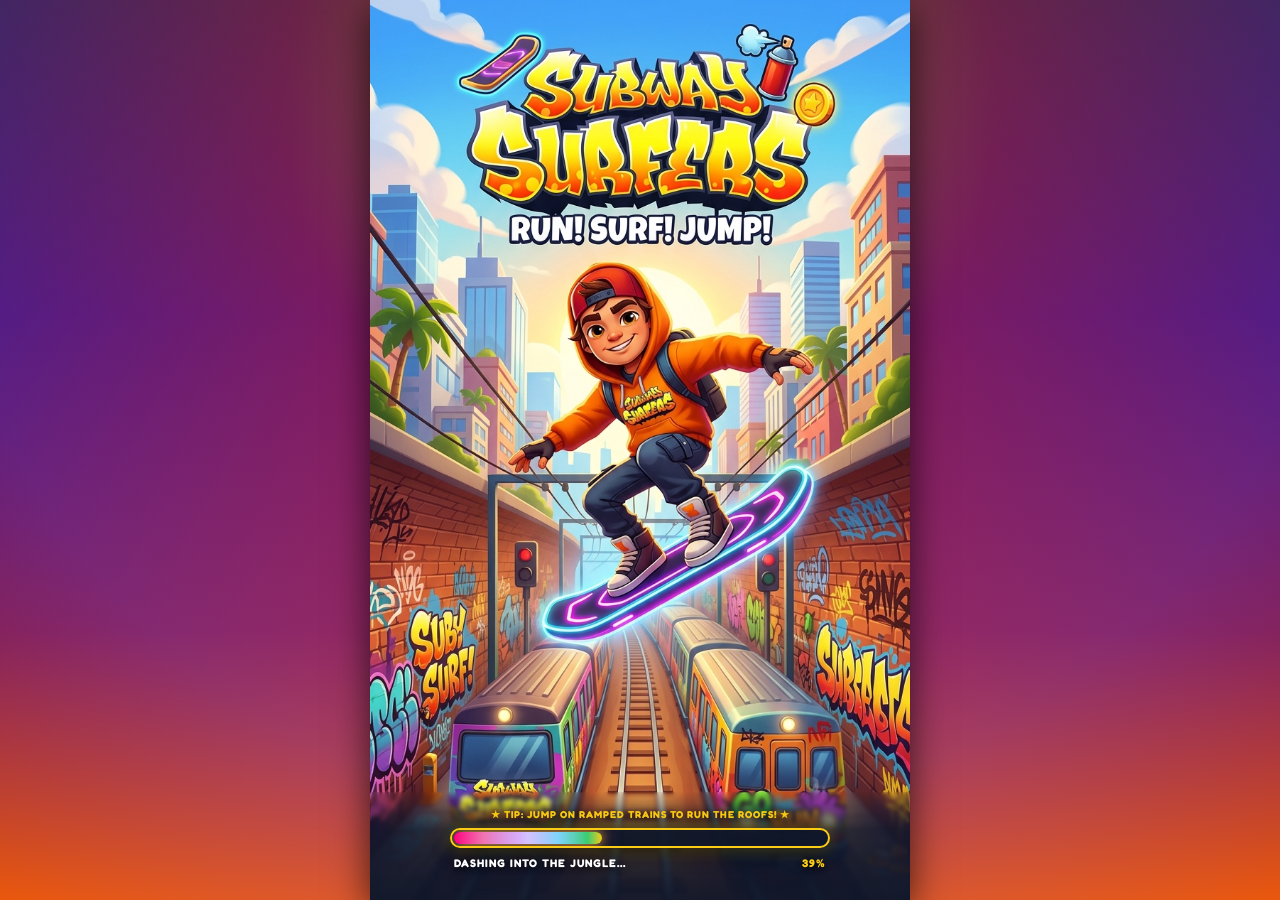
<file: index.html>
<!DOCTYPE html>
<html lang="en">
<head>
  <meta charset="UTF-8">
  <meta name="viewport" content="width=device-width, initial-scale=1.0, maximum-scale=1.0, user-scalable=no">
  <title>Jungle Dash 3D | Vine Swings, Jungle Trails & Endless Runs</title>
  <meta name="description" content="Play Jungle Dash 3D online! Run through neon jungle trails, swing on vines, collect gold coins, and dodge obstacles in full 3D.">
  <link rel="preconnect" href="https://fonts.googleapis.com">
  <link rel="preconnect" href="https://fonts.gstatic.com" crossorigin>
  <link href="https://fonts.googleapis.com/css2?family=Fredoka:wght@500;600;700;800;900&family=Orbitron:wght@700;900&display=swap" rel="stylesheet">
  <meta http-equiv="Cache-Control" content="no-cache, no-store, must-revalidate">
  <meta http-equiv="Pragma" content="no-cache">
  <meta http-equiv="Expires" content="0">
  <link rel="stylesheet" href="style.css?v=subway3d_v30">
  <link rel="icon" href="data:image/svg+xml,<svg xmlns=%22http://www.w3.org/2000/svg%22 viewBox=%220 0 100 100%22><text y=%22.9em%22 font-size=%2290%22>⚡</text></svg>">
  <link rel="manifest" href="manifest.webmanifest">
  <meta name="theme-color" content="#4ade80">
  <meta name="mobile-web-app-capable" content="yes">
  <meta name="apple-mobile-web-app-capable" content="yes">
  <meta name="apple-mobile-web-app-status-bar-style" content="black-translucent">
  <meta name="apple-mobile-web-app-title" content="Jungle Dash">
  <link rel="apple-touch-icon" href="icon.svg">
</head>
<body>
  <div id="pageWrapper">
    <!-- Ambient glowing backdrop grids -->
    <div class="cyber-grid-bg"></div>

    <main id="gameWrapper">
      <div id="gameContainer">
        <!-- Canvas Game World -->
        <canvas id="gameCanvas"></canvas>

        <!-- Full-Screen Power-Up Visual FX Shaders & Vignette Overlays -->
        <div id="powerupFilterOverlay" class="powerup-filter-overlay">
          <div id="fxJetpack" class="filter-layer jetpack-speedlines hidden"></div>
          <div id="fxMagnet" class="filter-layer magnet-pulse-ring hidden"></div>
          <div id="fxMultiplier" class="filter-layer multiplier-gold-aura hidden"></div>
          <div id="fxSneakers" class="filter-layer sneakers-bounce-trail hidden"></div>
          <div id="fxHoverboard" class="filter-layer hoverboard-cyber-glow hidden"></div>
        </div>

        <!-- CRT scanline overlay -->

        <!-- HUD (Heads-Up Display: Authentic Subway Surfers Arcade HUD) -->
        <header id="hud" class="hidden">
          <div class="hud-left">
            <button type="button" id="pauseBtn" class="subway-hud-pause-btn" title="Pause Game (P)" aria-label="Pause Game">
              <svg viewBox="0 0 24 24" class="hud-btn-svg"><rect x="6" y="5" width="4" height="14" rx="2" fill="#ffffff"/><rect x="14" y="5" width="4" height="14" rx="2" fill="#ffffff"/></svg>
            </button>
            <button type="button" id="hudHoverboardBtn" class="subway-hud-hoverboard-btn" title="Activate Hoverboard (Double Tap)" aria-label="Activate Hoverboard">
              <svg viewBox="0 0 32 16" class="hud-btn-svg"><rect x="2" y="5" width="28" height="6" rx="3" fill="#38bdf8"/><circle cx="7" cy="12" r="2.5" fill="#facc15"/><circle cx="25" cy="12" r="2.5" fill="#facc15"/></svg>
              <span id="hudHoverboardQty" class="hud-hb-qty">x3</span>
            </button>
            <div id="shieldDisplay" class="stat-badge shield-badge hidden">
              <svg viewBox="0 0 24 24" class="badge-svg-icon"><path d="M12 2L4 5v6.09c0 5.05 3.41 9.76 8 10.91 4.59-1.15 8-5.86 8-10.91V5l-8-3z" fill="#06d6a0"/></svg>
              <span id="shieldCount">0</span>
            </div>
            <div id="hudKeyDisplay" class="stat-badge key-badge">
              <svg viewBox="0 0 24 24" class="badge-svg-icon key-gold-svg"><path d="M7 14a5 5 0 1 1 4.58-3H17v2h2v-2h2v3h2v-5H11.58A5 5 0 0 1 7 14zm0-7a2 2 0 1 0 0 4 2 2 0 0 0 0-4z" fill="#facc15"/></svg>
              <span id="hudKeyCount">3</span>
            </div>
          </div>

          <!-- Centered Coin Combo Streak Callout -->
          <div id="hudCoinCombo" class="hud-coin-combo hidden">
            <span id="hudComboText" class="hud-combo-text">5X COMBO! 🔥</span>
          </div>

          <div class="hud-right">
            <!-- Subway Surfers Chunky Condensed Score Counter -->
            <div class="stat-pill score-pill">
              <div id="hudMultiplierTag" class="hud-mult-tag">
                <svg viewBox="0 0 20 20" class="svg-mult-star"><polygon points="10,1 12.5,7 19,7.5 14,12 15.5,18.5 10,15 4.5,18.5 6,12 1,7.5 7.5,7" fill="#facc15"/></svg>
                <span id="hudMultVal">2X</span>
              </div>
              <span id="scoreDisplay" class="hud-score-digits">0</span>
            </div>

            <!-- Subway Surfers Glossy 3D Gold Coin Counter -->
            <div class="stat-badge coin-badge">
              <svg viewBox="0 0 28 28" class="badge-svg-icon coin-gold-svg">
                <circle cx="14" cy="14" r="13" fill="url(#hudCoinGradOuter)" stroke="#ffffff" stroke-width="1.6"/>
                <circle cx="14" cy="14" r="9.5" fill="url(#hudCoinGradInner)" stroke="#b45309" stroke-width="1.2"/>
                <path d="M14 7.5l1.6 3.8 4.1.4-3.1 2.8.9 4-3.5-2.1-3.5 2.1.9-4-3.1-2.8 4.1-.4z" fill="#ffffff"/>
                <defs>
                  <linearGradient id="hudCoinGradOuter" x1="0" y1="0" x2="1" y2="1"><stop offset="0%" stop-color="#fffbeb"/><stop offset="50%" stop-color="#f59e0b"/><stop offset="100%" stop-color="#b45309"/></linearGradient>
                  <linearGradient id="hudCoinGradInner" x1="0" y1="0" x2="1" y2="1"><stop offset="0%" stop-color="#fef08a"/><stop offset="100%" stop-color="#eab308"/></linearGradient>
                </defs>
              </svg>
              <span id="coinCount" class="hud-coin-digits">0</span>
            </div>

            <div class="hud-mini-actions">
              <button id="bgmBtn" class="hud-mini-icon-btn" title="Toggle Music" aria-label="Toggle Music">
                <svg viewBox="0 0 24 24" class="svg-mini-glyph"><path d="M12 3v10.55A4 4 0 1 0 14 17V7h4V3h-6z" fill="currentColor"/></svg>
              </button>
              <button id="muteBtn" class="hud-mini-icon-btn" title="Toggle Sound FX" aria-label="Toggle Sound Effects">
                <svg viewBox="0 0 24 24" class="svg-mini-glyph"><path d="M3 9v6h4l5 5V4L7 9H3zm13.5 3c0-1.77-1.02-3.29-2.5-4.03v8.05c1.48-.73 2.5-2.25 2.5-4.02z" fill="currentColor"/></svg>
              </button>
            </div>
            <div id="powerupContainer">
              <div id="powerupDisplay" class="powerup-badge hidden">
                <span id="powerupIcon">⚡</span>
                <span id="powerupText">MAGNET 8s</span>
              </div>
              <div id="activePowerupsList" class="active-powerups-list"></div>
            </div>
            <div id="zoneBadge" class="zone-badge">
              <span class="dot"></span>
              <span id="zoneDisplay">TOKYO FOOD STREET</span>
            </div>
            <div class="speedometer" style="display:none;">
              <div class="speed-bar-wrap">
                <div id="speedBarFill" class="speed-bar-fill"></div>
              </div>
            </div>
          </div>
        </header>

        <!-- Dynamic In-Game Mission Toast Popup -->
        <div id="missionToast" class="mission-toast hidden">
          <div class="toast-content">
            <span class="toast-star">🏆</span>
            <div class="toast-text-wrap">
              <span class="toast-title">MISSION COMPLETE!</span>
              <span id="missionToastDesc" class="toast-desc">Collected 300 Coins</span>
            </div>
            <span id="missionToastReward" class="toast-reward">+250 🪙</span>
          </div>
        </div>

        <!-- On-screen Touch & Virtual Controls for Mobile / Mouse -->
        <div id="virtualControls" class="hidden">
          <div class="control-row">
            <button id="ctrlLeft" class="v-btn" aria-label="Move Left">
              <span>◀</span>
              <small>A / ←</small>
            </button>
            <div class="v-btn-center">
              <button id="ctrlJump" class="v-btn v-btn-action" aria-label="Jump">
                <span>▲ JUMP</span>
                <small>W / ↑ / Space</small>
              </button>
              <button id="ctrlSlide" class="v-btn v-btn-action" aria-label="Slide">
                <span>▼ SLIDE</span>
                <small>S / ↓</small>
              </button>
            </div>
            <button id="ctrlRight" class="v-btn" aria-label="Move Right">
              <span>▶</span>
              <small>D / →</small>
            </button>
          </div>
        </div>

        <!-- Overlays -->
        <!-- PAGE 1: SUBWAY SURFERS SPLASH & LOADING SCREEN -->
        <section id="splashScreen" class="overlay splash-overlay">
          <div class="splash-art-wrap">
            <img src="splash.png?v=subway3d_v20" alt="Jungle Dash 3D" class="splash-bg-img" id="splashBgImg">
          </div>
          <div class="splash-content-overlay">
            <div class="splash-loader-area">
              <div class="splash-tip-text" id="splashTipText">★ TIP: JUMP ON RAMPED TRAINS TO RUN THE ROOFS! ★</div>
              <div class="splash-progress-track">
                <div id="splashProgressFill" class="splash-progress-fill">
                  <div class="splash-progress-shine"></div>
                </div>
              </div>
              <div class="splash-status-row">
                <span class="splash-loading-text">DASHING INTO THE JUNGLE...</span>
                <span id="splashPercentText" class="splash-percent-text">0%</span>
              </div>
            </div>
          </div>
        </section>

        <!-- PAGE 2: MAIN START SCREEN (Subway Surfers Full-Cover Home) -->
        <section id="menuScreen" class="menu-overlay-fullscreen hidden">
          <!-- Top Navigation Header: Settings, Custom Player Name Pill, High Score, Coins Bank -->
          <header class="menu-top-bar" style="width: 100%; display: flex; justify-content: space-between; align-items: center; gap: 6px; box-sizing: border-box; z-index: 30; pointer-events: auto;">
            <!-- Left: Settings Gear -->
            <button type="button" id="menuSettingsBtn" class="nav-cyber-btn settings-btn-glow" aria-label="Open Settings" title="Game Settings">
              <svg viewBox="0 0 24 24" class="menu-btn-svg"><path d="M19.14 12.94c.04-.3.06-.61.06-.94 0-.32-.02-.64-.07-.94l2.03-1.58a.49.49 0 0 0 .12-.61l-1.92-3.32a.49.49 0 0 0-.59-.22l-2.39.96c-.5-.38-1.03-.7-1.62-.94l-.36-2.54a.484.484 0 0 0-.48-.41h-3.84c-.24 0-.44.17-.47.41l-.36 2.54c-.59.24-1.13.57-1.62.94l-2.39-.96c-.22-.08-.47 0-.59.22L2.74 8.87c-.12.21-.08.47.12.61l2.03 1.58c-.05.3-.09.63-.09.94s.02.64.07.94l-2.03 1.58a.49.49 0 0 0-.12.61l1.92 3.32c.12.22.37.29.59.22l2.39-.96c.5.38 1.03.7 1.62.94l.36 2.54c.05.24.24.41.48.41h3.84c.24 0 .44-.17.47-.41l.36-2.54c.59-.24 1.13-.56 1.62-.94l2.39.96c.22.08.47 0 .59-.22l1.92-3.32c.12-.22.07-.47-.12-.61l-2.01-1.58zM12 15.6c-1.98 0-3.6-1.62-3.6-3.6s1.62-3.6 3.6-3.6 3.6 1.62 3.6 3.6-1.62 3.6-3.6 3.6z" fill="#ffffff"/></svg>
            </button>

            <!-- Center: Player's Custom Name Pill (With 3D Character Avatar Portrait) -->
            <button type="button" id="menuProfileBtn" class="subway-player-pill" aria-label="Set Runner Name" title="Tap to Set Your Runner Name">
              <canvas id="profileAvatarCanvas" class="profile-avatar-canvas" width="34" height="34"></canvas>
              <span id="profileCallsignPill" class="profile-callsign-pill">SET NAME</span>
              <svg viewBox="0 0 24 24" class="svg-edit-pencil"><path d="M3 17.25V21h3.75L17.81 9.94l-3.75-3.75L3 17.25zM20.71 7.04a.996.996 0 0 0 0-1.41l-2.34-2.34a.996.996 0 0 0-1.41 0l-1.83 1.83 3.75 3.75 1.83-1.83z" fill="#38bdf8"/></svg>
            </button>

            <!-- Right: High Score & Bank Pills -->
            <div class="menu-top-right" style="display: flex; align-items: center; gap: 5px; flex-shrink: 0;">
              <div class="high-score-pill" title="Personal Record">
                <svg viewBox="0 0 24 24" class="top-pill-svg"><path d="M19 5h-2V3H7v2H5c-1.1 0-2 .9-2 2v1c0 2.55 1.92 4.63 4.39 4.94.63 1.5 1.98 2.63 3.61 2.96V19H7v2h10v-2h-4v-3.1c1.63-.33 2.98-1.46 3.61-2.96C19.08 12.63 21 10.55 21 8V7c0-1.1-.9-2-2-2zM5 8V7h2v3.82C5.84 10.4 5 9.3 5 8zm14 0c0 1.3-.84 2.4-2 2.82V7h2v1z" fill="#facc15"/></svg>
                <span id="menuBestScore" class="bank-count">0</span>
              </div>
              <div class="coin-bank-pill" title="Total Banked Coins">
                <svg viewBox="0 0 24 24" class="top-pill-svg"><circle cx="12" cy="12" r="10" fill="#f59e0b" stroke="#ffffff" stroke-width="1.5"/><circle cx="12" cy="12" r="7" fill="#fde047"/><path d="M12 7l1.2 2.8 3.1.3-2.3 2.1.7 3-2.7-1.6-2.7 1.6.7-3-2.3-2.1 3.1-.3z" fill="#ffffff"/></svg>
                <span id="menuCoinBank" class="bank-count">0</span>
              </div>
              <div class="key-bank-pill" title="Total Keys">
                <svg viewBox="0 0 24 24" class="top-pill-svg"><path d="M7 14a5 5 0 1 1 4.58-3H17v2h2v-2h2v3h2v-5H11.58A5 5 0 0 1 7 14zm0-7a2 2 0 1 0 0 4 2 2 0 0 0 0-4z" fill="#facc15"/></svg>
                <span id="menuKeyBank" class="bank-count">3</span>
              </div>
            </div>
          </header>

          <!-- Top Brand Banner: Subway Surfers Graffiti Logo -->
          <div class="subway-title-wrap" style="display: flex; flex-direction: column; align-items: center; text-align: center; margin-top: 2px; pointer-events: none;">
            <div class="subway-tag-pill"><span role="img" aria-label="Metro train">🚇</span> 3D NEON JUNGLE • SKY HARBOR &amp; DESERT CANYON <span role="img" aria-label="Metro train">🚇</span></div>
            <h1 class="subway-main-title">JUNGLE <span class="pop-accent">DASH</span> <span class="v3d-badge">3D</span></h1>
          </div>

          <!-- Subway Surfers Floating Side Rails (Left & Right Quick Actions) -->
          <div class="subway-side-rails" style="width: 100%; display: flex; justify-content: space-between; align-items: center; padding: 0 4px; box-sizing: border-box; pointer-events: auto; z-index: 25;">
            <!-- Left Rail: World Tour, Characters (Crew), Chest, Daily Missions, and Season Hunt -->
            <div class="side-rail-col side-rail-left" style="display: flex; flex-direction: column; gap: 8px;">
              <button type="button" id="menuWorldBtn" class="subway-side-btn world-side-btn" title="Choose City World">
                <svg viewBox="0 0 24 24" class="side-btn-svg"><circle cx="12" cy="12" r="10" fill="#0284c7" stroke="#38bdf8" stroke-width="1.5"/><ellipse cx="12" cy="12" rx="4.5" ry="10" fill="none" stroke="#ffffff" stroke-width="1.2"/><line x1="2" y1="12" x2="22" y2="12" stroke="#ffffff" stroke-width="1.2"/></svg>
                <span class="side-btn-lbl">WORLD</span>
              </button>
              <button type="button" id="menuSuitsBtn" class="subway-side-btn me-side-btn" title="Character Outfits">
                <svg viewBox="0 0 24 24" class="side-btn-svg"><path d="M12 2a5 5 0 0 1 5 5c0 2.76-2.24 5-5 5s-5-2.24-5-5a5 5 0 0 1 5-5zm0 12c4.42 0 8 1.79 8 4v2H4v-2c0-2.21 3.58-4 8-4z" fill="#ec4899"/></svg>
                <span class="side-btn-lbl">CREW</span>
              </button>
              <button type="button" id="menuChestBtn" class="subway-side-btn chest-side-btn" title="Open Mystery Chest">
                <svg viewBox="0 0 24 24" class="side-btn-svg"><rect x="3" y="8" width="18" height="13" rx="2" fill="#b45309" stroke="#fde047" stroke-width="1.2"/><rect x="2" y="5" width="20" height="4" rx="1.5" fill="#d97706"/><circle cx="12" cy="13" r="2.5" fill="#fde047"/><path d="M12 2l2.5 4H9.5z" fill="#facc15"/></svg>
                <span class="side-btn-lbl">CHEST</span>
                <span id="chestBadge" class="side-notify-dot hidden">!</span>
              </button>
              <button type="button" id="menuMissionsBtn" class="subway-side-btn missions-side-btn" title="Daily Missions &amp; Quests">
                <svg viewBox="0 0 24 24" class="side-btn-svg"><circle cx="12" cy="12" r="10" fill="#ef4444"/><circle cx="12" cy="12" r="6.5" fill="#ffffff"/><circle cx="12" cy="12" r="3" fill="#ef4444"/></svg>
                <span class="side-btn-lbl">QUESTS</span>
                <span id="missionsBadge" class="side-notify-dot hidden">!</span>
              </button>
              <button type="button" id="menuSeasonBtn" class="subway-side-btn season-side-btn" title="Tokyo Season Hunt">
                <svg viewBox="0 0 24 24" class="side-btn-svg"><path d="M12 2c1 3 4 4 4 7 0 2.2-1.8 4-4 4s-4-1.8-4-4c0-3 3-4 4-7z" fill="#f472b6"/><circle cx="12" cy="12" r="2.5" fill="#ffffff"/></svg>
                <span class="side-btn-lbl">SEASON</span>
              </button>
            </div>

            <!-- Right Rail: Top Run Leaderboard, Skate Shop, Boosters, and Achievements -->
            <div class="side-rail-col side-rail-right" style="display: flex; flex-direction: column; gap: 8px;">
              <button type="button" id="menuLeaderboardBtn" class="subway-side-btn rank-side-btn" title="Top Run Leaderboard">
                <svg viewBox="0 0 24 24" class="side-btn-svg"><path d="M19 5h-2V3H7v2H5c-1.1 0-2 .9-2 2v1c0 2.55 1.92 4.63 4.39 4.94.63 1.5 1.98 2.63 3.61 2.96V19H7v2h10v-2h-4v-3.1c1.63-.33 2.98-1.46 3.61-2.96C19.08 12.63 21 10.55 21 8V7c0-1.1-.9-2-2-2z" fill="#facc15"/></svg>
                <span class="side-btn-lbl">TOP RUN</span>
              </button>
              <button type="button" id="menuShopBtn" class="subway-side-btn shop-side-btn" title="Skate Shop">
                <svg viewBox="0 0 24 24" class="side-btn-svg"><path d="M18 6h-2c0-2.21-1.79-4-4-4S8 3.79 8 6H6c-1.1 0-2 .9-2 2v12c0 1.1.9 2 2 2h12c1.1 0 2-.9 2-2V8c0-1.1-.9-2-2-2zm-6-2c1.1 0 2 .9 2 2h-4c0-1.1.9-2 2-2zm6 16H6V8h2v2c0 .55.45 1 1 1s1-.45 1-1V8h4v2c0 .55.45 1 1 1s1-.45 1-1V8h2v12z" fill="#38bdf8"/></svg>
                <span class="side-btn-lbl">SHOP</span>
              </button>
              <button type="button" id="menuUpgradesBtn" class="subway-side-btn boost-side-btn" title="Boost Upgrades">
                <svg viewBox="0 0 24 24" class="side-btn-svg"><polygon points="13,2 4,14 11,14 9,22 20,10 13,10" fill="#f59e0b"/></svg>
                <span class="side-btn-lbl">BOOST</span>
              </button>
              <button type="button" id="menuAchievementsBtn" class="subway-side-btn badges-side-btn" title="Achievements">
                <svg viewBox="0 0 24 24" class="side-btn-svg"><circle cx="12" cy="15" r="7" fill="#ca8a04"/><path d="M12 2l2.5 5H9.5z" fill="#facc15"/><circle cx="12" cy="15" r="4.5" fill="#fde047"/><path d="M12 12.5l1 2.2 2.3.2-1.7 1.5.5 2.2-2.1-1.2-2.1 1.2.5-2.2-1.7-1.5 2.3-.2z" fill="#ca8a04"/></svg>
                <span class="side-btn-lbl">AWARDS</span>
              </button>
            </div>
          </div>

          <!-- Bottom Action Area: Subway Surfers TAP TO RUN -->
          <footer class="menu-bottom-actions" style="width: 100%; max-width: 360px; display: flex; flex-direction: column; align-items: center; gap: 8px; margin-bottom: 6px; pointer-events: auto;">
            <div class="active-suit-pill">
              <span class="suit-dot"></span>
              <span>RUNNER: <strong id="equippedCostumeName">KAI</strong></span>
            </div>

            <button type="button" id="playBtn" class="subway-run-btn" aria-label="Tap to Play Jungle Dash 3D" style="width: 100%; max-width: 340px; background: linear-gradient(135deg, #10b981 0%, #059669 50%, #047857 100%); border: 2.5px solid #6ee7b7; border-radius: 20px; color: #ffffff; cursor: pointer; display: flex; flex-direction: column; align-items: center; justify-content: center; padding: 14px 18px; box-shadow: 0 10px 25px rgba(16, 185, 129, 0.6); text-decoration: none;">
              <span class="btn-text" style="font-family: 'Orbitron', sans-serif; font-size: 22px; font-weight: 900; letter-spacing: 1.5px; text-shadow: 0 2px 8px rgba(0,0,0,0.5);">TAP TO PLAY ▶</span>
              <small class="run-hint" style="font-size: 10px; font-weight: 700; letter-spacing: 0.8px; color: #d1fae5; margin-top: 3px; text-transform: uppercase;">SWIPE ◀ ▶ MOVE • ▲ CLIMB TRAIN • ▼ SLIDE</small>
            </button>

            <!-- Secondary CTAs: Small Footer Strip (Other Games & Install App) -->
            <div class="subway-secondary-footer-strip">
              <a href="gravity-flip.html" class="footer-strip-cta-btn game-strip-cta" aria-label="Play Gravity Flip 3D Endless Runner">
                <span role="img" aria-label="Cyberpunk swirl">🌀</span>
                <span>GRAVITY FLIP 3D</span>
              </a>
              <button type="button" id="installAppBtn" class="footer-strip-cta-btn install-strip-cta" aria-label="Install App for Offline Play">
                <span role="img" aria-label="Mobile phone">📲</span>
                <span>INSTALL APP</span>
              </button>
            </div>
          </footer>
        </section>

        <!-- Settings & Profile Modal (Profile, Environments, Audio Volume, Guidelines) -->
        <section id="settingsModal" class="overlay modal-overlay hidden">
          <div class="glass-panel modal-panel">
            <div class="modal-header">
              <div class="modal-title-wrap">
                <span class="modal-tag">SETTINGS</span>
                <h2>SETTINGS &amp; PROFILE</h2>
              </div>
              <button type="button" id="closeSettingsBtn" class="close-icon-btn" aria-label="Close Settings">✕</button>
            </div>

            <div class="modal-nav-tabs">
              <button type="button" class="tab-btn active" data-tab="tabProfile" id="tabBtnProfile">PROFILE</button>
              <button type="button" class="tab-btn" data-tab="tabBackgrounds" id="tabBtnBackgrounds">WORLDS</button>
              <button type="button" class="tab-btn" data-tab="tabAudio" id="tabBtnAudio">AUDIO</button>
              <button type="button" class="tab-btn" data-tab="tabDirectives" id="tabBtnDirectives">HOW TO PLAY</button>
            </div>

            <!-- Tab 1: Profile Customization -->
            <div id="tabProfile" class="tab-content">
              <div class="profile-card modal-card">
                <div class="profile-header-row">
                  <div class="profile-avatar-big" id="profileBigAvatar" role="img" aria-label="Runner avatar">🏃</div>
                  <div class="profile-meta-info">
                    <div class="profile-rank-badge" id="profileRankBadge"><span role="img" aria-label="Lightning">⚡</span> TOP RUNNER</div>
                    <span class="profile-sub-label">RUNNER PROFILE</span>
                  </div>
                </div>

                <div class="profile-name-edit-box">
                  <label for="profileCallsignInput" class="profile-input-label">RUNNER NAME (YOUR NAME)</label>
                  <div class="profile-input-row">
                    <input type="text" id="profileCallsignInput" class="profile-text-input" maxlength="14" value="" placeholder="Enter Your Runner Name...">
                    <button type="button" id="profileSaveBtn" class="cyber-btn primary-btn profile-save-btn">SAVE</button>
                  </div>
                </div>

                <div class="profile-avatar-picker">
                  <span class="profile-section-title">SELECT RUNNER AVATAR</span>
                  <div class="avatar-chips-grid" id="avatarChipsGrid">
                    <button type="button" class="avatar-chip active" data-avatar="🏃" aria-label="Runner avatar"><span role="img" aria-label="Runner">🏃</span></button>
                    <button type="button" class="avatar-chip" data-avatar="🛹" aria-label="Skateboard avatar"><span role="img" aria-label="Skateboard">🛹</span></button>
                    <button type="button" class="avatar-chip" data-avatar="⚡" aria-label="Lightning avatar"><span role="img" aria-label="Lightning">⚡</span></button>
                    <button type="button" class="avatar-chip" data-avatar="👑" aria-label="Crown avatar"><span role="img" aria-label="Crown">👑</span></button>
                    <button type="button" class="avatar-chip" data-avatar="🔥" aria-label="Fire avatar"><span role="img" aria-label="Fire">🔥</span></button>
                    <button type="button" class="avatar-chip" data-avatar="⭐" aria-label="Star avatar"><span role="img" aria-label="Star">⭐</span></button>
                    <button type="button" class="avatar-chip" data-avatar="🌟" aria-label="Glowing star avatar"><span role="img" aria-label="Glowing star">🌟</span></button>
                    <button type="button" class="avatar-chip" data-avatar="🎧" aria-label="Headphones avatar"><span role="img" aria-label="Headphones">🎧</span></button>
                  </div>
                </div>

                <div class="profile-stats-summary">
                  <div class="pstat-item">
                    <span class="pstat-label">HIGH SCORE</span>
                    <strong class="pstat-val" id="profileStatBest">0</strong>
                  </div>
                  <div class="pstat-item">
                    <span class="pstat-label">BANKED COINS</span>
                    <strong class="pstat-val" id="profileStatBank">0</strong>
                  </div>
                  <div class="pstat-item">
                    <span class="pstat-label">SCORE MULTIPLIER</span>
                    <strong class="pstat-val highlight" id="profileStatTier">x1 ⭐</strong>
                  </div>
                </div>
              </div>
            </div>

            <!-- Tab 2: Worlds (rendered dynamically) -->
            <div id="tabBackgrounds" class="tab-content hidden">
              <div class="worlds-modal-header">
                <div class="worlds-modal-tag">CHOOSE DESTINATION</div>
                <p class="worlds-modal-subtitle">Pick any world theme to change 3D tracks, skyline &amp; obstacles!</p>
              </div>
              <div class="worlds-scroll-list" id="bgChoicesList"></div>
            </div>

            <!-- Tab 3: Audio Settings -->
            <div id="tabAudio" class="tab-content hidden">
              <div class="audio-controls-card modal-card">
                <div class="audio-banner-header">
                  <span class="audio-banner-icon">🎧</span>
                  <div class="audio-banner-text">
                    <h4>JUNGLE AUDIO STATION</h4>
                    <small>BGM tracks, dynamic sound effects &amp; audio balance</small>
                  </div>
                </div>

                <div class="setting-item audio-box-card">
                  <div class="setting-label-row">
                    <div class="setting-label-left">
                      <span class="setting-icon-pill">🎵</span>
                      <div class="setting-titles">
                        <span class="main-title">MUSIC (BGM)</span>
                        <small class="sub-title">Neon Jungle Melodies</small>
                      </div>
                    </div>
                    <div class="setting-ctrls-right">
                      <span id="bgmVolText" class="audio-percent-pill">70%</span>
                      <button type="button" id="settingsBgmToggle" class="subway-audio-toggle active">ON</button>
                    </div>
                  </div>
                  <input type="range" id="settingsBgmSlider" min="0" max="100" value="70" class="subway-slider-track">
                  <div class="audio-action-row">
                    <button type="button" id="testBgmBtn" class="audio-test-btn">▶ PLAY MUSIC PREVIEW</button>
                  </div>
                </div>

                <div class="setting-item audio-box-card">
                  <div class="setting-label-row">
                    <div class="setting-label-left">
                      <span class="setting-icon-pill">🔊</span>
                      <div class="setting-titles">
                        <span class="main-title">SOUND FX</span>
                        <small class="sub-title">Coin Pickups, Jetpack, Jumps &amp; Trains</small>
                      </div>
                    </div>
                    <div class="setting-ctrls-right">
                      <span id="sfxVolText" class="audio-percent-pill">90%</span>
                      <button type="button" id="settingsSfxToggle" class="subway-audio-toggle active">ON</button>
                    </div>
                  </div>
                  <input type="range" id="settingsSfxSlider" min="0" max="100" value="90" class="subway-slider-track">
                  <div class="audio-action-row">
                    <button type="button" id="testSfxBtn" class="audio-test-btn">🔊 TEST SOUND EFFECT</button>
                  </div>
                </div>
              </div>
            </div>

            <!-- Tab 4: How To Play -->
            <div id="tabDirectives" class="tab-content hidden">
              <div class="instructions-card modal-card">
                <h3>HOW TO PLAY JUNGLE DASH 3D</h3>
                <ul>
                  <li><span class="key-badge">A</span> <span class="key-badge">D</span> / <span class="key-badge">←</span> <span class="key-badge">→</span> / Swipe Horizontal: Change 3D Tracks</li>
                  <li><span class="key-badge">W</span> / <span class="key-badge">↑</span> / <span class="key-badge">Space</span> / Swipe Up: Jump over Track Barriers &amp; onto Trains!</li>
                  <li><span class="key-badge">S</span> / <span class="key-badge">↓</span> / Swipe Down: Slide under Overhead Gantries</li>
                  <li><span class="bonus-pill">🛹 HOVERBOARD</span> Double-tap anywhere to ride hoverboard (gives crash immunity)!</li>
                  <li><span class="bonus-pill">🚀 JETPACK</span> Fly high in the sky and collect golden coin waves!</li>
                  <li><span class="bonus-pill">👟 SNEAKERS</span> Super bounce jump high over trains and roadblocks!</li>
                  <li><span class="warn-pill">AVOID</span> Crashing head-on into closed train cabs or pillars!</li>
                </ul>
              </div>
            </div>

            <button type="button" id="applySettingsBtn" class="cyber-btn primary-btn modal-done-btn">DONE</button>
          </div>
        </section>

        <!-- Cyber Armory Shop Modal (Costumes & Upgrades) -->
        <section id="shopModal" class="overlay modal-overlay hidden">
          <div class="glass-panel modal-panel shop-panel">
            <div class="modal-header">
              <div class="modal-title-wrap">
                <span class="modal-tag">CHARACTERS &amp; BOOSTS</span>
                <h2>JUNGLE CREW</h2>
              </div>
              <div class="modal-header-right">
                <div class="coin-bank-pill">
                  <span class="coin-icon">🪙</span>
                  <span id="shopCoinBank" class="bank-count">0</span>
                </div>
                <div class="key-bank-pill">
                  <span class="key-icon">🔑</span>
                  <span id="shopKeyBank" class="bank-count">3</span>
                </div>
                <button type="button" id="closeShopBtn" class="close-icon-btn" aria-label="Close Shop">✕</button>
              </div>
            </div>

            <div class="modal-nav-tabs">
              <button type="button" class="tab-btn active" data-tab="tabCostumes" id="tabBtnCostumes">🏃 CHARACTERS</button>
              <button type="button" class="tab-btn" data-tab="tabBoards" id="tabBtnBoards">🛹 BOARDS</button>
              <button type="button" class="tab-btn" data-tab="tabUpgrades" id="tabBtnUpgrades">⚡ BOOST UPGRADES</button>
            </div>

            <!-- Costumes Tab -->
            <div id="tabCostumes" class="tab-content">
              <div class="costumes-scroll" id="costumesList">
                <!-- Dynamically populated or rendered -->
              </div>
            </div>

            <!-- Boards Tab (Subway Surfers Custom Hoverboards) -->
            <div id="tabBoards" class="tab-content hidden">
              <div class="boards-scroll" id="boardsList">
                <!-- Dynamically populated boards -->
              </div>
            </div>

            <!-- Upgrades Tab -->
            <div id="tabUpgrades" class="tab-content hidden">
              <div class="upgrades-scroll" id="upgradesList">
                <!-- Dynamically populated -->
              </div>
            </div>

            <button type="button" id="leaveShopBtn" class="cyber-btn primary-btn modal-done-btn">BACK TO MENU</button>
          </div>
        </section>

        <!-- Pause Screen -->
        <section id="pauseScreen" class="overlay hidden">
          <div class="glass-panel">
            <h2 class="section-title">GAME PAUSED</h2>
            <p class="section-subtitle">Take a breather, Runner!</p>
            <div class="btn-stack">
              <button id="resumeBtn" class="cyber-btn primary-btn">RESUME RUN ▶</button>
              <button id="quitBtn" class="cyber-btn secondary-btn">QUIT TO MENU</button>
            </div>
          </div>
        </section>

        <!-- PAGE 3: SUBWAY SURFERS RUN SUMMARY & GAME OVER -->
        <section id="gameOverScreen" class="overlay subway-gameover-overlay hidden">
          <div class="subway-gameover-card">
            <!-- Header Ribbon Banner -->
            <div class="gameover-ribbon-banner" id="gameoverRibbon">
              <span class="ribbon-star">★</span>
              <h2 id="gameoverTitle" class="gameover-banner-title">GAME OVER</h2>
              <span class="ribbon-star">★</span>
            </div>

            <!-- Runner Identity Pill -->
            <div class="gameover-runner-tag">
              <span id="gameoverAvatar" class="gameover-avatar-emoji" role="img" aria-label="Runner avatar">🏃</span>
              <span class="gameover-runner-lbl">RUN BY:</span>
              <strong id="gameoverCallsign" class="gameover-runner-name">RUNNER 1</strong>
            </div>

            <!-- Subway Surfers Authentic Score & Coin Card -->
            <div class="subway-score-box">
              <div class="score-main-display">
                <span class="score-pill-tag">FINAL SCORE</span>
                <div class="score-number-row">
                  <span id="finalScore" class="score-big-digits">0</span>
                </div>
                <div id="newBestBadge" class="new-best-ribbon hidden"><span role="img" aria-label="Trophy">🏆</span> NEW RECORD! <span role="img" aria-label="Trophy">🏆</span></div>
              </div>

              <div class="score-stats-grid">
                <div class="mini-stat-card coin-card">
                  <span class="mini-stat-icon" role="img" aria-label="Coins collected">🪙</span>
                  <div class="mini-stat-info">
                    <small>COINS RUN</small>
                    <strong id="finalCoins">0</strong>
                  </div>
                </div>

                <div class="mini-stat-card record-card">
                  <span class="mini-stat-icon" role="img" aria-label="High score trophy">🏆</span>
                  <div class="mini-stat-info">
                    <small>HIGH SCORE</small>
                    <strong id="bestScore">0</strong>
                  </div>
                </div>

                <div class="mini-stat-card bank-card">
                  <span class="mini-stat-icon" role="img" aria-label="Money bag bank">💰</span>
                  <div class="mini-stat-info">
                    <small>TOTAL BANK</small>
                    <strong id="gameoverBankTotal">0</strong>
                  </div>
                </div>
              </div>
            </div>

            <!-- Subway Surfers Arcade Buttons -->
            <div class="gameover-action-buttons">
              <button type="button" id="restartBtn" class="subway-play-again-btn" aria-label="Play Again">
                <span class="btn-play-icon">▶</span>
                <span class="btn-play-text">PLAY AGAIN</span>
              </button>

              <div class="gameover-sub-buttons">
                <button type="button" id="menuBtn" class="subway-sub-btn home-btn" aria-label="Back to Home Screen">
                  <span class="sub-btn-icon" role="img" aria-label="Home">🏠</span>
                  <span>HOME</span>
                </button>
                <button type="button" id="gameoverShopBtn" class="subway-sub-btn shop-btn" aria-label="Open Shop">
                  <span class="sub-btn-icon" role="img" aria-label="Shopping bags">🛍️</span>
                  <span>SHOP</span>
                </button>
              </div>
            </div>
          </div>
        </section>

        <!-- Dedicated Player Name Modal (Custom User-Given Name) -->
        <section id="nameModal" class="overlay modal-overlay hidden">
          <div class="glass-panel name-modal-panel">
            <div class="modal-header">
              <div class="modal-title-wrap">
                <span class="modal-tag">RUNNER PROFILE</span>
                <h2>ENTER YOUR NAME</h2>
              </div>
              <button type="button" id="closeNameModalBtn" class="close-icon-btn" aria-label="Close">✕</button>
            </div>
            <div class="name-modal-body">
              <label for="playerNameInput" class="name-field-label">TYPE YOUR NAME:</label>
              <div class="name-field-wrap">
                <span class="name-field-icon">✏️</span>
                <input type="text" id="playerNameInput" class="name-text-box" maxlength="14" placeholder="Your Name Here..." autocomplete="off">
              </div>

              <div class="name-avatar-section">
                <span class="name-field-label">CHOOSE YOUR AVATAR:</span>
                <div class="name-avatar-grid" id="nameAvatarGrid">
                  <button type="button" class="avatar-choice-btn active" data-av="🏃">🏃</button>
                  <button type="button" class="avatar-choice-btn" data-av="🛹">🛹</button>
                  <button type="button" class="avatar-choice-btn" data-av="⚡">⚡</button>
                  <button type="button" class="avatar-choice-btn" data-av="👑">👑</button>
                  <button type="button" class="avatar-choice-btn" data-av="🔥">🔥</button>
                  <button type="button" class="avatar-choice-btn" data-av="🤖">🤖</button>
                  <button type="button" class="avatar-choice-btn" data-av="🌟">🌟</button>
                  <button type="button" class="avatar-choice-btn" data-av="🎧">🎧</button>
                </div>
              </div>

              <button type="button" id="saveRunnerNameBtn" class="subway-save-name-btn">SAVE NAME &amp; RUN ▶</button>
            </div>
          </div>
        </section>

        <!-- World Tour Destination City Modal -->
        <section id="worldTourModal" class="overlay modal-overlay hidden">
          <div class="glass-panel modal-panel world-tour-panel">
            <div class="modal-header">
              <div class="modal-title-wrap">
                <span class="modal-tag">WORLD TOUR</span>
                <h2>DESTINATION CITY</h2>
              </div>
              <button type="button" id="closeWorldTourBtn" class="close-icon-btn" aria-label="Close World Tour">✕</button>
            </div>

            <div class="world-tour-carousel-hint">SWIPE OR CLICK TO TRAVEL <span role="img" aria-label="Airplane travel">✈️</span></div>

            <div class="world-tour-carousel-container" id="worldTourCards">
              <!-- Dynamically populated card carousel -->
            </div>

            <div class="world-tour-nav-bar">
              <button type="button" id="worldTourPrevBtn" class="carousel-nav-arrow-btn prev-btn" aria-label="Previous City">◀ PREV</button>
              <div class="world-tour-dots-indicator" id="worldTourDots">
                <!-- Indicators dynamically rendered -->
              </div>
              <button type="button" id="worldTourNextBtn" class="carousel-nav-arrow-btn next-btn" aria-label="Next City">NEXT ▶</button>
            </div>
          </div>
        </section>

        <!-- Daily Missions Modal (Subway Surfers Quests & Daily Trivia Quiz) -->
        <section id="missionsModal" class="overlay modal-overlay hidden">
          <div class="glass-panel modal-panel missions-panel">
            <div class="modal-header">
              <div class="modal-title-wrap">
                <span class="modal-tag">MISSIONS &amp; QUIZ</span>
                <h2>DAILY CHALLENGES</h2>
              </div>
              <button type="button" id="closeMissionsBtn" class="close-icon-btn" aria-label="Close Missions">✕</button>
            </div>

            <!-- Dual Tabs: Quests & Daily Quiz -->
            <div class="modal-nav-tabs">
              <button type="button" class="tab-btn active" id="tabBtnMissions" data-tab="tabQuestsMissions"><span role="img" aria-label="Target bullseye">🎯</span> DAILY QUESTS</button>
              <button type="button" class="tab-btn" id="tabBtnQuiz" data-tab="tabQuestsQuiz"><span role="img" aria-label="Brain quiz">🧠</span> DAILY QUIZ <span role="img" aria-label="Star reward">⭐</span></button>
            </div>

            <!-- Tab 1: Daily Quests -->
            <div id="tabQuestsMissions" class="tab-content">
              <!-- Multiplier Level Banner -->
              <div class="multiplier-level-banner">
                <div class="mult-banner-info">
                  <span class="mult-banner-lbl">CURRENT BASE MULTIPLIER</span>
                  <strong id="modalMultiplierVal" class="mult-banner-val">x1 <span role="img" aria-label="Star multiplier">⭐</span></strong>
                </div>
                <div class="mult-banner-hint">Complete quests to level up your score multiplier!</div>
              </div>

              <div class="missions-scroll-list" id="missionsList">
                <!-- Dynamically populated missions -->
              </div>
            </div>

            <!-- Tab 2: Daily Surfer Trivia Quiz -->
            <div id="tabQuestsQuiz" class="tab-content hidden">
              <div class="daily-quiz-card">
                <div class="quiz-badge-header">
                  <span class="quiz-pill">DAILY TRIVIA CHALLENGE</span>
                  <span class="quiz-reward-tag">PRIZE: <span role="img" aria-label="Coins">🪙</span> +300 &amp; <span role="img" aria-label="Key">🗝️</span> +1 KEY</span>
                </div>
                <div id="quizQuestionBox" class="quiz-question-box">
                  <div class="quiz-progress-text" id="quizQuestionCount">QUESTION 1 OF 3</div>
                  <h3 class="quiz-question-title" id="quizQuestionTitle">Which character wears the iconic red snapback cap?</h3>
                  <div class="quiz-options-grid" id="quizOptionsGrid">
                    <!-- 4 options dynamically wired -->
                  </div>
                </div>
                <div id="quizCompletedBox" class="quiz-completed-box hidden">
                  <div class="quiz-trophy-icon" role="img" aria-label="Quiz completion trophy">🏆</div>
                  <h3 class="quiz-completed-title">DAILY QUIZ COMPLETED!</h3>
                  <p class="quiz-completed-desc">You claimed <span role="img" aria-label="Coins">🪙</span> +300 Coins and <span role="img" aria-label="Key">🗝️</span> +1 Key! Come back tomorrow for fresh trivia!</p>
                </div>
              </div>
            </div>

            <button type="button" id="closeMissionsDoneBtn" class="cyber-btn primary-btn modal-done-btn">BACK TO MENU</button>
          </div>
        </section>

        <!-- Top Run Leaderboard Modal (Diamond, Gold, Silver, Bronze Leagues) -->
        <section id="leaderboardModal" class="overlay modal-overlay hidden">
          <div class="glass-panel modal-panel leaderboard-panel">
            <div class="modal-header">
              <div class="modal-title-wrap">
                <span class="modal-tag">TOP RUNNERS</span>
                <h2>TOP RUN LEADERBOARD</h2>
              </div>
              <button type="button" id="closeLeaderboardBtn" class="close-icon-btn" aria-label="Close Leaderboard">✕</button>
            </div>

            <!-- Player League Badge Banner -->
            <div class="leaderboard-league-banner" id="leaderboardLeagueBanner">
              <span class="league-trophy" id="leagueTrophyIcon">🥇</span>
              <div class="league-meta">
                <span id="leagueNameLbl" class="league-name">GOLD LEAGUE</span>
                <small id="leagueRankLbl" class="league-rank-pos">YOUR RANK: #2 IN THIS REGION</small>
              </div>
            </div>

            <div class="leaderboard-scroll-list" id="leaderboardList">
              <!-- Dynamically populated rivals -->
            </div>

            <button type="button" id="closeLeaderboardDoneBtn" class="cyber-btn primary-btn modal-done-btn">BACK TO MENU</button>
          </div>
        </section>

        <!-- Crash Revival Modal (5-second countdown with Keys 🔑) -->
        <section id="reviveModal" class="overlay modal-overlay hidden">
          <div class="glass-panel modal-panel revive-panel">
            <div class="revive-header">
              <span class="revive-tag">CRASHED!</span>
              <h2>SAVE YOUR RUN?</h2>
            </div>
            <div class="revive-countdown-wrap">
              <svg class="revive-timer-svg" viewBox="0 0 100 100">
                <circle class="revive-timer-bg" cx="50" cy="50" r="42"></circle>
                <circle id="reviveTimerCircle" class="revive-timer-bar" cx="50" cy="50" r="42"></circle>
              </svg>
              <div id="reviveCountdownText" class="revive-countdown-num">5</div>
            </div>
            <div class="revive-score-preview">
              <div class="revive-stat-col">
                <small>SCORE</small>
                <strong id="reviveScoreVal">0</strong>
              </div>
              <div class="revive-stat-col">
                <small>COINS</small>
                <strong id="reviveCoinsVal">0</strong>
              </div>
            </div>
            <button type="button" id="reviveActionBtn" class="subway-revive-btn">
              <span class="revive-btn-icon">🔑</span>
              <span id="reviveBtnLabel">REVIVE (x1 KEY)</span>
            </button>
            <button type="button" id="reviveGiveUpBtn" class="revive-skip-btn">GIVE UP &gt;</button>
          </div>
        </section>

        <!-- Mystery Box Opening Modal -->
        <section id="mysteryBoxModal" class="overlay modal-overlay hidden">
          <div class="glass-panel modal-panel mystery-box-panel">
            <div class="modal-header">
              <div class="modal-title-wrap">
                <span class="modal-tag">SPECIAL LOOT</span>
                <h2>MYSTERY BOX</h2>
              </div>
              <button type="button" id="closeMysteryBoxBtn" class="close-icon-btn" aria-label="Close">✕</button>
            </div>
            <div id="mysteryBoxesCount" class="mystery-box-count">CRATES TO UNBOX: 1</div>
            <div class="mystery-box-stage">
              <!-- Radial spinning sunburst godrays -->
              <div class="mystery-sunburst-rays"></div>
              <!-- Glowing neon stage pedestal -->
              <div class="mystery-pedestal-ring"></div>

              <!-- 3D Subway Surfers Crate -->
              <div class="mystery-crate-wrap" id="mysteryCrateEl" title="Tap Chest to Open!">
                <div class="subway-loot-crate">
                  <!-- Crate Wood Planks Layer -->
                  <div class="crate-planks-layer">
                    <span class="plank-line p1"></span>
                    <span class="plank-line p2"></span>
                    <span class="plank-line p3"></span>
                  </div>
                  <!-- Golden Reinforced Corner Brackets with Rivets -->
                  <div class="crate-gold-bracket corner-tl"><span class="bracket-rivet"></span></div>
                  <div class="crate-gold-bracket corner-tr"><span class="bracket-rivet"></span></div>
                  <div class="crate-gold-bracket corner-bl"><span class="bracket-rivet"></span></div>
                  <div class="crate-gold-bracket corner-br"><span class="bracket-rivet"></span></div>
                  <!-- Center Golden Band -->
                  <div class="crate-gold-band">
                    <span class="band-stud s-top"></span>
                    <span class="band-stud s-bot"></span>
                  </div>
                  <!-- 3D Golden Padlock Latch & Keyhole -->
                  <div class="crate-lock-plate">
                    <div class="crate-keyhole"></div>
                  </div>
                  <!-- Glossy 3D Question Mark Badge -->
                  <div class="crate-question-mark">?</div>
                  <!-- Ambient Sparkles -->
                  <div class="crate-sparkle sp-1">✨</div>
                  <div class="crate-sparkle sp-2">⭐</div>
                </div>
              </div>

              <!-- Mystery Reward Reveal (Bouncy Upward Animation) -->
              <div id="mysteryRewardReveal" class="mystery-reward-reveal hidden">
                <div class="reward-halo-rays"></div>
                <div id="mysteryRewardIcon" class="reward-icon-big" role="img" aria-label="Coins reward">🪙</div>
                <div id="mysteryRewardTitle" class="reward-title-big">+250 COINS</div>
                <div id="mysteryRewardDesc" class="reward-desc-text">Added straight to your coin bank!</div>
              </div>
            </div>
            <button type="button" id="mysteryBoxOpenBtn" class="cyber-btn primary-btn unbox-btn" aria-label="Open Mystery Box">TAP TO OPEN <span role="img" aria-label="Gift box">🎁</span></button>
            <button type="button" id="mysteryBoxBuyBtn" class="subway-buy-crate-btn hidden" aria-label="Buy and open crate for 500 coins">
              <span class="btn-icon" role="img" aria-label="Coins">🪙</span>
              <span>BUY &amp; OPEN CRATE (500 COINS)</span>
            </button>
            <button type="button" id="mysteryBoxDoneBtn" class="cyber-btn primary-btn modal-done-btn hidden">COLLECT &amp; CONTINUE ▶</button>
          </div>
        </section>

        <!-- World Tour Season Hunt Modal -->
        <section id="seasonModal" class="overlay modal-overlay hidden">
          <div class="glass-panel modal-panel season-panel">
            <div class="modal-header">
              <div class="modal-title-wrap">
                <span class="modal-tag">SEASON HUNT</span>
                <h2>WORLD TOUR SEASON <span role="img" aria-label="Cherry blossom">🌸</span></h2>
              </div>
              <button type="button" id="closeSeasonBtn" class="close-icon-btn" aria-label="Close Season">✕</button>
            </div>
            <div class="season-banner">
              <div class="season-token-summary">
                <span class="season-token-icon" role="img" aria-label="Sakura token">🌸</span>
                <div class="season-token-text">
                  <span class="season-token-lbl">COLLECTED TOKENS</span>
                  <strong id="seasonTokensCount">0</strong>
                </div>
              </div>
              <div class="season-hint">Collect Sakura Blossom tokens on tracks to claim exclusive tier prizes!</div>
            </div>
            <div class="season-tiers-list" id="seasonTiersList">
              <!-- Tier items populated dynamically -->
            </div>
            <button type="button" id="closeSeasonDoneBtn" class="cyber-btn primary-btn modal-done-btn">BACK TO MENU</button>
          </div>
        </section>

        <!-- Achievements Modal -->
        <section id="achievementsModal" class="overlay modal-overlay hidden">
          <div class="glass-panel modal-panel achievements-panel">
            <div class="modal-header">
              <div class="modal-title-wrap">
                <span class="modal-tag">RUNNER TROPHIES</span>
                <h2>AWARDS &amp; ACHIEVEMENTS</h2>
              </div>
              <button type="button" id="closeAchievementsBtn" class="close-icon-btn" aria-label="Close Achievements">✕</button>
            </div>

            <!-- Authentic Subway Surfers Trophy Progress Ribbon -->
            <div class="achievements-summary-banner">
              <div class="ach-trophy-big" role="img" aria-label="Gold trophy">🏆</div>
              <div class="ach-summary-info">
                <span class="ach-summary-label">COLLECTED TROPHIES</span>
                <strong id="achievementsUnlockedCount" class="ach-summary-count">0 / 6 COMPLETED</strong>
              </div>
            </div>

            <div class="achievements-scroll-list" id="achievementsList">
              <!-- Achievements items populated dynamically -->
            </div>
            <button type="button" id="closeAchievementsDoneBtn" class="cyber-btn primary-btn modal-done-btn">BACK TO MENU</button>
          </div>
        </section>
      </div>
    </main>
  </div>

  <script src="audio.js?v=subway3d_v30"></script>
  <script src="game.js?v=subway3d_v30"></script>
  <script src="pwa.js?v=subway3d_v30"></script>
</body>
</html>
</file>
<file: style.css>
:root {
  --bg-dark: #0b2414;
  --panel-bg: rgba(30, 20, 60, 0.92);
  --panel-border: #4ade80;
  --subway-pink: #f43f5e;
  --subway-hotpink: #ec4899;
  --subway-cyan: #06b6d4;
  --subway-sky: #4ade80;
  --subway-orange: #f97316;
  --subway-amber: #fb923c;
  --subway-yellow: #facc15;
  --subway-gold: #fde047;
  --subway-purple: #84cc16;
  --subway-violet: #a3e635;
  --subway-green: #10b981;
  --subway-emerald: #059669;
  --neon-cyan: #2dd4bf;
  --neon-yellow: #facc15;
  --neon-magenta: #fb7185;
  --neon-orange: #f97316;
  --neon-green: #10b981;
  --neon-red: #f43f5e;
  --font-display: 'Fredoka', -apple-system, BlinkMacSystemFont, 'Segoe UI', Roboto, sans-serif;
  --font-body: 'Fredoka', -apple-system, BlinkMacSystemFont, 'Segoe UI', Roboto, sans-serif;
}

* {
  box-sizing: border-box;
  margin: 0;
  padding: 0;
  user-select: none;
  -webkit-user-select: none;
}

html, body {
  width: 100%;
  height: 100%;
  overflow: hidden;
  background-color: var(--bg-dark);
  font-family: var(--font-body);
  color: #e2e8f0;
}

button, .cyber-btn, .nav-cyber-btn, .close-icon-btn, .tab-btn, .bg-option-btn, .shop-action-btn, .upgrade-btn {
  touch-action: manipulation;
  cursor: pointer;
  -webkit-tap-highlight-color: transparent;
  pointer-events: auto;
}

.glass-panel, .modal-panel {
  max-width: 440px;
  max-height: 88vh;
  display: flex;
  flex-direction: column;
  padding: 24px 20px;
  overflow: hidden;
  background: linear-gradient(180deg, #2e1065 0%, #1e1b4b 60%, #0f172a 100%);
  border: 3.5px solid #38bdf8;
  border-radius: 28px;
  box-shadow: 0 10px 0 #1e1b4b, 0 25px 50px rgba(0, 0, 0, 0.85);
}

/* Background animated cyber grid */
.cyber-grid-bg {
  position: absolute;
  top: 0;
  left: 0;
  width: 100%;
  height: 100%;
  background: 
    radial-gradient(circle at 50% 12%, rgba(250, 204, 21, 0.5) 0%, rgba(244, 63, 94, 0.35) 35%, rgba(139, 92, 246, 0.25) 70%, transparent 100%),
    linear-gradient(180deg, #1e143b 0%, #3b0764 35%, #831843 70%, #ea580c 100%);
  pointer-events: none;
  z-index: 0;
}

#gameWrapper {
  position: relative;
  width: 100%;
  height: 100%;
  display: flex;
  align-items: center;
  justify-content: center;
  z-index: 1;
}

#gameContainer {
  position: relative;
  display: flex;
  align-items: center;
  justify-content: center;
  border-radius: 0;
  box-shadow: 0 10px 35px rgba(0, 0, 0, 0.7);
  overflow: hidden;
  border: none;
  background: #110b20;
}

canvas {
  display: block;
  background: #0f1624;
  touch-action: none;
}


/* Subway Surfers Authentic In-Game HUD (Screenshot exact match) */
#hud {
  position: absolute;
  top: 0;
  left: 0;
  width: 100%;
  display: flex;
  justify-content: space-between;
  align-items: flex-start;
  padding: 12px 14px;
  z-index: 15;
  pointer-events: none;
  box-sizing: border-box;
}

.hud-left {
  display: flex;
  flex-direction: column;
  align-items: flex-start;
  gap: 8px;
  pointer-events: auto;
}

.hud-right {
  display: flex;
  flex-direction: column;
  align-items: flex-end;
  gap: 7px;
  pointer-events: auto;
}

/* Glossy Cyan Pause Button (matching Screenshot 1) */
.subway-hud-pause-btn {
  width: 46px;
  height: 46px;
  border-radius: 16px;
  background: linear-gradient(180deg, #38bdf8 0%, #0ea5e9 45%, #0284c7 100%);
  border: 2.5px solid #bae6fd;
  box-shadow: 0 5px 0 #0369a1, 0 8px 16px rgba(0, 0, 0, 0.45), inset 0 2px 0 rgba(255, 255, 255, 0.75);
  color: #ffffff;
  font-family: var(--font-display);
  font-size: 20px;
  display: flex;
  align-items: center;
  justify-content: center;
  cursor: pointer;
  transition: transform 0.1s ease, box-shadow 0.1s ease;
}

.subway-hud-pause-btn:active {
  transform: translateY(3px);
  box-shadow: 0 2px 0 #0369a1, 0 4px 10px rgba(0, 0, 0, 0.35);
}

/* Score Pill with Multiplier and Star (x2 ⭐ 01090) */
.score-pill {
  display: flex;
  align-items: center;
  gap: 7px;
  background: linear-gradient(180deg, rgba(30, 27, 75, 0.95) 0%, rgba(15, 23, 42, 0.98) 100%);
  border: 2.5px solid #fbbf24;
  padding: 5px 14px;
  border-radius: 999px;
  box-shadow: 0 5px 0 #b45309, 0 8px 18px rgba(0, 0, 0, 0.5), inset 0 2px 0 rgba(255, 255, 255, 0.45);
  transform: rotate(-1.5deg);
}

.hud-mult-tag {
  font-family: var(--font-display);
  font-size: 15px;
  font-weight: 900;
  color: #facc15;
  text-shadow: 0 2px 0 #78350f;
  letter-spacing: 0.5px;
}

.hud-score-digits {
  font-family: var(--font-display);
  font-size: 24px;
  font-weight: 900;
  color: #ffffff;
  text-shadow: 0 3px 0 #0f172a, 0 0 10px rgba(250, 204, 21, 0.5);
  letter-spacing: 1.5px;
}

/* Coin Badge (12 🪙) */
.coin-badge {
  display: flex;
  align-items: center;
  gap: 6px;
  background: linear-gradient(180deg, rgba(30, 27, 75, 0.95) 0%, rgba(15, 23, 42, 0.98) 100%);
  border: 2.5px solid #facc15;
  padding: 4px 12px;
  border-radius: 999px;
  box-shadow: 0 4px 0 #b45309, 0 6px 14px rgba(0, 0, 0, 0.4), inset 0 2px 0 rgba(255, 255, 255, 0.4);
  transform: rotate(1deg);
}

.hud-coin-digits {
  font-family: var(--font-display);
  font-size: 18px;
  font-weight: 900;
  color: #facc15;
  text-shadow: 0 2px 0 #78350f;
}

.hud-mini-actions {
  display: flex;
  gap: 6px;
}

.hud-mini-icon-btn {
  width: 30px;
  height: 30px;
  border-radius: 50%;
  background: rgba(30, 27, 75, 0.9);
  border: 1.5px solid #c084fc;
  color: #fff;
  font-size: 12px;
  display: flex;
  align-items: center;
  justify-content: center;
  cursor: pointer;
  box-shadow: 0 3px 0 #581c87;
}

.stat-pill {
  display: flex;
  align-items: baseline;
  gap: 8px;
  background: rgba(10, 14, 25, 0.75);
  backdrop-filter: blur(8px);
  border: 1px solid rgba(76, 201, 240, 0.4);
  padding: 6px 14px;
  border-radius: 20px;
}

.stat-tag {
  font-family: var(--font-display);
  font-size: 10px;
  color: var(--neon-cyan);
  letter-spacing: 1.5px;
}

#scoreDisplay {
  font-family: var(--font-display);
  font-size: clamp(20px, 4vw, 28px);
  font-weight: 900;
  color: #fff;
  text-shadow: 0 0 12px rgba(76, 201, 240, 0.8);
}

.stat-row {
  display: flex;
  gap: 8px;
}

.stat-badge {
  display: flex;
  align-items: center;
  gap: 6px;
  font-family: var(--font-display);
  font-size: 14px;
  font-weight: 700;
  background: rgba(10, 14, 25, 0.75);
  backdrop-filter: blur(8px);
  padding: 4px 12px;
  border-radius: 12px;
  border: 1px solid rgba(255, 210, 63, 0.35);
  color: var(--neon-yellow);
}

.shield-badge {
  border-color: rgba(6, 214, 160, 0.4);
  color: var(--neon-green);
}

.zone-badge {
  display: flex;
  align-items: center;
  gap: 6px;
  font-family: var(--font-display);
  font-size: 11px;
  letter-spacing: 1px;
  color: #94a3b8;
  padding: 4px 10px;
  background: rgba(10, 14, 25, 0.5);
  border-radius: 8px;
  width: fit-content;
}

.zone-badge .dot {
  width: 6px;
  height: 6px;
  border-radius: 50%;
  background: var(--neon-cyan);
  box-shadow: 0 0 6px var(--neon-cyan);
  animation: pulseDot 1.5s infinite;
}

@keyframes pulseDot {
  0%, 100% { transform: scale(1); opacity: 1; }
  50% { transform: scale(1.4); opacity: 0.5; }
}

.hud-actions {
  display: flex;
  gap: 8px;
  pointer-events: auto;
}

.hud-icon-btn {
  width: 40px;
  height: 40px;
  border-radius: 50%;
  background: rgba(10, 14, 25, 0.7);
  backdrop-filter: blur(8px);
  border: 1px solid rgba(255, 255, 255, 0.2);
  color: #fff;
  font-size: 16px;
  display: flex;
  align-items: center;
  justify-content: center;
  cursor: pointer;
  transition: all 0.15s ease;
}

.hud-icon-btn:hover {
  background: rgba(76, 201, 240, 0.25);
  border-color: var(--neon-cyan);
  box-shadow: 0 0 12px rgba(76, 201, 240, 0.5);
  transform: scale(1.06);
}

.hud-icon-btn:active {
  transform: scale(0.94);
}

.powerup-badge {
  display: flex;
  align-items: center;
  gap: 6px;
  font-family: var(--font-display);
  font-size: 12px;
  padding: 6px 12px;
  border-radius: 12px;
  background: rgba(76, 201, 240, 0.2);
  border: 1px solid var(--neon-cyan);
  color: var(--neon-cyan);
  box-shadow: 0 0 10px rgba(76, 201, 240, 0.4);
  animation: badgeGlow 1s infinite alternate;
}

@keyframes badgeGlow {
  0% { box-shadow: 0 0 6px rgba(76, 201, 240, 0.3); }
  100% { box-shadow: 0 0 16px rgba(76, 201, 240, 0.8); }
}

.speedometer {
  display: flex;
  flex-direction: column;
  align-items: flex-end;
  gap: 3px;
}

.speed-bar-wrap {
  width: 80px;
  height: 6px;
  background: rgba(255, 255, 255, 0.1);
  border-radius: 4px;
  overflow: hidden;
  border: 1px solid rgba(255, 255, 255, 0.2);
}

.speed-bar-fill {
  width: 30%;
  height: 100%;
  background: linear-gradient(90deg, var(--neon-cyan), var(--neon-magenta));
  box-shadow: 0 0 8px var(--neon-magenta);
  transition: width 0.3s ease;
}

/* Virtual on-screen controls */
#virtualControls {
  position: absolute;
  bottom: 12px;
  left: 0;
  width: 100%;
  padding: 0 18px;
  z-index: 12;
  pointer-events: auto;
}

.control-row {
  display: flex;
  justify-content: space-between;
  align-items: center;
  gap: 12px;
}

.v-btn-center {
  display: flex;
  gap: 10px;
}

.v-btn {
  display: flex;
  flex-direction: column;
  align-items: center;
  justify-content: center;
  background: rgba(14, 20, 36, 0.7);
  backdrop-filter: blur(10px);
  border: 1px solid rgba(76, 201, 240, 0.35);
  color: #fff;
  border-radius: 14px;
  padding: 10px 18px;
  min-width: 72px;
  cursor: pointer;
  transition: all 0.08s ease;
  box-shadow: 0 4px 12px rgba(0, 0, 0, 0.5);
}

.v-btn span {
  font-family: var(--font-display);
  font-size: 15px;
  font-weight: 700;
  color: var(--neon-cyan);
}

.v-btn small {
  font-size: 10px;
  color: #94a3b8;
  margin-top: 2px;
}

.v-btn:active {
  transform: translateY(3px) scale(0.96);
  background: rgba(76, 201, 240, 0.35);
  border-color: var(--neon-cyan);
  box-shadow: 0 0 15px rgba(76, 201, 240, 0.6);
}

.v-btn-action span {
  color: var(--neon-yellow);
}

/* Overlays & Modals */
.overlay {
  position: absolute;
  top: 0;
  left: 0;
  width: 100%;
  height: 100%;
  max-width: 100%;
  max-height: 100%;
  border: none;
  border-radius: 0;
  box-shadow: none;
  display: flex;
  align-items: center;
  justify-content: center;
  background: rgba(5, 7, 14, 0.88);
  backdrop-filter: blur(14px);
  z-index: 20;
  padding: 16px;
  box-sizing: border-box;
}

/* PAGE 1: SUBWAY SURFERS SPLASH / LOADING SCREEN */
.splash-overlay {
  position: absolute;
  top: 0;
  left: 0;
  width: 100%;
  height: 100%;
  z-index: 50;
  overflow: hidden;
  background: #0284c7;
  display: flex;
  flex-direction: column;
  justify-content: flex-end;
  align-items: center;
  padding: 0;
  transition: opacity 0.65s cubic-bezier(0.4, 0, 0.2, 1), visibility 0.65s ease;
}

.splash-overlay.fade-out {
  opacity: 0 !important;
  visibility: hidden !important;
  pointer-events: none !important;
}

.splash-art-wrap {
  position: absolute;
  top: 0;
  left: 0;
  width: 100%;
  height: 100%;
  overflow: hidden;
  z-index: 1;
}

.splash-bg-img {
  width: 100%;
  height: 100%;
  object-fit: cover;
  object-position: center top;
  display: block;
  transform: scale(1.01);
  animation: splashZoom 6s infinite alternate ease-in-out;
}

@keyframes splashZoom {
  0% { transform: scale(1.0); }
  100% { transform: scale(1.03); }
}

.splash-content-overlay {
  position: relative;
  z-index: 2;
  width: 100%;
  padding: 16px 20px 30px 20px;
  box-sizing: border-box;
  display: flex;
  flex-direction: column;
  align-items: center;
  gap: 10px;
  background: linear-gradient(to top, rgba(15, 23, 42, 0.96) 0%, rgba(15, 23, 42, 0.8) 65%, rgba(15, 23, 42, 0.35) 85%, transparent 100%);
  backdrop-filter: blur(2px);
}

.splash-loader-area {
  width: 100%;
  max-width: 380px;
  display: flex;
  flex-direction: column;
  align-items: center;
  gap: 8px;
}

.splash-tip-text {
  font-family: var(--font-display);
  font-size: 10px;
  font-weight: 800;
  color: #facc15;
  letter-spacing: 1px;
  text-shadow: 0 2px 8px rgba(0, 0, 0, 0.9);
  text-align: center;
  text-transform: uppercase;
}

.splash-progress-track {
  width: 100%;
  height: 20px;
  background: rgba(15, 23, 42, 0.9);
  border: 2px solid #facc15;
  border-radius: 999px;
  overflow: hidden;
  padding: 2px;
  box-sizing: border-box;
  box-shadow: 0 4px 18px rgba(0, 0, 0, 0.7), 0 0 16px rgba(250, 204, 21, 0.5);
}

.splash-progress-fill {
  height: 100%;
  width: 0%;
  background: linear-gradient(90deg, #ff007f 0%, #ec4899 20%, #a855f7 45%, #38bdf8 70%, #22c55e 90%, #facc15 100%);
  border-radius: 999px;
  transition: width 0.12s linear;
  position: relative;
  overflow: hidden;
  box-shadow: 0 0 12px rgba(250, 204, 21, 0.8), 0 0 20px rgba(236, 72, 153, 0.6);
}

.splash-progress-shine {
  position: absolute;
  top: 0;
  left: 0;
  width: 100%;
  height: 100%;
  background: linear-gradient(90deg, transparent, rgba(255, 255, 255, 0.6), transparent);
  animation: shinePass 1.4s infinite;
}

@keyframes shinePass {
  0% { transform: translateX(-100%); }
  100% { transform: translateX(100%); }
}

.splash-status-row {
  width: 100%;
  display: flex;
  justify-content: space-between;
  align-items: center;
  font-family: var(--font-display);
  font-size: 11px;
  font-weight: 800;
  color: #ffffff;
  text-shadow: 0 2px 6px rgba(0, 0, 0, 0.9);
  letter-spacing: 1px;
  padding: 0 4px;
  box-sizing: border-box;
}

.splash-percent-text {
  color: #facc15;
}

/* Full-Screen Subway Surfers Viewport Overlay (PAGE 2) */
.menu-overlay-fullscreen {
  position: absolute !important;
  top: 0 !important;
  left: 0 !important;
  width: 100% !important;
  height: 100% !important;
  max-width: 100% !important;
  max-height: 100% !important;
  border: none !important;
  border-radius: 0 !important;
  box-shadow: none !important;
  background: transparent !important;
  backdrop-filter: none !important;
  display: flex !important;
  flex-direction: column !important;
  justify-content: space-between !important;
  align-items: center !important;
  pointer-events: none;
  box-sizing: border-box;
  padding: 12px 10px 18px 10px !important;
  z-index: 30;
  overflow: hidden !important;
}

.menu-overlay-fullscreen * {
  pointer-events: auto;
}

/* Top Navigation Bar */
.menu-top-bar {
  width: 100%;
  display: flex;
  justify-content: space-between;
  align-items: center;
  gap: 6px;
  box-sizing: border-box;
  z-index: 30;
}

.profile-card-btn {
  display: flex;
  align-items: center;
  gap: 6px;
  background: rgba(15, 23, 42, 0.85);
  border: 1.5px solid #38bdf8;
  border-radius: 999px;
  padding: 6px 12px;
  color: #ffffff;
  font-family: var(--font-display);
  font-size: 12px;
  cursor: pointer;
  backdrop-filter: blur(10px);
  box-shadow: 0 4px 12px rgba(56, 189, 248, 0.3);
  transition: transform 0.15s ease, box-shadow 0.15s ease;
  max-width: 145px;
  flex-shrink: 1;
  overflow: hidden;
}

.profile-card-btn:active {
  transform: scale(0.96);
}

.profile-avatar-pill {
  font-size: 15px;
  flex-shrink: 0;
}

.profile-callsign-pill {
  font-weight: 800;
  color: #38bdf8;
  overflow: hidden;
  text-overflow: ellipsis;
  white-space: nowrap;
}

.profile-gear-icon {
  font-size: 11px;
  opacity: 0.85;
  flex-shrink: 0;
}

.menu-top-right {
  display: flex;
  align-items: center;
  gap: 6px;
  flex-shrink: 0;
}

.high-score-pill {
  display: flex;
  align-items: center;
  gap: 6px;
  background: linear-gradient(180deg, #f97316 0%, #ea580c 100%);
  border: 2px solid #fed7aa;
  border-radius: 999px;
  padding: 5px 12px;
  font-family: 'Fredoka', -apple-system, BlinkMacSystemFont, 'Segoe UI', Roboto, sans-serif;
  font-size: 15px;
  font-weight: 800;
  letter-spacing: 0.8px;
  color: #ffffff;
  box-shadow: 0 3px 8px rgba(0, 0, 0, 0.45), 0 0 10px rgba(249, 115, 22, 0.35), inset 0 1px 0 rgba(255, 255, 255, 0.4);
  text-shadow: 0 1px 2px rgba(0, 0, 0, 0.7);
  white-space: nowrap;
}

.coin-bank-pill {
  display: flex;
  align-items: center;
  gap: 6px;
  background: rgba(15, 23, 42, 0.92);
  border: 2px solid #facc15;
  border-radius: 999px;
  padding: 5px 12px;
  font-family: 'Fredoka', -apple-system, BlinkMacSystemFont, 'Segoe UI', Roboto, sans-serif;
  font-size: 15px;
  font-weight: 800;
  letter-spacing: 0.8px;
  color: #fde047;
  box-shadow: 0 3px 8px rgba(0, 0, 0, 0.45), 0 0 12px rgba(250, 204, 21, 0.3);
  text-shadow: 0 1px 3px rgba(0, 0, 0, 0.95);
  white-space: nowrap;
}

.nav-cyber-btn {
  display: flex;
  align-items: center;
  justify-content: center;
  gap: 4px;
  border-radius: 999px;
  border: 1.5px solid #c084fc;
  background: linear-gradient(135deg, #7c3aed, #a855f7);
  color: #ffffff;
  padding: 6px 11px;
  font-family: var(--font-display);
  font-size: 11px;
  font-weight: 800;
  cursor: pointer;
  box-shadow: 0 4px 12px rgba(168, 85, 247, 0.4);
  transition: transform 0.15s ease, box-shadow 0.15s ease;
  white-space: nowrap;
}

.nav-cyber-btn:active {
  transform: scale(0.96);
}

.shop-btn-glow {
  background: linear-gradient(135deg, #f59e0b, #ef4444);
  border-color: #fcd34d;
  box-shadow: 0 4px 12px rgba(245, 158, 11, 0.45);
}

.settings-btn-glow {
  width: 40px !important;
  height: 40px !important;
  min-width: 40px !important;
  min-height: 40px !important;
  padding: 0 !important;
  border-radius: 50% !important;
  border: 2px solid #38bdf8 !important;
  background: linear-gradient(135deg, #1e293b 0%, #0f172a 100%) !important;
  box-shadow: 0 4px 12px rgba(0, 0, 0, 0.6), 0 0 12px rgba(56, 189, 248, 0.45) !important;
  cursor: pointer !important;
  pointer-events: auto !important;
  z-index: 40 !important;
  display: flex !important;
  align-items: center !important;
  justify-content: center !important;
  transition: transform 0.15s ease, box-shadow 0.15s ease, border-color 0.15s ease;
}

.settings-btn-glow:hover {
  transform: scale(1.08) !important;
  border-color: #facc15 !important;
  box-shadow: 0 4px 16px rgba(250, 204, 21, 0.6) !important;
}

.settings-btn-glow:active {
  transform: scale(0.92) !important;
}

.menu-btn-svg {
  width: 22px;
  height: 22px;
  pointer-events: none;
}

/* Center Graffiti Brand Banner */
.subway-title-wrap {
  display: flex;
  flex-direction: column;
  align-items: center;
  text-align: center;
  margin-top: 6px;
  pointer-events: none;
}

.subway-tag-pill {
  background: linear-gradient(90deg, #ec4899, #8b5cf6, #3b82f6);
  color: #ffffff;
  font-family: var(--font-display);
  font-size: 9px;
  font-weight: 800;
  letter-spacing: 1.2px;
  padding: 3px 10px;
  border-radius: 999px;
  box-shadow: 0 4px 15px rgba(236, 72, 153, 0.4);
  margin-bottom: 4px;
  animation: pulseTag 2.5s infinite ease-in-out;
  white-space: nowrap;
}

.subway-main-title {
  font-family: var(--font-display);
  font-size: clamp(28px, 7vw, 44px);
  font-weight: 900;
  letter-spacing: 2px;
  color: #ffffff;
  text-shadow: 0 4px 18px rgba(0, 0, 0, 0.8), 0 0 24px rgba(56, 189, 248, 0.7);
  line-height: 1;
  margin: 0;
}

.pop-accent {
  color: #facc15;
  text-shadow: 0 4px 16px rgba(0, 0, 0, 0.7), 0 0 24px rgba(250, 204, 21, 0.9);
}

.v3d-badge {
  font-family: var(--font-display);
  font-size: 14px;
  font-weight: 900;
  background: linear-gradient(135deg, #f43f5e, #fb923c);
  color: #ffffff;
  padding: 2px 7px;
  border-radius: 7px;
  box-shadow: 0 4px 14px rgba(244, 63, 94, 0.6);
  display: inline-block;
  vertical-align: middle;
  transform: translateY(-4px) rotate(4deg);
}

/* Bottom Action Area */
.menu-bottom-actions {
  width: 100%;
  max-width: 360px;
  display: flex;
  flex-direction: column;
  align-items: center;
  gap: 8px;
  margin-bottom: 8px;
}

.active-suit-pill {
  background: rgba(15, 23, 42, 0.85);
  border: 1px solid rgba(255, 255, 255, 0.2);
  backdrop-filter: blur(12px);
  border-radius: 999px;
  padding: 4px 12px;
  font-family: var(--font-display);
  font-size: 11px;
  color: #cbd5e1;
  display: flex;
  align-items: center;
  gap: 6px;
}

.active-suit-pill strong {
  color: #38bdf8;
}

.suit-dot {
  width: 7px;
  height: 7px;
  border-radius: 50%;
  background: #10b981;
  box-shadow: 0 0 8px #10b981;
}

/* Subway Surfers TAP TO RUN Button */
.subway-run-btn {
  width: 100%;
  max-width: 340px;
  background: linear-gradient(180deg, #34d399 0%, #10b981 40%, #059669 100%) !important;
  border: 3.5px solid #a7f3d0 !important;
  border-radius: 26px !important;
  padding: 14px 20px !important;
  color: #ffffff !important;
  cursor: pointer;
  display: flex !important;
  flex-direction: column !important;
  align-items: center !important;
  justify-content: center !important;
  box-shadow: 0 8px 0 #047857, 0 16px 32px rgba(16, 185, 129, 0.6), inset 0 3px 0 rgba(255, 255, 255, 0.8) !important;
  transition: transform 0.1s ease, box-shadow 0.1s ease;
  animation: runBounce 2s infinite ease-in-out;
  text-decoration: none;
  box-sizing: border-box;
}

.subway-run-btn .btn-text {
  font-family: var(--font-display);
  font-size: 26px;
  font-weight: 900;
  letter-spacing: 1.5px;
  text-shadow: 0 3px 0 #064e3b, 0 6px 12px rgba(0, 0, 0, 0.4);
  color: #ffffff;
}

.subway-run-btn:active {
  transform: translateY(4px) scale(0.98) !important;
  box-shadow: 0 4px 0 #047857, 0 8px 16px rgba(16, 185, 129, 0.5) !important;
}

@keyframes runBounce {
  0%, 100% { transform: translateY(0) scale(1); box-shadow: 0 10px 25px rgba(16, 185, 129, 0.55); }
  50% { transform: translateY(-4px) scale(1.02); box-shadow: 0 16px 32px rgba(16, 185, 129, 0.75), 0 0 25px rgba(110, 231, 183, 0.5); }
}

.subway-run-btn:active {
  transform: translateY(2px) scale(0.97) !important;
  box-shadow: 0 4px 15px rgba(16, 185, 129, 0.4) !important;
}

.subway-run-btn .btn-text {
  font-family: var(--font-display);
  font-size: 22px;
  font-weight: 900;
  letter-spacing: 1.5px;
  text-shadow: 0 2px 8px rgba(0, 0, 0, 0.5);
  color: #ffffff;
}

.subway-run-btn .run-hint {
  font-size: 9.5px;
  font-weight: 700;
  letter-spacing: 0.8px;
  color: #d1fae5;
  margin-top: 3px;
  text-transform: uppercase;
  opacity: 0.95;
}

/* Mobile Responsiveness for compact viewports */
@media (max-width: 420px) {
  .menu-top-bar {
    gap: 4px;
  }
  .profile-card-btn {
    padding: 4px 8px;
    font-size: 11px;
    max-width: 110px;
  }
  .high-score-pill, .coin-bank-pill, .key-bank-pill {
    padding: 4px 8px;
    font-size: 13.5px;
    gap: 5px;
  }
  .nav-cyber-btn {
    padding: 4px 8px;
    font-size: 10px;
  }
  .subway-tag-pill {
    font-size: 8px;
    letter-spacing: 0.8px;
  }
  .subway-run-btn {
    padding: 12px 16px !important;
  }
  .subway-run-btn .btn-text {
    font-size: 19px;
  }
}

.glass-panel {
  max-width: 420px;
  width: 100%;
  background: var(--panel-bg);
  border: 1px solid var(--panel-border);
  border-radius: 20px;
  padding: 30px 24px;
  display: flex;
  flex-direction: column;
  align-items: center;
  text-align: center;
  box-shadow: 0 20px 40px rgba(0, 0, 0, 0.7), 0 0 30px rgba(76, 201, 240, 0.15);
}

.logo-wrap {
  margin-bottom: 18px;
}

.neon-tag {
  font-family: var(--font-display);
  font-size: 11px;
  letter-spacing: 3px;
  color: var(--neon-cyan);
  margin-bottom: 6px;
  text-shadow: 0 0 8px var(--neon-cyan);
}

.neon-tag-v2 {
  font-family: var(--font-display);
  font-size: 10px;
  font-weight: 700;
  letter-spacing: 2px;
  color: #00f0ff;
  margin-bottom: 6px;
  text-shadow: 0 0 10px rgba(0, 240, 255, 0.7);
  animation: pulseTag 2.5s infinite ease-in-out;
}

@keyframes pulseTag {
  0%, 100% { opacity: 0.9; text-shadow: 0 0 8px rgba(0, 240, 255, 0.6); }
  50% { opacity: 1; text-shadow: 0 0 16px rgba(0, 240, 255, 1), 0 0 25px rgba(255, 210, 63, 0.5); }
}

.v2-badge {
  display: inline-block;
  vertical-align: middle;
  font-family: var(--font-display);
  font-size: 12px;
  font-weight: 900;
  letter-spacing: 1px;
  background: linear-gradient(135deg, #ffd23f, #ff7b00);
  color: #070913;
  padding: 2px 7px;
  border-radius: 6px;
  margin-left: 6px;
  box-shadow: 0 0 14px rgba(255, 210, 63, 0.6);
  transform: translateY(-4px);
}

.glitch-title {
  font-family: var(--font-display);
  font-size: clamp(26px, 6vw, 38px);
  font-weight: 900;
  line-height: 1.1;
  letter-spacing: 2px;
  color: #fff;
}

.glitch-title .highlight {
  color: var(--neon-yellow);
  text-shadow: 0 0 16px rgba(255, 210, 63, 0.8);
}

.section-title {
  font-family: var(--font-display);
  font-size: 26px;
  font-weight: 800;
  letter-spacing: 2px;
  color: #fff;
  margin-bottom: 6px;
}

.danger-glow {
  color: var(--neon-red);
  text-shadow: 0 0 18px rgba(255, 51, 102, 0.7);
}

.critical-tag {
  font-family: var(--font-display);
  font-size: 11px;
  color: var(--neon-red);
  letter-spacing: 2px;
  margin-bottom: 8px;
}

.section-subtitle {
  font-size: 15px;
  color: #94a3b8;
  margin-bottom: 22px;
}

/* Background Selector Card (Version 2) */
.bg-selector-card {
  width: 100%;
  background: rgba(10, 15, 28, 0.75);
  border: 1px solid rgba(76, 201, 240, 0.25);
  border-radius: 14px;
  padding: 12px 14px;
  margin-bottom: 14px;
  box-shadow: inset 0 1px 0 rgba(255, 255, 255, 0.1);
}

.bg-selector-title {
  display: flex;
  justify-content: space-between;
  align-items: center;
  margin-bottom: 10px;
}

.bg-selector-title span {
  font-family: var(--font-display);
  font-size: 10px;
  letter-spacing: 1.5px;
  color: #94a3b8;
  font-weight: 700;
}

.bg-selected-name {
  font-family: var(--font-display);
  font-size: 11px;
  font-weight: 800;
  color: var(--neon-cyan);
  text-shadow: 0 0 8px rgba(76, 201, 240, 0.6);
  letter-spacing: 1px;
}

.bg-options {
  display: grid;
  grid-template-columns: repeat(3, 1fr);
  gap: 8px;
}

.bg-option-btn {
  background: rgba(20, 27, 45, 0.6);
  border: 1.5px solid rgba(255, 255, 255, 0.12);
  border-radius: 10px;
  padding: 8px 6px;
  display: flex;
  flex-direction: column;
  align-items: center;
  gap: 6px;
  cursor: pointer;
  transition: all 0.18s cubic-bezier(0.4, 0, 0.2, 1);
  outline: none;
  touch-action: manipulation;
  pointer-events: auto;
  -webkit-tap-highlight-color: transparent;
  user-select: none;
}

.bg-option-btn * {
  pointer-events: none;
}

.bg-option-btn:hover {
  background: rgba(30, 42, 70, 0.8);
  border-color: rgba(76, 201, 240, 0.5);
  transform: translateY(-2px);
}

.bg-option-btn.active {
  background: rgba(76, 201, 240, 0.2);
  border-color: var(--neon-cyan);
  box-shadow: 0 0 16px rgba(76, 201, 240, 0.5), inset 0 0 10px rgba(76, 201, 240, 0.25);
  transform: translateY(-2px);
}

.bg-option-btn[data-bg="0"].active {
  border-color: #00f0ff;
  box-shadow: 0 0 16px rgba(0, 240, 255, 0.5), inset 0 0 10px rgba(0, 240, 255, 0.25);
}

.bg-option-btn[data-bg="1"].active {
  border-color: #ff007f;
  box-shadow: 0 0 16px rgba(255, 0, 127, 0.5), inset 0 0 10px rgba(255, 0, 127, 0.25);
}

.bg-option-btn[data-bg="2"].active {
  border-color: #ffd23f;
  box-shadow: 0 0 16px rgba(255, 210, 63, 0.5), inset 0 0 10px rgba(255, 210, 63, 0.25);
}

.bg-thumb {
  width: 100%;
  height: 28px;
  border-radius: 6px;
  border: 1px solid rgba(255, 255, 255, 0.2);
  position: relative;
  overflow: hidden;
}

.swatch-matrix {
  background: linear-gradient(180deg, #040a17 0%, #0e1e38 50%, #4cc9f0 100%);
  box-shadow: inset 0 -4px 6px rgba(76, 201, 240, 0.4);
}

.swatch-sunset {
  background: linear-gradient(180deg, #280824 0%, #651b43 50%, #ff007f 100%);
  box-shadow: inset 0 -4px 6px rgba(247, 37, 133, 0.5);
}

.swatch-nebula {
  background: linear-gradient(180deg, #070214 0%, #1f0b3b 50%, #ffd23f 100%);
  box-shadow: inset 0 -4px 6px rgba(181, 23, 158, 0.5);
}

.bg-btn-title {
  font-family: var(--font-display);
  font-size: 10px;
  font-weight: 700;
  letter-spacing: 1px;
  color: #e2e8f0;
}

.bg-option-btn.active .bg-btn-title {
  color: #fff;
  text-shadow: 0 0 8px rgba(76, 201, 240, 0.8);
}

/* Instructions card */
.instructions-card {
  width: 100%;
  background: rgba(0, 0, 0, 0.35);
  border: 1px solid rgba(255, 255, 255, 0.08);
  border-radius: 12px;
  padding: 14px 16px;
  margin-bottom: 18px;
  text-align: left;
}

.instructions-card h3 {
  font-family: var(--font-display);
  font-size: 11px;
  letter-spacing: 1.5px;
  color: var(--neon-cyan);
  margin-bottom: 10px;
}

.instructions-card ul {
  list-style: none;
  display: flex;
  flex-direction: column;
  gap: 8px;
}

.instructions-card li {
  font-size: 13.5px;
  color: #cbd5e1;
  line-height: 1.4;
  display: flex;
  align-items: center;
  flex-wrap: wrap;
  gap: 4px;
}

.key-badge {
  background: rgba(255, 255, 255, 0.12);
  border: 1px solid rgba(255, 255, 255, 0.25);
  color: #fff;
  font-family: var(--font-display);
  font-size: 10px;
  padding: 2px 6px;
  border-radius: 4px;
  font-weight: 700;
}

.warn-pill {
  color: var(--neon-red);
  font-weight: 700;
  font-size: 11px;
}

.bonus-pill {
  color: var(--neon-yellow);
  font-weight: 700;
  font-size: 11px;
}

.high-score-preview {
  display: flex;
  flex-direction: column;
  gap: 2px;
  margin-bottom: 20px;
}

.high-score-preview span {
  font-family: var(--font-display);
  font-size: 10px;
  color: #94a3b8;
  letter-spacing: 1.5px;
}

.high-score-preview strong {
  font-family: var(--font-display);
  font-size: 26px;
  font-weight: 900;
  color: var(--neon-yellow);
  text-shadow: 0 0 14px rgba(255, 210, 63, 0.6);
}

/* Cyber Buttons */
.cyber-btn {
  font-family: var(--font-display);
  font-weight: 800;
  font-size: 16px;
  letter-spacing: 1.5px;
  padding: 14px 34px;
  border-radius: 30px;
  border: none;
  cursor: pointer;
  transition: all 0.15s ease;
  width: 100%;
}

.primary-btn {
  background: linear-gradient(135deg, #ffd23f, #ff7b00);
  color: #0b0f19;
  box-shadow: 0 6px 0 #b85d00, 0 10px 24px rgba(255, 123, 0, 0.45);
}

.primary-btn:hover {
  transform: translateY(-2px);
  box-shadow: 0 8px 0 #b85d00, 0 14px 30px rgba(255, 123, 0, 0.6);
}

.primary-btn:active {
  transform: translateY(4px);
  box-shadow: 0 2px 0 #b85d00;
}

.secondary-btn {
  background: transparent;
  color: #cbd5e1;
  border: 1px solid rgba(255, 255, 255, 0.25);
  margin-top: 10px;
}

.secondary-btn:hover {
  background: rgba(255, 255, 255, 0.08);
  border-color: #fff;
  color: #fff;
}

.btn-stack {
  width: 100%;
  display: flex;
  flex-direction: column;
}

/* Stats grid for game over */
.stats-grid {
  display: grid;
  grid-template-columns: repeat(3, 1fr);
  gap: 10px;
  width: 100%;
  margin-bottom: 22px;
}

.stat-card {
  background: rgba(0, 0, 0, 0.4);
  border: 1px solid rgba(255, 255, 255, 0.08);
  border-radius: 12px;
  padding: 12px 8px;
  display: flex;
  flex-direction: column;
  align-items: center;
  gap: 4px;
}

.stat-card .card-label {
  font-family: var(--font-display);
  font-size: 9px;
  letter-spacing: 1px;
  color: #94a3b8;
}

.stat-card .card-val {
  font-family: var(--font-display);
  font-size: clamp(16px, 3.5vw, 22px);
  font-weight: 800;
  color: #fff;
}

.highlight-card {
  border-color: rgba(255, 210, 63, 0.4);
}

.highlight-card .card-val {
  color: var(--neon-yellow);
  text-shadow: 0 0 10px rgba(255, 210, 63, 0.5);
}

.best-card {
  border-color: rgba(76, 201, 240, 0.4);
}

.best-card .card-val {
  color: var(--neon-cyan);
}

/* ============================================================
   MENU REDESIGN: TOP NAV, AVATAR PEDESTAL & COIN BANK
   ============================================================ */
.menu-panel {
  max-width: 440px;
  padding: 18px 20px 24px 20px;
  position: relative;
}

.menu-top-bar {
  width: 100%;
  display: flex;
  justify-content: space-between;
  align-items: center;
  margin-bottom: 10px;
}

.menu-top-right {
  display: flex;
  align-items: center;
  gap: 8px;
}

.nav-cyber-btn {
  background: rgba(16, 24, 44, 0.85);
  border: 1px solid rgba(76, 201, 240, 0.35);
  border-radius: 22px;
  padding: 6px 12px;
  font-family: var(--font-display);
  font-size: 11px;
  font-weight: 700;
  letter-spacing: 1px;
  color: #e2e8f0;
  display: inline-flex;
  align-items: center;
  gap: 6px;
  cursor: pointer;
  backdrop-filter: blur(8px);
  transition: all 0.18s ease;
}

.nav-cyber-btn:hover {
  background: rgba(76, 201, 240, 0.25);
  border-color: var(--neon-cyan);
  box-shadow: 0 0 12px rgba(76, 201, 240, 0.4);
  transform: translateY(-2px);
}

.nav-cyber-btn:active {
  transform: translateY(1px);
}

.shop-btn-glow {
  background: linear-gradient(135deg, rgba(255, 210, 63, 0.2), rgba(247, 37, 133, 0.25));
  border-color: rgba(255, 210, 63, 0.6);
  color: #ffd23f;
  box-shadow: 0 0 14px rgba(255, 210, 63, 0.35);
}

.shop-btn-glow:hover {
  background: linear-gradient(135deg, rgba(255, 210, 63, 0.35), rgba(247, 37, 133, 0.4));
  border-color: #ffd23f;
  box-shadow: 0 0 20px rgba(255, 210, 63, 0.6);
}

.coin-bank-pill {
  background: rgba(15, 23, 42, 0.92);
  border: 2px solid #facc15;
  border-radius: 999px;
  padding: 5px 12px;
  display: flex;
  align-items: center;
  gap: 6px;
  color: #fde047;
  font-family: 'Fredoka', -apple-system, BlinkMacSystemFont, 'Segoe UI', Roboto, sans-serif;
  font-size: 15px;
  font-weight: 800;
  box-shadow: 0 3px 8px rgba(0, 0, 0, 0.45), 0 0 12px rgba(250, 204, 21, 0.3);
  text-shadow: 0 1px 3px rgba(0, 0, 0, 0.95);
}

.coin-bank-pill .bank-count {
  letter-spacing: 0.8px;
}

/* Avatar Cyber Pedestal */
.avatar-pedestal-wrap {
  position: relative;
  display: flex;
  flex-direction: column;
  align-items: center;
  justify-content: center;
  margin: 6px 0 14px 0;
}

.avatar-canvas {
  position: relative;
  z-index: 2;
  filter: drop-shadow(0 10px 18px rgba(0, 0, 0, 0.6));
}

.pedestal-hologram-ring {
  position: absolute;
  bottom: 22px;
  width: 110px;
  height: 28px;
  border-radius: 50%;
  background: radial-gradient(ellipse at center, rgba(76, 201, 240, 0.35) 0%, rgba(76, 201, 240, 0.08) 50%, transparent 75%);
  border: 1.5px solid rgba(76, 201, 240, 0.5);
  box-shadow: 0 0 18px rgba(76, 201, 240, 0.4), inset 0 0 12px rgba(76, 201, 240, 0.3);
  animation: pedestalRotate 4s infinite linear alternate;
  z-index: 1;
}

@keyframes pedestalRotate {
  0% { transform: scale(0.95); opacity: 0.8; }
  100% { transform: scale(1.05); opacity: 1; }
}

.avatar-costume-tag {
  margin-top: -6px;
  z-index: 3;
  display: flex;
  flex-direction: column;
  align-items: center;
  background: rgba(10, 15, 30, 0.85);
  border: 1px solid rgba(76, 201, 240, 0.4);
  border-radius: 12px;
  padding: 3px 12px;
  backdrop-filter: blur(8px);
}

.avatar-costume-tag small {
  font-family: var(--font-display);
  font-size: 8px;
  color: #94a3b8;
  letter-spacing: 1.5px;
}

.avatar-costume-tag strong {
  font-family: var(--font-display);
  font-size: 11px;
  font-weight: 800;
  color: var(--neon-cyan);
  letter-spacing: 1px;
  text-shadow: 0 0 8px rgba(76, 201, 240, 0.7);
}

/* ============================================================
   MODALS: SETTINGS & CYBER ARMORY SHOP
   ============================================================ */
.modal-overlay {
  z-index: 70;
  background: rgba(4, 6, 14, 0.92);
  backdrop-filter: blur(16px);
}

.modal-panel {
  max-width: 440px;
  max-height: 88vh;
  display: flex;
  flex-direction: column;
  padding: 22px 20px;
  overflow: hidden;
}

.modal-header {
  width: 100%;
  display: flex;
  justify-content: space-between;
  align-items: center;
  margin-bottom: 12px;
  border-bottom: 1px solid rgba(255, 255, 255, 0.1);
  padding-bottom: 10px;
}

.modal-title-wrap {
  text-align: left;
}

.modal-tag {
  font-family: var(--font-display);
  font-size: 9px;
  color: var(--neon-cyan);
  letter-spacing: 2px;
}

.modal-header h2 {
  font-family: var(--font-display);
  font-size: 20px;
  font-weight: 900;
  letter-spacing: 1.5px;
  color: #fff;
}

.modal-header-right {
  display: flex;
  align-items: center;
  gap: 10px;
}

.close-icon-btn {
  background: rgba(255, 255, 255, 0.1);
  border: 1px solid rgba(255, 255, 255, 0.2);
  color: #fff;
  border-radius: 50%;
  width: 32px;
  height: 32px;
  display: flex;
  align-items: center;
  justify-content: center;
  font-size: 14px;
  font-weight: 700;
  cursor: pointer;
  transition: all 0.15s ease;
}

.close-icon-btn:hover {
  background: rgba(255, 51, 102, 0.4);
  border-color: var(--neon-red);
  transform: rotate(90deg);
}

.modal-nav-tabs {
  width: 100%;
  display: grid;
  grid-template-columns: repeat(3, 1fr);
  gap: 6px;
  margin-bottom: 14px;
}

.shop-panel .modal-nav-tabs {
  grid-template-columns: repeat(2, 1fr);
}

.tab-btn {
  background: rgba(14, 20, 36, 0.7);
  border: 1px solid rgba(255, 255, 255, 0.12);
  border-radius: 10px;
  padding: 8px 4px;
  font-family: var(--font-display);
  font-size: 10.5px;
  font-weight: 700;
  color: #94a3b8;
  letter-spacing: 1px;
  cursor: pointer;
  transition: all 0.15s ease;
}

.tab-btn:hover {
  color: #fff;
  border-color: rgba(76, 201, 240, 0.4);
}

.tab-btn.active {
  background: rgba(76, 201, 240, 0.18);
  border-color: var(--neon-cyan);
  color: #fff;
  box-shadow: 0 0 12px rgba(76, 201, 240, 0.4);
}

.tab-content {
  width: 100%;
  flex: 1;
  overflow-y: auto;
  padding-right: 4px;
  margin-bottom: 14px;
}

.tab-content::-webkit-scrollbar {
  width: 4px;
}
.tab-content::-webkit-scrollbar-thumb {
  background: rgba(76, 201, 240, 0.4);
  border-radius: 4px;
}

.modal-card {
  margin-bottom: 0;
  background: rgba(0, 0, 0, 0.4);
}

.settings-card {
  display: flex;
  flex-direction: column;
  gap: 16px;
  padding: 16px;
  border-radius: 12px;
  border: 1px solid rgba(255, 255, 255, 0.08);
}

.setting-item {
  display: flex;
  flex-direction: column;
  gap: 8px;
}

.setting-label-row {
  display: flex;
  justify-content: space-between;
  align-items: center;
}

.setting-label-row span {
  font-family: var(--font-display);
  font-size: 11px;
  font-weight: 700;
  color: var(--neon-cyan);
  letter-spacing: 1px;
}

.cyber-toggle {
  background: rgba(255, 255, 255, 0.1);
  border: 1px solid rgba(255, 255, 255, 0.2);
  border-radius: 14px;
  padding: 3px 12px;
  font-family: var(--font-display);
  font-size: 10px;
  font-weight: 700;
  color: #94a3b8;
  cursor: pointer;
  transition: all 0.15s ease;
}

.cyber-toggle.active {
  background: rgba(6, 214, 160, 0.25);
  border-color: var(--neon-green);
  color: var(--neon-green);
  box-shadow: 0 0 10px rgba(6, 214, 160, 0.4);
}

.cyber-slider {
  -webkit-appearance: none;
  appearance: none;
  width: 100%;
  height: 6px;
  border-radius: 4px;
  background: rgba(255, 255, 255, 0.12);
  outline: none;
}

.cyber-slider::-webkit-slider-thumb {
  -webkit-appearance: none;
  appearance: none;
  width: 16px;
  height: 16px;
  border-radius: 50%;
  background: var(--neon-cyan);
  box-shadow: 0 0 8px var(--neon-cyan);
  cursor: pointer;
}

.modal-done-btn {
  padding: 10px 20px;
  font-size: 14px;
}

/* ============================================================
   SHOP ITEMS: COSTUMES & TECH UPGRADES
   ============================================================ */
.costumes-scroll, .upgrades-scroll {
  display: flex;
  flex-direction: column;
  gap: 10px;
}

.costume-item-card {
  background: rgba(14, 20, 36, 0.7);
  border: 1px solid rgba(255, 255, 255, 0.1);
  border-radius: 12px;
  padding: 10px 12px;
  display: flex;
  align-items: center;
  justify-content: space-between;
  gap: 12px;
  transition: all 0.15s ease;
}

.costume-item-card:hover {
  border-color: rgba(76, 201, 240, 0.4);
  background: rgba(20, 28, 50, 0.85);
}

.costume-item-card.equipped {
  border-color: var(--neon-cyan);
  background: rgba(76, 201, 240, 0.12);
  box-shadow: 0 0 14px rgba(76, 201, 240, 0.25);
}

.costume-info-left {
  display: flex;
  align-items: center;
  gap: 10px;
  text-align: left;
}

.costume-avatar-orb {
  width: 38px;
  height: 38px;
  border-radius: 50%;
  border: 2px solid rgba(255, 255, 255, 0.2);
  box-shadow: 0 0 10px rgba(0, 0, 0, 0.6);
  flex-shrink: 0;
}

.costume-text {
  display: flex;
  flex-direction: column;
  gap: 2px;
}

.costume-name {
  font-family: var(--font-display);
  font-size: 12px;
  font-weight: 800;
  color: #fff;
  letter-spacing: 1px;
}

.costume-desc {
  font-size: 11px;
  color: #94a3b8;
  line-height: 1.2;
}

.shop-action-btn {
  font-family: var(--font-display);
  font-size: 11px;
  font-weight: 800;
  padding: 7px 14px;
  border-radius: 20px;
  border: none;
  cursor: pointer;
  flex-shrink: 0;
  transition: all 0.15s ease;
}

.equip-btn {
  background: rgba(76, 201, 240, 0.2);
  border: 1px solid var(--neon-cyan);
  color: var(--neon-cyan);
}

.equip-btn:hover {
  background: var(--neon-cyan);
  color: #0b0f19;
  box-shadow: 0 0 12px var(--neon-cyan);
}

.equipped-btn {
  background: var(--neon-cyan);
  color: #0b0f19;
  box-shadow: 0 0 10px var(--neon-cyan);
  cursor: default;
}

.buy-btn {
  background: linear-gradient(135deg, #ffd23f, #ff7b00);
  color: #0b0f19;
  box-shadow: 0 2px 8px rgba(255, 123, 0, 0.4);
}

.buy-btn:hover {
  transform: translateY(-1px);
  box-shadow: 0 4px 14px rgba(255, 123, 0, 0.6);
}

.buy-btn:disabled {
  background: rgba(255, 255, 255, 0.1);
  color: #64748b;
  box-shadow: none;
  cursor: not-allowed;
}

/* Upgrade Card */
.upgrade-item-card {
  background: rgba(14, 20, 36, 0.7);
  border: 1px solid rgba(255, 255, 255, 0.1);
  border-radius: 12px;
  padding: 12px;
  display: flex;
  align-items: center;
  justify-content: space-between;
  gap: 12px;
}

.upgrade-info-left {
  display: flex;
  align-items: center;
  gap: 10px;
  text-align: left;
}

.upgrade-icon-box {
  width: 38px;
  height: 38px;
  border-radius: 10px;
  background: rgba(0, 0, 0, 0.4);
  border: 1px solid rgba(255, 255, 255, 0.15);
  display: flex;
  align-items: center;
  justify-content: center;
  font-size: 18px;
  flex-shrink: 0;
}

.upgrade-text {
  display: flex;
  flex-direction: column;
  gap: 3px;
}

.upgrade-title-row {
  display: flex;
  align-items: center;
  gap: 8px;
}

.upgrade-name {
  font-family: var(--font-display);
  font-size: 12px;
  font-weight: 800;
  color: #fff;
}

.upgrade-level-pips {
  display: flex;
  gap: 3px;
}

.level-pip {
  width: 8px;
  height: 8px;
  border-radius: 2px;
  background: rgba(255, 255, 255, 0.15);
  border: 1px solid rgba(255, 255, 255, 0.25);
}

.level-pip.filled {
  background: var(--neon-cyan);
  box-shadow: 0 0 6px var(--neon-cyan);
  border-color: var(--neon-cyan);
}

.upgrade-desc {
  font-size: 11px;
  color: #94a3b8;
}

.upgrade-btn {
  background: linear-gradient(135deg, #ffd23f, #ff7b00);
  color: #0b0f19;
  font-family: var(--font-display);
  font-size: 11px;
  font-weight: 800;
  padding: 7px 12px;
  border-radius: 20px;
  border: none;
  cursor: pointer;
  flex-shrink: 0;
  transition: all 0.15s ease;
}

.upgrade-btn:hover {
  transform: translateY(-1px);
  box-shadow: 0 4px 14px rgba(255, 123, 0, 0.6);
}

.upgrade-btn:disabled {
  background: rgba(255, 255, 255, 0.1);
  color: #64748b;
  cursor: not-allowed;
}

.max-btn {
  background: rgba(6, 214, 160, 0.2);
  border: 1px solid var(--neon-green);
  color: var(--neon-green);
  cursor: default;
}

/* Game Over Bank Banner */
.gameover-bank-banner {
  display: flex;
  align-items: center;
  justify-content: center;
  gap: 8px;
  margin-bottom: 16px;
  font-family: var(--font-display);
  font-size: 11px;
  color: #94a3b8;
  letter-spacing: 1px;
}

.gameover-bank-val {
  color: var(--neon-yellow);
  font-size: 15px;
  text-shadow: 0 0 8px rgba(255, 210, 63, 0.6);
  display: inline-flex;
  align-items: center;
  gap: 4px;
}

.shop-accent-btn {
  border-color: rgba(255, 210, 63, 0.5);
  color: #ffd23f;
}

.shop-accent-btn:hover {
  background: rgba(255, 210, 63, 0.15);
  border-color: #ffd23f;
  color: #fff;
}

.hidden {
  display: none !important;
}

.shop-action-btn.flash-warn, .upgrade-btn.flash-warn {
  background: #ff3366 !important;
  color: #ffffff !important;
  box-shadow: 0 0 16px rgba(255, 51, 102, 0.8) !important;
  border-color: #ff3366 !important;
  animation: shake 0.3s ease-in-out;
}

.flash-warn-pill {
  border-color: #ff3366 !important;
  box-shadow: 0 0 16px rgba(255, 51, 102, 0.9) !important;
  animation: shake 0.3s ease-in-out;
}

@keyframes shake {
  0%, 100% { transform: translateX(0); }
  25% { transform: translateX(-4px); }
  75% { transform: translateX(4px); }
}

.btn-locked {
  opacity: 0.75;
  filter: grayscale(0.2);
}

/* ---------------- Profile Top-Bar Pill Button ---------------- */
.profile-card-btn {
  background: rgba(14, 23, 42, 0.78);
  border: 1.5px solid rgba(0, 240, 255, 0.45);
  border-radius: 999px;
  padding: 6px 14px 6px 8px;
  display: inline-flex;
  align-items: center;
  gap: 8px;
  cursor: pointer;
  box-shadow: 0 0 14px rgba(0, 240, 255, 0.25), inset 0 0 8px rgba(0, 240, 255, 0.1);
  transition: all 0.2s cubic-bezier(0.4, 0, 0.2, 1);
  touch-action: manipulation;
  outline: none;
}

.profile-card-btn:hover {
  background: rgba(20, 35, 65, 0.9);
  border-color: var(--neon-cyan);
  box-shadow: 0 0 18px rgba(0, 240, 255, 0.5);
  transform: translateY(-1px);
}

.profile-avatar-pill {
  font-size: 16px;
  line-height: 1;
}

.profile-callsign-pill {
  font-family: var(--font-display);
  font-size: 11px;
  font-weight: 800;
  letter-spacing: 1px;
  color: #f1f5f9;
  max-width: 100px;
  overflow: hidden;
  text-overflow: ellipsis;
  white-space: nowrap;
}

.profile-gear-icon {
  font-size: 11px;
  opacity: 0.7;
}

/* ---------------- Profile Settings Tab Card ---------------- */
.profile-card {
  display: flex;
  flex-direction: column;
  gap: 14px;
}

.profile-header-row {
  display: flex;
  align-items: center;
  gap: 14px;
  padding-bottom: 12px;
  border-bottom: 1px solid rgba(255, 255, 255, 0.1);
}

.profile-avatar-big {
  width: 58px;
  height: 58px;
  border-radius: 16px;
  background: linear-gradient(135deg, rgba(76, 201, 240, 0.25), rgba(114, 9, 183, 0.35));
  border: 2px solid var(--neon-cyan);
  box-shadow: 0 0 18px rgba(0, 240, 255, 0.45);
  display: flex;
  align-items: center;
  justify-content: center;
  font-size: 30px;
}

.profile-meta-info {
  display: flex;
  flex-direction: column;
  gap: 4px;
}

.profile-rank-badge {
  font-family: var(--font-display);
  font-size: 13px;
  font-weight: 800;
  letter-spacing: 1px;
  color: #ffd23f;
  text-shadow: 0 0 10px rgba(255, 210, 63, 0.6);
}

.profile-sub-label {
  font-size: 10px;
  color: #94a3b8;
  letter-spacing: 1.5px;
}

/* Callsign Editor */
.profile-name-edit-box {
  display: flex;
  flex-direction: column;
  gap: 8px;
}

.profile-input-label {
  font-family: var(--font-display);
  font-size: 10px;
  font-weight: 700;
  letter-spacing: 1px;
  color: #cbd5e1;
}

.profile-input-row {
  display: flex;
  gap: 8px;
}

.profile-text-input {
  flex: 1;
  background: rgba(15, 23, 42, 0.85);
  border: 1.5px solid rgba(76, 201, 240, 0.4);
  border-radius: 8px;
  padding: 8px 12px;
  font-family: var(--font-display);
  font-size: 13px;
  font-weight: 700;
  letter-spacing: 1px;
  color: #fff;
  outline: none;
  transition: all 0.2s;
}

.profile-text-input:focus {
  border-color: var(--neon-cyan);
  box-shadow: 0 0 14px rgba(0, 240, 255, 0.4);
}

.profile-save-btn {
  padding: 8px 16px;
  font-size: 11px;
}

/* Preset Chips */
.profile-preset-chips {
  display: flex;
  flex-wrap: wrap;
  gap: 6px;
}

.callsign-chip {
  background: rgba(30, 41, 59, 0.7);
  border: 1px solid rgba(255, 255, 255, 0.15);
  border-radius: 999px;
  padding: 4px 10px;
  font-family: var(--font-display);
  font-size: 9px;
  font-weight: 700;
  letter-spacing: 1px;
  color: #94a3b8;
  cursor: pointer;
  transition: all 0.15s;
  outline: none;
}

.callsign-chip:hover {
  background: rgba(76, 201, 240, 0.2);
  border-color: var(--neon-cyan);
  color: #fff;
}

/* Avatar Chips Picker */
.profile-avatar-picker {
  display: flex;
  flex-direction: column;
  gap: 8px;
}

.profile-section-title {
  font-family: var(--font-display);
  font-size: 10px;
  font-weight: 700;
  letter-spacing: 1px;
  color: #cbd5e1;
}

.avatar-chips-grid {
  display: grid;
  grid-template-columns: repeat(6, 1fr);
  gap: 8px;
}

.avatar-chip {
  background: rgba(20, 27, 45, 0.65);
  border: 1.5px solid rgba(255, 255, 255, 0.15);
  border-radius: 12px;
  padding: 8px 0;
  display: flex;
  align-items: center;
  justify-content: center;
  cursor: pointer;
  transition: all 0.18s;
  outline: none;
}

.avatar-chip span {
  font-size: 20px;
  pointer-events: none;
}

.avatar-chip:hover {
  background: rgba(76, 201, 240, 0.2);
  border-color: var(--neon-cyan);
  transform: translateY(-2px);
}

.avatar-chip.active {
  background: rgba(76, 201, 240, 0.3);
  border-color: var(--neon-cyan);
  box-shadow: 0 0 16px rgba(0, 240, 255, 0.6);
  transform: translateY(-2px);
}

/* Stats Summary */
.profile-stats-summary {
  display: grid;
  grid-template-columns: repeat(3, 1fr);
  gap: 8px;
  padding-top: 6px;
  border-top: 1px solid rgba(255, 255, 255, 0.1);
}

.pstat-item {
  background: rgba(0, 0, 0, 0.3);
  border: 1px solid rgba(255, 255, 255, 0.08);
  border-radius: 8px;
  padding: 8px 6px;
  text-align: center;
  display: flex;
  flex-direction: column;
  gap: 4px;
}

.pstat-label {
  font-size: 8px;
  font-weight: 700;
  letter-spacing: 1px;
  color: #94a3b8;
}

.pstat-val {
  font-family: var(--font-display);
  font-size: 14px;
  font-weight: 800;
  color: #fff;
}

.pstat-val.highlight {
  color: var(--neon-yellow);
}

/* ============================================================
   SUBWAY SURFERS PAGE 2 & PAGE 3 AUTHENTIC UI SYSTEM
   ============================================================ */

/* Page 2 Custom Player Name Pill */
.subway-player-pill {
  display: inline-flex;
  align-items: center;
  gap: 7px;
  background: linear-gradient(180deg, #ec4899 0%, #db2777 50%, #9d174d 100%);
  border: 2.5px solid #fbcfe8;
  border-radius: 999px;
  padding: 6px 14px;
  color: #ffffff;
  font-family: var(--font-display);
  font-size: 13px;
  font-weight: 900;
  cursor: pointer;
  box-shadow: 0 5px 0 #831843, 0 8px 18px rgba(236, 72, 153, 0.5), inset 0 2px 0 rgba(255, 255, 255, 0.7);
  transition: transform 0.15s ease, box-shadow 0.15s ease;
  max-width: 160px;
  text-shadow: 0 2px 0 #831843;
}

.subway-player-pill:hover,
.subway-player-pill:active {
  transform: scale(1.04);
  box-shadow: 0 6px 20px rgba(56, 189, 248, 0.65);
}

.subway-player-pill .edit-pencil-icon {
  font-size: 11px;
  color: #facc15;
  filter: drop-shadow(0 0 4px rgba(250, 204, 21, 0.6));
}

/* Page 2 Subway Surfers Side Rails (Floating Action Icons) */
.subway-side-rails {
  position: relative;
  z-index: 25;
}

.subway-side-btn {
  width: 56px;
  height: 58px;
  border-radius: 20px;
  background: rgba(30, 20, 60, 0.95);
  border: 3px solid #38bdf8;
  box-shadow: 0 5px 0 #0284c7, 0 8px 18px rgba(0, 0, 0, 0.5), inset 0 2px 0 rgba(255, 255, 255, 0.65);
  display: flex;
  flex-direction: column;
  align-items: center;
  justify-content: center;
  gap: 3px;
  font-family: var(--font-display);
  font-size: 9px;
  font-weight: 900;
  letter-spacing: 0.8px;
  cursor: pointer;
  transition: transform 0.15s cubic-bezier(0.175, 0.885, 0.32, 1.275), box-shadow 0.15s ease;
}

.subway-side-rails .subway-side-btn:first-child {
  transform: rotate(-2deg);
}
.subway-side-rails .subway-side-btn:last-child {
  transform: rotate(2deg);
}
.subway-side-rails .subway-side-btn:hover,
.subway-side-rails .subway-side-btn:active {
  transform: scale(1.1) rotate(0deg) !important;
}

.world-side-btn {
  background: linear-gradient(180deg, #0ea5e9 0%, #0284c7 100%) !important;
  border-color: #bae6fd !important;
  color: #ffffff !important;
  box-shadow: 0 5px 0 #0369a1, 0 8px 18px rgba(2, 132, 199, 0.45), inset 0 2px 0 rgba(255, 255, 255, 0.7) !important;
  text-shadow: 0 1px 0 #0369a1 !important;
}
.me-side-btn {
  background: linear-gradient(180deg, #f43f5e 0%, #db2777 100%) !important;
  border-color: #fbcfe8 !important;
  color: #ffffff !important;
  box-shadow: 0 5px 0 #9f1239, 0 8px 18px rgba(219, 39, 119, 0.45), inset 0 2px 0 rgba(255, 255, 255, 0.7) !important;
  text-shadow: 0 1px 0 #9f1239 !important;
}
.shop-side-btn {
  background: linear-gradient(180deg, #facc15 0%, #f97316 100%) !important;
  border-color: #fef08a !important;
  color: #ffffff !important;
  box-shadow: 0 5px 0 #c2410c, 0 8px 18px rgba(249, 115, 22, 0.45), inset 0 2px 0 rgba(255, 255, 255, 0.7) !important;
  text-shadow: 0 1px 0 #7c2d12 !important;
}
.boost-side-btn {
  background: linear-gradient(180deg, #a855f7 0%, #7c3aed 100%) !important;
  border-color: #e9d5ff !important;
  color: #ffffff !important;
  box-shadow: 0 5px 0 #581c87, 0 8px 18px rgba(124, 58, 237, 0.45), inset 0 2px 0 rgba(255, 255, 255, 0.7) !important;
  text-shadow: 0 1px 0 #581c87 !important;
}

.subway-side-btn:hover,
.subway-side-btn:active {
  transform: scale(1.08);
}

.subway-side-btn .side-btn-icon {
  font-size: 20px;
  line-height: 1;
}

.subway-side-btn .side-btn-lbl {
  text-transform: uppercase;
  line-height: 1;
}

/* Side Rail Color Themes */
.world-side-btn {
  border-color: #38bdf8;
  color: #38bdf8;
  box-shadow: 0 4px 16px rgba(56, 189, 248, 0.35);
}
.me-side-btn {
  border-color: #ec4899;
  color: #ec4899;
  box-shadow: 0 4px 16px rgba(236, 72, 153, 0.35);
}
.shop-side-btn {
  border-color: #facc15;
  color: #facc15;
  box-shadow: 0 4px 16px rgba(250, 204, 21, 0.35);
}
.boost-side-btn {
  border-color: #22c55e;
  color: #22c55e;
  box-shadow: 0 4px 16px rgba(34, 197, 94, 0.35);
}

/* ============================================================
   PAGE 3: SUBWAY SURFERS RUN SUMMARY & GAME OVER
   ============================================================ */
.subway-gameover-overlay {
  background: rgba(2, 6, 23, 0.92);
  backdrop-filter: blur(14px);
  display: flex;
  flex-direction: column;
  justify-content: center;
  align-items: center;
  padding: 16px;
  box-sizing: border-box;
  z-index: 40;
  pointer-events: auto;
}

.subway-gameover-card {
  width: 100%;
  max-width: 380px;
  background: linear-gradient(180deg, #2e1065 0%, #1e1b4b 55%, #0f172a 100%);
  border: 3.5px solid #38bdf8;
  border-radius: 32px;
  padding: 26px 22px 22px 22px;
  box-sizing: border-box;
  display: flex;
  flex-direction: column;
  align-items: center;
  gap: 14px;
  box-shadow: 0 10px 0 #1e1b4b, 0 25px 60px rgba(0, 0, 0, 0.85), 0 0 30px rgba(56, 189, 248, 0.4);
  animation: modalPop 0.3s cubic-bezier(0.175, 0.885, 0.32, 1.275);
  pointer-events: auto;
}

.gameover-ribbon-banner {
  display: flex;
  align-items: center;
  justify-content: center;
  gap: 8px;
  background: linear-gradient(180deg, #f43f5e 0%, #dc2626 50%, #991b1b 100%);
  border: 3px solid #facc15;
  border-radius: 999px;
  padding: 8px 26px;
  box-shadow: 0 6px 0 #7f1d1d, 0 10px 25px rgba(220, 38, 38, 0.65), inset 0 2px 0 rgba(255, 255, 255, 0.6);
  margin-top: -40px;
  transform: rotate(-1deg);
}

.gameover-banner-title {
  font-family: var(--font-display);
  font-size: 22px;
  font-weight: 900;
  color: #ffffff;
  letter-spacing: 2px;
  text-shadow: 0 3px 0 #7f1d1d, 0 6px 12px rgba(0, 0, 0, 0.5);
  margin: 0;
  text-transform: uppercase;
}

.subway-score-box {
  width: 100%;
  background: rgba(15, 23, 42, 0.88);
  border: 2.5px solid #fbbf24;
  border-radius: 22px;
  padding: 16px;
  box-sizing: border-box;
  display: flex;
  flex-direction: column;
  align-items: center;
  gap: 12px;
  box-shadow: 0 4px 0 #78350f, inset 0 2px 6px rgba(0, 0, 0, 0.5);
}

.score-big-digits {
  font-family: var(--font-display);
  font-size: 50px;
  font-weight: 900;
  color: #facc15;
  text-shadow: 0 4px 0 #b45309, 0 8px 20px rgba(250, 204, 21, 0.55);
  line-height: 1;
}

.subway-play-again-btn {
  width: 100%;
  background: linear-gradient(180deg, #34d399 0%, #10b981 50%, #047857 100%);
  border: 3px solid #a7f3d0;
  border-radius: 24px;
  color: #ffffff;
  padding: 14px 20px;
  display: flex;
  align-items: center;
  justify-content: center;
  gap: 10px;
  cursor: pointer;
  box-shadow: 0 7px 0 #064e3b, 0 14px 28px rgba(16, 185, 129, 0.55), inset 0 2px 0 rgba(255, 255, 255, 0.7);
  font-family: var(--font-display);
  font-size: 20px;
  font-weight: 900;
  letter-spacing: 1.5px;
  text-shadow: 0 2px 0 #064e3b;
  transition: transform 0.1s ease, box-shadow 0.1s ease;
  animation: runBounce 2s infinite ease-in-out;
  pointer-events: auto;
  user-select: none;
  -webkit-user-select: none;
  touch-action: manipulation;
}

.subway-play-again-btn:active {
  transform: translateY(3px);
  box-shadow: 0 3px 0 #064e3b, 0 6px 14px rgba(16, 185, 129, 0.45);
}

.subway-sub-btn {
  flex: 1;
  border-radius: 18px;
  padding: 12px 14px;
  display: flex;
  align-items: center;
  justify-content: center;
  gap: 6px;
  font-family: var(--font-display);
  font-size: 13px;
  font-weight: 900;
  letter-spacing: 1px;
  cursor: pointer;
  transition: transform 0.1s ease, box-shadow 0.1s ease;
  pointer-events: auto;
  user-select: none;
  -webkit-user-select: none;
  touch-action: manipulation;
}

.subway-sub-btn.home-btn {
  background: linear-gradient(180deg, #38bdf8 0%, #0284c7 100%);
  border: 2.5px solid #bae6fd;
  color: #ffffff;
  box-shadow: 0 5px 0 #0369a1, 0 8px 18px rgba(2, 132, 199, 0.4), inset 0 2px 0 rgba(255, 255, 255, 0.7);
  text-shadow: 0 1px 0 #0369a1;
}

.subway-sub-btn.shop-btn {
  background: linear-gradient(180deg, #facc15 0%, #f97316 100%);
  border: 2.5px solid #fef08a;
  color: #ffffff;
  box-shadow: 0 5px 0 #c2410c, 0 8px 18px rgba(249, 115, 22, 0.4), inset 0 2px 0 rgba(255, 255, 255, 0.7);
  text-shadow: 0 1px 0 #7c2d12;
}

.subway-sub-btn:active {
  transform: translateY(3px);
}

/* Header Ribbon Banner */
.gameover-ribbon-banner {
  display: flex;
  align-items: center;
  justify-content: center;
  gap: 8px;
  background: linear-gradient(135deg, #ef4444 0%, #dc2626 50%, #b91c1c 100%);
  border: 2.5px solid #facc15;
  border-radius: 999px;
  padding: 8px 24px;
  box-shadow: 0 8px 25px rgba(220, 38, 38, 0.7), 0 0 16px rgba(250, 204, 21, 0.5);
  margin-top: -36px;
}

.gameover-banner-title {
  font-family: var(--font-display);
  font-size: 20px;
  font-weight: 900;
  color: #ffffff;
  letter-spacing: 2px;
  text-shadow: 0 2px 6px rgba(0, 0, 0, 0.8);
  margin: 0;
  text-transform: uppercase;
}

.ribbon-star {
  color: #facc15;
  font-size: 16px;
  filter: drop-shadow(0 0 6px rgba(250, 204, 21, 0.8));
}

/* Runner Identity Tag */
.gameover-runner-tag {
  display: inline-flex;
  align-items: center;
  gap: 8px;
  background: rgba(15, 23, 42, 0.8);
  border: 1.5px solid #38bdf8;
  border-radius: 999px;
  padding: 5px 16px;
  font-family: var(--font-display);
  font-size: 11px;
}

.gameover-avatar-emoji {
  font-size: 16px;
}

.gameover-runner-lbl {
  color: #94a3b8;
  font-weight: 700;
  letter-spacing: 1px;
}

.gameover-runner-name {
  color: #38bdf8;
  font-weight: 900;
  letter-spacing: 1px;
}

/* Score Main Box */
.subway-score-box {
  width: 100%;
  background: rgba(15, 23, 42, 0.8);
  border: 1.5px solid rgba(250, 204, 21, 0.35);
  border-radius: 20px;
  padding: 16px;
  box-sizing: border-box;
  display: flex;
  flex-direction: column;
  align-items: center;
  gap: 12px;
}

.score-main-display {
  display: flex;
  flex-direction: column;
  align-items: center;
  gap: 2px;
}

.score-pill-tag {
  font-family: var(--font-display);
  font-size: 10px;
  font-weight: 800;
  letter-spacing: 1.5px;
  color: #94a3b8;
}

.score-big-digits {
  font-family: var(--font-display);
  font-size: 42px;
  font-weight: 900;
  color: #facc15;
  text-shadow: 0 4px 18px rgba(250, 204, 21, 0.6);
  line-height: 1;
}

.new-best-ribbon {
  background: linear-gradient(90deg, #ec4899, #f43f5e);
  color: #ffffff;
  font-family: var(--font-display);
  font-size: 11px;
  font-weight: 900;
  padding: 3px 12px;
  border-radius: 999px;
  letter-spacing: 1px;
  box-shadow: 0 0 12px rgba(244, 63, 94, 0.6);
  animation: buttonPulse 1.2s infinite alternate;
}

.score-stats-grid {
  width: 100%;
  display: grid;
  grid-template-columns: repeat(3, 1fr);
  gap: 8px;
}

.mini-stat-card {
  background: rgba(30, 41, 59, 0.8);
  border: 1px solid rgba(148, 163, 184, 0.2);
  border-radius: 14px;
  padding: 8px 6px;
  display: flex;
  flex-direction: column;
  align-items: center;
  text-align: center;
  gap: 4px;
}

.mini-stat-icon {
  font-size: 18px;
}

.mini-stat-info small {
  display: block;
  font-size: 8px;
  font-family: var(--font-display);
  font-weight: 700;
  color: #94a3b8;
  letter-spacing: 0.5px;
}

.mini-stat-info strong {
  display: block;
  font-size: 14px;
  font-family: var(--font-display);
  font-weight: 900;
  color: #ffffff;
  margin-top: 1px;
}

.coin-card strong { color: #facc15; }
.record-card strong { color: #38bdf8; }
.bank-card strong { color: #4ade80; }

/* Game Over Action Buttons */
.gameover-action-buttons {
  width: 100%;
  display: flex;
  flex-direction: column;
  align-items: center;
  gap: 10px;
  pointer-events: auto;
}

.subway-play-again-btn {
  width: 100%;
  background: linear-gradient(135deg, #10b981 0%, #059669 50%, #047857 100%);
  border: 2.5px solid #6ee7b7;
  border-radius: 20px;
  color: #ffffff;
  padding: 14px 20px;
  display: flex;
  align-items: center;
  justify-content: center;
  gap: 10px;
  cursor: pointer;
  box-shadow: 0 10px 25px rgba(16, 185, 129, 0.65);
  font-family: var(--font-display);
  font-size: 18px;
  font-weight: 900;
  letter-spacing: 1.5px;
  text-shadow: 0 2px 8px rgba(0, 0, 0, 0.5);
  transition: transform 0.15s ease, box-shadow 0.15s ease;
  animation: runBounce 2s infinite ease-in-out;
  pointer-events: auto;
  user-select: none;
  -webkit-user-select: none;
  touch-action: manipulation;
}

.subway-play-again-btn *,
.subway-sub-btn * {
  pointer-events: none;
}

.subway-play-again-btn:active {
  transform: scale(0.97);
}

.gameover-sub-buttons {
  width: 100%;
  display: flex;
  gap: 10px;
  pointer-events: auto;
}

.subway-sub-btn {
  flex: 1;
  background: rgba(30, 41, 59, 0.9);
  border: 1.5px solid #64748b;
  border-radius: 14px;
  color: #ffffff;
  padding: 10px 14px;
  display: flex;
  align-items: center;
  justify-content: center;
  gap: 6px;
  font-family: var(--font-display);
  font-size: 12px;
  font-weight: 800;
  letter-spacing: 1px;
  cursor: pointer;
  transition: transform 0.12s ease, background 0.12s ease;
  pointer-events: auto;
  user-select: none;
  -webkit-user-select: none;
  touch-action: manipulation;
}

.subway-sub-btn.home-btn {
  border-color: #38bdf8;
  color: #38bdf8;
}

.subway-sub-btn.shop-btn {
  border-color: #facc15;
  color: #facc15;
}

.subway-sub-btn:hover,
.subway-sub-btn:active {
  transform: scale(1.03);
}

/* ============================================================
   NAME INPUT MODAL & WORLD TOUR MODAL
   ============================================================ */
.name-modal-panel {
  width: 100%;
  max-width: 360px;
}

.name-modal-body {
  display: flex;
  flex-direction: column;
  gap: 14px;
  padding: 6px 0;
}

.name-field-label {
  font-family: var(--font-display);
  font-size: 11px;
  font-weight: 800;
  color: #94a3b8;
  letter-spacing: 1px;
}

.name-field-wrap {
  display: flex;
  align-items: center;
  gap: 8px;
  background: rgba(15, 23, 42, 0.85);
  border: 2px solid #38bdf8;
  border-radius: 14px;
  padding: 10px 14px;
}

.name-field-icon {
  font-size: 16px;
}

.name-text-box {
  flex: 1;
  background: transparent;
  border: none;
  outline: none;
  color: #ffffff;
  font-family: var(--font-display);
  font-size: 16px;
  font-weight: 800;
  letter-spacing: 1px;
}

.name-avatar-grid {
  display: grid;
  grid-template-columns: repeat(4, 1fr);
  gap: 8px;
}

.avatar-choice-btn {
  height: 44px;
  background: rgba(15, 23, 42, 0.8);
  border: 1.5px solid rgba(148, 163, 184, 0.3);
  border-radius: 12px;
  font-size: 20px;
  cursor: pointer;
  display: flex;
  align-items: center;
  justify-content: center;
  transition: transform 0.12s ease, border-color 0.12s ease;
}

.avatar-choice-btn.active {
  border-color: #38bdf8;
  background: rgba(56, 189, 248, 0.2);
  box-shadow: 0 0 12px rgba(56, 189, 248, 0.5);
  transform: scale(1.06);
}

.subway-save-name-btn {
  background: linear-gradient(135deg, #10b981, #059669);
  border: 2px solid #6ee7b7;
  border-radius: 14px;
  color: #ffffff;
  font-family: var(--font-display);
  font-size: 14px;
  font-weight: 900;
  letter-spacing: 1px;
  padding: 12px 18px;
  cursor: pointer;
  box-shadow: 0 6px 20px rgba(16, 185, 129, 0.5);
  margin-top: 6px;
}

/* World Tour Grid & Swatches */
.world-tour-panel {
  width: 100%;
  max-width: 420px;
}

.world-tour-grid-cards {
  display: grid;
  grid-template-columns: repeat(2, 1fr);
  gap: 10px;
  padding: 8px 0;
  max-height: 380px;
  overflow-y: auto;
}

.world-city-card {
  background: rgba(15, 23, 42, 0.85);
  border: 2px solid rgba(148, 163, 184, 0.25);
  border-radius: 16px;
  padding: 10px;
  display: flex;
  align-items: center;
  gap: 10px;
  cursor: pointer;
  transition: transform 0.15s ease, border-color 0.15s ease, box-shadow 0.15s ease;
}

.world-city-card:hover,
.world-city-card.active {
  border-color: #facc15;
  box-shadow: 0 4px 18px rgba(250, 204, 21, 0.4);
  transform: scale(1.03);
}

.world-city-flag {
  font-size: 24px;
}

.world-city-info {
  display: flex;
  flex-direction: column;
  align-items: flex-start;
  text-align: left;
}

.world-city-name {
  font-family: var(--font-display);
  font-size: 11px;
  font-weight: 900;
  color: #ffffff;
  letter-spacing: 0.8px;
}

.world-city-status {
  font-size: 9px;
  font-weight: 700;
  color: #38bdf8;
}

.bg-grid-8 {
  display: grid;
  grid-template-columns: repeat(4, 1fr);
  gap: 8px;
}

/* Swatches for all 8 World Tour cities */
.swatch-sunny { background: linear-gradient(135deg, #0284c7, #38bdf8); }
.swatch-coast { background: linear-gradient(135deg, #c2410c, #fb923c); }
.swatch-paris { background: linear-gradient(135deg, #4a044e, #c084fc); }
.swatch-beijing { background: linear-gradient(135deg, #7f1d1d, #f87171); }
.swatch-miami { background: linear-gradient(135deg, #0e7490, #f472b6); }
.swatch-frost { background: linear-gradient(135deg, #0f172a, #06b6d4); }
.swatch-tokyo { background: linear-gradient(135deg, #6b21a8, #d946ef); }
.swatch-carnival { background: linear-gradient(135deg, #065f46, #10b981); }

@media (max-width: 420px) {
  .subway-player-pill {
    max-width: 125px;
    padding: 5px 10px;
    font-size: 11px;
  }
  .subway-side-btn {
    width: 48px;
    height: 50px;
  }
  .subway-side-btn .side-btn-icon {
    font-size: 18px;
  }
  .score-big-digits {
    font-size: 36px;
  }
}

/* ============================================================
   SUBWAY SURFERS MEGA UPGRADE STYLES (POWERUPS, TOASTS, MISSIONS, LEADERBOARD)
   ============================================================ */

/* HUD Hoverboard Quick-Activate Button */
.subway-hud-hoverboard-btn {
  display: flex;
  align-items: center;
  gap: 5px;
  background: linear-gradient(135deg, #0284c7 0%, #0369a1 100%);
  border: 2px solid #38bdf8;
  border-radius: 999px;
  padding: 4px 10px;
  color: #ffffff;
  box-shadow: 0 4px 12px rgba(2, 132, 199, 0.45);
  cursor: pointer;
  touch-action: manipulation;
  transition: transform 0.15s cubic-bezier(0.4, 0, 0.2, 1), box-shadow 0.15s ease;
}

.subway-hud-hoverboard-btn:active {
  transform: scale(0.92);
}

.hud-hb-icon {
  font-size: 18px;
  filter: drop-shadow(0 2px 4px rgba(0, 0, 0, 0.4));
}

.hud-hb-qty {
  font-family: var(--font-display);
  font-size: 13px;
  font-weight: 900;
  color: #facc15;
  text-shadow: 0 1px 2px rgba(0, 0, 0, 0.6);
}

/* Concurrent Active Powerup Buffs in HUD */
.active-powerups-list {
  display: flex;
  flex-direction: column;
  gap: 4px;
  margin-top: 4px;
  width: 100%;
}

.active-buff-item {
  display: flex;
  align-items: center;
  gap: 6px;
  background: rgba(15, 23, 42, 0.88);
  border: 1.5px solid #38bdf8;
  border-radius: 8px;
  padding: 3px 8px;
  position: relative;
  overflow: hidden;
  box-shadow: 0 2px 8px rgba(0, 0, 0, 0.5);
  animation: buffPop 0.25s ease-out;
}

@keyframes buffPop {
  0% { transform: scale(0.85); opacity: 0; }
  100% { transform: scale(1); opacity: 1; }
}

.buff-icon {
  font-size: 14px;
  flex-shrink: 0;
}

.buff-info {
  display: flex;
  flex-direction: column;
  flex: 1;
}

.buff-name {
  font-family: var(--font-display);
  font-size: 9px;
  font-weight: 800;
  color: #ffffff;
  letter-spacing: 0.5px;
}

.buff-bar-track {
  width: 100%;
  height: 4px;
  background: rgba(255, 255, 255, 0.2);
  border-radius: 2px;
  overflow: hidden;
  margin-top: 2px;
}

.buff-bar-fill {
  height: 100%;
  background: #facc15;
  border-radius: 2px;
  transition: width 0.1s linear;
}

/* Dynamic Mission Toast Banner */
.mission-toast {
  position: absolute;
  top: 16px;
  left: 50%;
  transform: translateX(-50%);
  z-index: 100;
  pointer-events: none;
  animation: toastSlide 0.4s cubic-bezier(0.175, 0.885, 0.32, 1.275);
}

@keyframes toastSlide {
  0% { transform: translate(-50%, -60px); opacity: 0; }
  100% { transform: translate(-50%, 0); opacity: 1; }
}

.mission-toast .toast-content {
  display: flex;
  align-items: center;
  gap: 10px;
  background: linear-gradient(135deg, #10b981 0%, #047857 100%);
  border: 2.5px solid #6ee7b7;
  border-radius: 999px;
  padding: 8px 18px;
  box-shadow: 0 8px 24px rgba(16, 185, 129, 0.6), 0 0 16px rgba(110, 231, 183, 0.5);
  color: #ffffff;
}

.toast-star {
  font-size: 22px;
  filter: drop-shadow(0 2px 4px rgba(0, 0, 0, 0.4));
  animation: starSpin 1.2s infinite ease-in-out alternate;
}

@keyframes starSpin {
  0% { transform: scale(1) rotate(-8deg); }
  100% { transform: scale(1.2) rotate(8deg); }
}

.toast-text-wrap {
  display: flex;
  flex-direction: column;
}

.toast-title {
  font-family: var(--font-display);
  font-size: 13px;
  font-weight: 900;
  letter-spacing: 0.8px;
  color: #ffffff;
  text-shadow: 0 1px 3px rgba(0, 0, 0, 0.5);
}

.toast-desc {
  font-size: 11px;
  font-weight: 700;
  color: #d1fae5;
}

.toast-reward {
  font-family: var(--font-display);
  font-size: 14px;
  font-weight: 900;
  color: #fef08a;
  background: rgba(0, 0, 0, 0.25);
  padding: 3px 8px;
  border-radius: 999px;
  border: 1px solid rgba(254, 240, 138, 0.5);
}

/* Side Rail Buttons: Missions & Leaderboard */
.missions-side-btn {
  background: linear-gradient(180deg, #fbbf24 0%, #d97706 100%) !important;
  border-color: #fef08a !important;
  box-shadow: 0 6px 0 #b45309, 0 10px 18px rgba(217, 119, 6, 0.5) !important;
  position: relative;
}

.side-notify-dot {
  position: absolute;
  top: -4px;
  right: -4px;
  width: 18px;
  height: 18px;
  background: #ef4444;
  color: #ffffff;
  font-family: var(--font-display);
  font-size: 11px;
  font-weight: 900;
  border-radius: 50%;
  display: flex;
  align-items: center;
  justify-content: center;
  border: 2px solid #ffffff;
  box-shadow: 0 2px 6px rgba(0, 0, 0, 0.4);
  animation: pulseDot 1s infinite alternate;
}

@keyframes pulseDot {
  0% { transform: scale(0.9); }
  100% { transform: scale(1.15); }
}

.rank-side-btn {
  background: linear-gradient(180deg, #a855f7 0%, #7e22ce 100%) !important;
  border-color: #e9d5ff !important;
  box-shadow: 0 6px 0 #581c87, 0 10px 18px rgba(126, 34, 206, 0.5) !important;
}

/* Missions Modal Panel */
.missions-panel {
  max-width: 440px;
  max-height: 88vh;
  display: flex;
  flex-direction: column;
}

.multiplier-level-banner {
  display: flex;
  flex-direction: column;
  background: linear-gradient(135deg, rgba(245, 158, 11, 0.25) 0%, rgba(217, 70, 239, 0.25) 100%);
  border: 2px solid #fbbf24;
  border-radius: 16px;
  padding: 10px 14px;
  margin-bottom: 12px;
  box-shadow: 0 4px 12px rgba(245, 158, 11, 0.2);
}

.mult-banner-info {
  display: flex;
  justify-content: space-between;
  align-items: center;
}

.mult-banner-lbl {
  font-family: var(--font-display);
  font-size: 12px;
  font-weight: 800;
  color: #fde68a;
  letter-spacing: 0.5px;
}

.mult-banner-val {
  font-family: var(--font-display);
  font-size: 18px;
  font-weight: 900;
  color: #facc15;
  text-shadow: 0 0 12px rgba(250, 204, 21, 0.6);
}

.mult-banner-hint {
  font-size: 10px;
  color: #e2e8f0;
  margin-top: 4px;
  font-weight: 600;
}

.missions-scroll-list {
  display: flex;
  flex-direction: column;
  gap: 10px;
  overflow-y: auto;
  max-height: 52vh;
  padding-right: 4px;
  margin-bottom: 12px;
}

.mission-card {
  display: flex;
  align-items: center;
  justify-content: space-between;
  gap: 10px;
  background: rgba(30, 41, 59, 0.85);
  border: 2px solid #475569;
  border-radius: 16px;
  padding: 10px 14px;
  transition: border-color 0.2s, background 0.2s;
}

.mission-card.claimable {
  border-color: #10b981;
  background: rgba(16, 185, 129, 0.12);
}

.mission-card-left {
  display: flex;
  align-items: center;
  gap: 10px;
  flex: 1;
}

.mission-card-icon {
  font-size: 26px;
  filter: drop-shadow(0 2px 4px rgba(0, 0, 0, 0.4));
}

.mission-card-meta {
  display: flex;
  flex-direction: column;
  flex: 1;
}

.mission-card-title {
  font-family: var(--font-display);
  font-size: 13px;
  font-weight: 800;
  color: #ffffff;
}

.mission-prog-track {
  width: 100%;
  height: 8px;
  background: rgba(15, 23, 42, 0.8);
  border-radius: 999px;
  overflow: hidden;
  margin-top: 4px;
  border: 1px solid rgba(255, 255, 255, 0.15);
}

.mission-prog-fill {
  height: 100%;
  background: linear-gradient(90deg, #06b6d4, #3b82f6);
  border-radius: 999px;
  transition: width 0.3s ease;
}

.mission-card.claimable .mission-prog-fill {
  background: linear-gradient(90deg, #10b981, #34d399);
}

.mission-prog-text {
  font-size: 10px;
  font-weight: 700;
  color: #94a3b8;
  margin-top: 2px;
}

.mission-claim-btn {
  font-family: var(--font-display);
  font-size: 12px;
  font-weight: 900;
  padding: 8px 14px;
  border-radius: 12px;
  border: none;
  cursor: pointer;
  background: #334155;
  color: #94a3b8;
  flex-shrink: 0;
  transition: all 0.2s ease;
}

.mission-claim-btn.ready {
  background: linear-gradient(135deg, #10b981 0%, #059669 100%);
  color: #ffffff;
  box-shadow: 0 4px 12px rgba(16, 185, 129, 0.45);
  animation: pulseClaim 1s infinite alternate;
}

@keyframes pulseClaim {
  0% { transform: scale(0.96); box-shadow: 0 4px 12px rgba(16, 185, 129, 0.4); }
  100% { transform: scale(1.04); box-shadow: 0 6px 18px rgba(16, 185, 129, 0.7); }
}

/* Leaderboard Modal Panel */
.leaderboard-panel {
  max-width: 440px;
  max-height: 88vh;
  display: flex;
  flex-direction: column;
}

.leaderboard-league-banner {
  display: flex;
  align-items: center;
  gap: 12px;
  background: linear-gradient(135deg, rgba(234, 179, 8, 0.25) 0%, rgba(249, 115, 22, 0.25) 100%);
  border: 2px solid #facc15;
  border-radius: 16px;
  padding: 10px 14px;
  margin-bottom: 12px;
}

.league-trophy {
  font-size: 32px;
  filter: drop-shadow(0 2px 6px rgba(0, 0, 0, 0.5));
}

.league-meta {
  display: flex;
  flex-direction: column;
}

.league-name {
  font-family: var(--font-display);
  font-size: 16px;
  font-weight: 900;
  color: #fef08a;
  letter-spacing: 0.5px;
}

.league-rank-pos {
  font-size: 11px;
  color: #fed7aa;
  font-weight: 700;
}

.leaderboard-scroll-list {
  display: flex;
  flex-direction: column;
  gap: 8px;
  overflow-y: auto;
  max-height: 52vh;
  padding-right: 4px;
  margin-bottom: 12px;
}

.leaderboard-card {
  display: flex;
  align-items: center;
  justify-content: space-between;
  gap: 10px;
  background: rgba(30, 41, 59, 0.8);
  border: 1.5px solid #475569;
  border-radius: 14px;
  padding: 8px 12px;
  transition: all 0.2s ease;
}

.leaderboard-card.is-player {
  background: rgba(56, 189, 248, 0.15);
  border: 2px solid #38bdf8;
  box-shadow: 0 4px 14px rgba(56, 189, 248, 0.3);
}

.leaderboard-card-left {
  display: flex;
  align-items: center;
  gap: 8px;
}

.leaderboard-rank-badge {
  font-family: var(--font-display);
  font-size: 14px;
  font-weight: 900;
  width: 28px;
  text-align: center;
  color: #94a3b8;
}

.leaderboard-card.rank-1 .leaderboard-rank-badge { color: #facc15; font-size: 18px; }
.leaderboard-card.rank-2 .leaderboard-rank-badge { color: #e2e8f0; font-size: 17px; }
.leaderboard-card.rank-3 .leaderboard-rank-badge { color: #fb923c; font-size: 16px; }

.leaderboard-avatar-box {
  width: 32px;
  height: 32px;
  border-radius: 50%;
  background: rgba(15, 23, 42, 0.9);
  display: flex;
  align-items: center;
  justify-content: center;
  font-size: 18px;
  border: 1.5px solid #64748b;
}

.leaderboard-runner-name {
  font-family: var(--font-display);
  font-size: 13px;
  font-weight: 800;
  color: #ffffff;
}

.leaderboard-card.is-player .leaderboard-runner-name {
  color: #38bdf8;
}

.leaderboard-score-val {
  font-family: var(--font-display);
  font-size: 15px;
  font-weight: 900;
  color: #facc15;
  text-shadow: 0 1px 3px rgba(0, 0, 0, 0.5);
}

/* ============================================================
   SUBWAY SURFERS KEYS & COIN COMBO HUD
   ============================================================ */
.key-bank-pill {
  background: rgba(15, 23, 42, 0.92);
  border: 2px solid #38bdf8;
  border-radius: 999px;
  padding: 5px 12px;
  display: flex;
  align-items: center;
  gap: 6px;
  color: #38bdf8;
  font-family: 'Fredoka', -apple-system, BlinkMacSystemFont, 'Segoe UI', Roboto, sans-serif;
  font-size: 15px;
  font-weight: 800;
  box-shadow: 0 3px 8px rgba(0, 0, 0, 0.45), 0 0 12px rgba(56, 189, 248, 0.3);
  text-shadow: 0 1px 3px rgba(0, 0, 0, 0.95);
}

.key-badge {
  background: rgba(15, 23, 42, 0.85);
  border: 1.5px solid #38bdf8;
  color: #38bdf8;
  font-family: var(--font-display);
  font-size: 13px;
  font-weight: 800;
  border-radius: 14px;
  padding: 4px 9px;
  display: flex;
  align-items: center;
  gap: 5px;
}

/* Animated Coin Combo Streak Callout */
.hud-coin-combo {
  position: absolute;
  top: 60px;
  left: 50%;
  transform: translateX(-50%);
  z-index: 40;
  pointer-events: none;
  animation: comboPop 0.28s cubic-bezier(0.34, 1.56, 0.64, 1);
}

.hud-combo-text {
  font-family: var(--font-display);
  font-size: 18px;
  font-weight: 900;
  letter-spacing: 1px;
  background: linear-gradient(135deg, #facc15 0%, #f97316 50%, #ef4444 100%);
  -webkit-background-clip: text;
  -webkit-text-fill-color: transparent;
  filter: drop-shadow(0 2px 8px rgba(249, 115, 22, 0.8));
  text-transform: uppercase;
}

@keyframes comboPop {
  0% { transform: translateX(-50%) scale(0.6); opacity: 0; }
  60% { transform: translateX(-50%) scale(1.22); opacity: 1; }
  100% { transform: translateX(-50%) scale(1.0); opacity: 1; }
}

/* Side Rail Color Badges */
.season-side-btn {
  background: linear-gradient(135deg, #ec4899 0%, #db2777 100%) !important;
  border-color: #fbcfe8 !important;
  box-shadow: 0 4px 14px rgba(236, 72, 153, 0.5) !important;
}

.badges-side-btn {
  background: linear-gradient(135deg, #d97706 0%, #b45309 100%) !important;
  border-color: #fef08a !important;
  box-shadow: 0 4px 14px rgba(217, 119, 6, 0.5) !important;
}

/* ============================================================
   CRASH REVIVAL MODAL (5S COUNTDOWN WITH KEYS)
   ============================================================ */
.revive-panel {
  max-width: 330px !important;
  padding: 24px 20px !important;
  text-align: center;
  background: linear-gradient(180deg, rgba(15, 23, 42, 0.96) 0%, rgba(30, 41, 59, 0.98) 100%) !important;
  border: 3px solid #f43f5e !important;
  box-shadow: 0 0 35px rgba(244, 63, 94, 0.45) !important;
}

.revive-header .revive-tag {
  font-family: var(--font-display);
  font-size: 11px;
  font-weight: 900;
  letter-spacing: 2px;
  color: #f43f5e;
  text-transform: uppercase;
}

.revive-header h2 {
  font-family: var(--font-display);
  font-size: 24px;
  font-weight: 900;
  color: #ffffff;
  margin: 4px 0 16px 0;
  text-shadow: 0 2px 10px rgba(0, 0, 0, 0.5);
}

.revive-countdown-wrap {
  position: relative;
  width: 96px;
  height: 96px;
  margin: 0 auto 16px auto;
}

.revive-timer-svg {
  width: 100%;
  height: 100%;
  transform: rotate(-90deg);
}

.revive-timer-bg {
  fill: none;
  stroke: rgba(255, 255, 255, 0.12);
  stroke-width: 8;
}

.revive-timer-bar {
  fill: none;
  stroke: #10b981;
  stroke-width: 8;
  stroke-linecap: round;
  stroke-dasharray: 264;
  stroke-dashoffset: 0;
  transition: stroke-dashoffset 1s linear;
}

.revive-countdown-num {
  position: absolute;
  top: 50%;
  left: 50%;
  transform: translate(-50%, -50%);
  font-family: var(--font-display);
  font-size: 38px;
  font-weight: 900;
  color: #ffffff;
  text-shadow: 0 2px 8px rgba(0, 0, 0, 0.6);
}

.revive-score-preview {
  display: flex;
  justify-content: center;
  gap: 24px;
  margin-bottom: 18px;
}

.revive-stat-col small {
  display: block;
  font-size: 10px;
  font-weight: 800;
  color: #94a3b8;
  letter-spacing: 1px;
}

.revive-stat-col strong {
  font-family: var(--font-display);
  font-size: 18px;
  color: #facc15;
}

.subway-revive-btn {
  width: 100%;
  background: linear-gradient(135deg, #10b981 0%, #059669 100%);
  border: 2px solid #6ee7b7;
  border-radius: 18px;
  padding: 14px;
  color: #ffffff;
  font-family: var(--font-display);
  font-size: 17px;
  font-weight: 900;
  letter-spacing: 1px;
  cursor: pointer;
  box-shadow: 0 8px 20px rgba(16, 185, 129, 0.5);
  display: flex;
  align-items: center;
  justify-content: center;
  gap: 8px;
  margin-bottom: 10px;
  transition: transform 0.15s ease;
}

.subway-revive-btn:hover {
  transform: scale(1.02);
}

.revive-skip-btn {
  background: transparent;
  border: none;
  color: #94a3b8;
  font-family: var(--font-display);
  font-size: 12px;
  font-weight: 700;
  cursor: pointer;
  padding: 6px;
  letter-spacing: 1px;
}

.revive-skip-btn:hover {
  color: #ffffff;
}

/* ============================================================
   MYSTERY BOX MODAL — AUTHENTIC SUBWAY SURFERS 3D LOOT CRATE
   ============================================================ */
.mystery-box-panel {
  max-width: 340px !important;
  text-align: center;
  background: radial-gradient(circle at 50% 30%, #312e81 0%, #1e1b4b 60%, #090d16 100%) !important;
  border: 3.5px solid #facc15 !important;
  border-radius: 28px !important;
  box-shadow: 0 0 50px rgba(250, 204, 21, 0.45), 0 20px 50px rgba(0, 0, 0, 0.8) !important;
  padding: 24px 20px !important;
}

.mystery-box-count {
  font-family: var(--font-display);
  font-size: 11px;
  font-weight: 800;
  color: #38bdf8;
  letter-spacing: 1.5px;
  background: rgba(15, 23, 42, 0.7);
  padding: 4px 12px;
  border-radius: 999px;
  display: inline-block;
  margin: 0 auto 10px auto;
  border: 1px solid rgba(56, 189, 248, 0.3);
}

.mystery-box-stage {
  position: relative;
  width: 100%;
  height: 220px;
  min-height: 220px;
  display: flex;
  align-items: center;
  justify-content: center;
  margin: 8px 0 16px 0;
  overflow: visible;
}

/* Spinning Celestial Sunburst Godrays */
.mystery-sunburst-rays {
  position: absolute;
  width: 240px;
  height: 240px;
  border-radius: 50%;
  background: repeating-conic-gradient(from 0deg, rgba(250, 204, 21, 0.16) 0deg 15deg, transparent 15deg 30deg);
  animation: sunburstSpin 18s linear infinite;
  pointer-events: none;
  z-index: 1;
}

@keyframes sunburstSpin {
  0% { transform: rotate(0deg); }
  100% { transform: rotate(360deg); }
}

/* Glowing Golden Pedestal Ring */
.mystery-pedestal-ring {
  position: absolute;
  bottom: 18px;
  width: 150px;
  height: 38px;
  border-radius: 50%;
  background: radial-gradient(ellipse at center, rgba(250, 204, 21, 0.6) 0%, rgba(234, 179, 8, 0.25) 55%, transparent 80%);
  filter: blur(3px);
  pointer-events: none;
  z-index: 1;
}

.mystery-crate-wrap {
  position: relative;
  z-index: 2;
  cursor: pointer;
  perspective: 600px;
  transform-style: preserve-3d;
  transition: transform 0.2s cubic-bezier(0.34, 1.56, 0.64, 1);
}

.mystery-crate-wrap:hover {
  transform: scale(1.06) translateY(-4px);
}

/* 3D Subway Surfers Crate Construction */
.subway-loot-crate {
  position: relative;
  width: 120px;
  height: 120px;
  background: linear-gradient(180deg, #9a3412 0%, #78350f 45%, #451a03 100%);
  border: 3.5px solid #ca8a04;
  border-radius: 22px;
  box-shadow: 
    inset 0 4px 8px rgba(254, 240, 138, 0.35),
    inset 0 -6px 12px rgba(0, 0, 0, 0.7),
    0 16px 30px rgba(0, 0, 0, 0.7),
    0 0 25px rgba(250, 204, 21, 0.4);
  display: flex;
  align-items: center;
  justify-content: center;
  animation: crateGentleFloat 2.4s ease-in-out infinite alternate;
  transform-origin: center bottom;
}

@keyframes crateGentleFloat {
  0% { transform: translateY(0px) rotate(0deg); }
  50% { transform: translateY(-5px) rotate(-1.5deg); }
  100% { transform: translateY(-2px) rotate(1.5deg); }
}

/* Wood Planks Lines */
.crate-planks-layer {
  position: absolute;
  top: 0;
  left: 0;
  width: 100%;
  height: 100%;
  border-radius: 18px;
  overflow: hidden;
  pointer-events: none;
}

.plank-line {
  position: absolute;
  left: 0;
  width: 100%;
  height: 2px;
  background: rgba(30, 10, 2, 0.65);
  box-shadow: 0 1px 0 rgba(254, 215, 170, 0.18);
}
.plank-line.p1 { top: 32%; }
.plank-line.p2 { top: 68%; }

/* Golden Corner Brackets with Rivets */
.crate-gold-bracket {
  position: absolute;
  width: 28px;
  height: 28px;
  background: linear-gradient(135deg, #fef08a 0%, #eab308 45%, #a16207 100%);
  box-shadow: inset 0 1px 2px rgba(255, 255, 255, 0.6), 0 2px 4px rgba(0, 0, 0, 0.5);
  z-index: 3;
}

.corner-tl { top: -2px; left: -2px; border-top-left-radius: 18px; border-bottom-right-radius: 8px; }
.corner-tr { top: -2px; right: -2px; border-top-right-radius: 18px; border-bottom-left-radius: 8px; }
.corner-bl { bottom: -2px; left: -2px; border-bottom-left-radius: 18px; border-top-right-radius: 8px; }
.corner-br { bottom: -2px; right: -2px; border-bottom-right-radius: 18px; border-top-left-radius: 8px; }

.bracket-rivet {
  position: absolute;
  width: 5px;
  height: 5px;
  border-radius: 50%;
  background: #451a03;
  box-shadow: 0 1px 0 rgba(254, 240, 138, 0.8);
}
.corner-tl .bracket-rivet { top: 6px; left: 6px; }
.corner-tr .bracket-rivet { top: 6px; right: 6px; }
.corner-bl .bracket-rivet { bottom: 6px; left: 6px; }
.corner-br .bracket-rivet { bottom: 6px; right: 6px; }

/* Golden Metal Center Band */
.crate-gold-band {
  position: absolute;
  left: 50%;
  top: 0;
  transform: translateX(-50%);
  width: 20px;
  height: 100%;
  background: linear-gradient(90deg, #ca8a04 0%, #fde047 50%, #a16207 100%);
  box-shadow: 0 0 5px rgba(0,0,0,0.5);
  z-index: 2;
}

.band-stud {
  position: absolute;
  left: 50%;
  transform: translateX(-50%);
  width: 6px;
  height: 6px;
  border-radius: 50%;
  background: #78350f;
  box-shadow: 0 1px 0 rgba(254, 240, 138, 0.7);
}
.band-stud.s-top { top: 12px; }
.band-stud.s-bot { bottom: 12px; }

/* 3D Padlock Latch & Keyhole */
.crate-lock-plate {
  position: absolute;
  width: 28px;
  height: 24px;
  background: linear-gradient(180deg, #fef08a 0%, #eab308 60%, #854d0e 100%);
  border-radius: 6px;
  border: 1.5px solid #fef08a;
  box-shadow: 0 3px 8px rgba(0, 0, 0, 0.6);
  z-index: 4;
  display: flex;
  align-items: center;
  justify-content: center;
  bottom: 16px;
}

.crate-keyhole {
  width: 5px;
  height: 8px;
  background: #271005;
  border-radius: 3px 3px 1px 1px;
}

/* 3D Cartoon Question Mark */
.crate-question-mark {
  position: relative;
  z-index: 5;
  font-family: var(--font-display);
  font-size: 58px;
  font-weight: 900;
  line-height: 1;
  color: #facc15;
  background: linear-gradient(180deg, #ffffff 0%, #fef08a 35%, #f59e0b 80%, #b45309 100%);
  -webkit-background-clip: text;
  -webkit-text-fill-color: transparent;
  filter: drop-shadow(0 3px 0 #78350f) drop-shadow(0 6px 12px rgba(0, 0, 0, 0.8));
  user-select: none;
  margin-top: -6px;
}

/* Ambient Sparkles */
.crate-sparkle {
  position: absolute;
  font-size: 18px;
  z-index: 6;
  pointer-events: none;
  animation: sparkleTwinkle 1.8s ease-in-out infinite alternate;
}
.crate-sparkle.sp-1 { top: -8px; right: -8px; animation-delay: 0s; }
.crate-sparkle.sp-2 { bottom: 6px; left: -10px; animation-delay: 0.9s; }

@keyframes sparkleTwinkle {
  0% { transform: scale(0.8) rotate(0deg); opacity: 0.5; }
  100% { transform: scale(1.25) rotate(20deg); opacity: 1; filter: drop-shadow(0 0 6px #facc15); }
}

/* Opening Shake & Burst States */
.crate-opening-shake {
  animation: crateIntenseWobble 0.12s linear infinite !important;
}

@keyframes crateIntenseWobble {
  0% { transform: rotate(0deg) scale(1.08); }
  25% { transform: rotate(-7deg) scale(1.12); }
  75% { transform: rotate(7deg) scale(1.12); }
  100% { transform: rotate(0deg) scale(1.08); }
}

.crate-bursting {
  box-shadow: 0 0 70px #facc15, 0 0 100px #ec4899 !important;
}

/* Reward Reveal Presentation */
.mystery-reward-reveal {
  position: relative;
  z-index: 10;
  display: flex;
  flex-direction: column;
  align-items: center;
  justify-content: center;
  animation: rewardBounceUp 0.55s cubic-bezier(0.34, 1.56, 0.64, 1) forwards;
}

@keyframes rewardBounceUp {
  0% { transform: scale(0.3) translateY(40px); opacity: 0; }
  70% { transform: scale(1.12) translateY(-8px); opacity: 1; }
  100% { transform: scale(1) translateY(0); opacity: 1; }
}

.reward-halo-rays {
  position: absolute;
  width: 180px;
  height: 180px;
  border-radius: 50%;
  background: radial-gradient(circle, rgba(250, 204, 21, 0.4) 0%, transparent 70%);
  animation: sunburstSpin 8s linear infinite;
  pointer-events: none;
  z-index: -1;
}

.reward-icon-big {
  font-size: 68px;
  filter: drop-shadow(0 8px 20px rgba(0, 0, 0, 0.6));
  margin-bottom: 6px;
  animation: iconPulse 1.6s ease-in-out infinite alternate;
}

@keyframes iconPulse {
  0% { transform: scale(1); }
  100% { transform: scale(1.08); }
}

.reward-title-big {
  font-family: var(--font-display);
  font-size: 24px;
  font-weight: 900;
  color: #facc15;
  letter-spacing: 1px;
  text-shadow: 0 3px 0 #78350f, 0 0 20px rgba(250, 204, 21, 0.8);
}

.reward-desc-text {
  font-size: 12px;
  color: #e2e8f0;
  margin-top: 4px;
}

/* Subway Surfers 3D Chunky Action Button */
.unbox-btn {
  width: 100% !important;
  background: linear-gradient(180deg, #fbbf24 0%, #f59e0b 50%, #d97706 100%) !important;
  border: 2.5px solid #fef08a !important;
  border-radius: 20px !important;
  box-shadow: 0 6px 0 #92400e, 0 10px 20px rgba(0, 0, 0, 0.5) !important;
  font-family: var(--font-display) !important;
  font-size: 16px !important;
  font-weight: 900 !important;
  color: #1e1b4b !important;
  letter-spacing: 1px !important;
  padding: 14px 20px !important;
  transition: transform 0.12s ease, box-shadow 0.12s ease !important;
}

.unbox-btn:hover {
  transform: translateY(-2px) !important;
  box-shadow: 0 8px 0 #92400e, 0 14px 24px rgba(0, 0, 0, 0.6) !important;
}

.unbox-btn:active {
  transform: translateY(4px) !important;
  box-shadow: 0 2px 0 #92400e, 0 6px 12px rgba(0, 0, 0, 0.4) !important;
}

/* ============================================================
   BOARDS TAB & CARDS IN SKATE SHOP
   ============================================================ */
.boards-scroll {
  display: flex;
  flex-direction: column;
  gap: 12px;
  max-height: 380px;
  overflow-y: auto;
  padding: 4px;
}

.board-item-card {
  background: rgba(30, 41, 59, 0.85);
  border: 2px solid rgba(255, 255, 255, 0.12);
  border-radius: 18px;
  padding: 12px 14px;
  display: flex;
  align-items: center;
  justify-content: space-between;
  gap: 12px;
  transition: all 0.2s ease;
}

.board-item-card.equipped {
  border-color: #38bdf8;
  background: rgba(14, 165, 233, 0.18);
  box-shadow: 0 0 16px rgba(56, 189, 248, 0.35);
}

.board-info-left {
  display: flex;
  align-items: center;
  gap: 12px;
}

.board-preview-canvas {
  width: 52px;
  height: 52px;
  background: rgba(15, 23, 42, 0.8);
  border: 1.5px solid rgba(255, 255, 255, 0.15);
  border-radius: 12px;
}

.board-name {
  font-family: var(--font-display);
  font-size: 15px;
  font-weight: 900;
  color: #ffffff;
  display: block;
}

.board-special {
  font-size: 11px;
  font-weight: 800;
  color: #38bdf8;
  letter-spacing: 0.5px;
  display: block;
  margin-top: 2px;
}

/* ============================================================
   SEASON HUNT & ACHIEVEMENTS MODALS
   ============================================================ */
.season-panel, .achievements-panel {
  max-width: 440px !important;
}

.season-banner {
  background: linear-gradient(135deg, rgba(236, 72, 153, 0.25) 0%, rgba(219, 39, 119, 0.35) 100%);
  border: 1.5px solid #f472b6;
  border-radius: 18px;
  padding: 14px 16px;
  margin-bottom: 14px;
}

.season-token-summary {
  display: flex;
  align-items: center;
  gap: 12px;
  margin-bottom: 6px;
}

.season-token-icon {
  font-size: 32px;
}

.season-token-lbl {
  font-size: 10px;
  font-weight: 800;
  color: #fbcfe8;
  letter-spacing: 1px;
  display: block;
}

.season-token-summary strong {
  font-family: var(--font-display);
  font-size: 22px;
  font-weight: 900;
  color: #ffffff;
}

.season-hint {
  font-size: 11px;
  color: #fce7f3;
  line-height: 1.4;
}

.season-panel {
  background: radial-gradient(circle at 50% 10%, rgba(236, 72, 153, 0.3) 0%, transparent 65%), linear-gradient(180deg, #2e1065 0%, #1a082e 60%, #0c0517 100%) !important;
  border: 3.5px solid #ec4899 !important;
  box-shadow: 0 0 45px rgba(236, 72, 153, 0.45), 0 20px 50px rgba(0, 0, 0, 0.8) !important;
}

.season-banner {
  background: linear-gradient(135deg, rgba(236, 72, 153, 0.22) 0%, rgba(168, 85, 247, 0.22) 100%) !important;
  border: 2px solid rgba(244, 114, 182, 0.6) !important;
  border-radius: 20px !important;
  box-shadow: 0 4px 15px rgba(0, 0, 0, 0.4), inset 0 0 20px rgba(236, 72, 153, 0.2) !important;
  padding: 14px 16px;
  margin-bottom: 12px;
}

.season-tiers-list, .achievements-scroll-list {
  display: flex;
  flex-direction: column;
  gap: 10px;
  max-height: 340px;
  overflow-y: auto;
  padding-right: 4px;
}

/* Season Tier Card — Clean Horizontal Game Row */
.season-tier-card {
  display: flex !important;
  flex-direction: row !important;
  align-items: center !important;
  justify-content: space-between !important;
  gap: 12px !important;
  background: linear-gradient(135deg, rgba(46, 16, 101, 0.88) 0%, rgba(26, 11, 46, 0.95) 100%) !important;
  border: 2px solid rgba(236, 72, 153, 0.35) !important;
  border-radius: 18px !important;
  padding: 12px 14px !important;
  transition: transform 0.15s ease, border-color 0.15s ease, box-shadow 0.15s ease !important;
}

.season-tier-card:hover {
  transform: translateY(-2px);
  border-color: rgba(244, 114, 182, 0.7) !important;
}

.season-tier-card.completed {
  border-color: #facc15 !important;
  background: linear-gradient(135deg, rgba(250, 204, 21, 0.16) 0%, rgba(46, 16, 101, 0.95) 100%) !important;
  box-shadow: 0 0 16px rgba(250, 204, 21, 0.35) !important;
}

.season-tier-left {
  display: flex !important;
  flex-direction: row !important;
  align-items: center !important;
  gap: 10px !important;
  flex: 1 !important;
  min-width: 0 !important;
}

.season-tier-badge {
  background: linear-gradient(135deg, #ec4899 0%, #be185d 100%) !important;
  border: 1.5px solid #f472b6 !important;
  border-radius: 10px !important;
  padding: 4px 8px !important;
  font-family: var(--font-display) !important;
  font-size: 11px !important;
  font-weight: 900 !important;
  color: #ffffff !important;
  letter-spacing: 0.5px !important;
  white-space: nowrap !important;
  box-shadow: 0 3px 8px rgba(236, 72, 153, 0.4) !important;
}

.season-tier-icon-wrap {
  width: 40px !important;
  height: 40px !important;
  min-width: 40px !important;
  border-radius: 12px !important;
  background: rgba(0, 0, 0, 0.45) !important;
  border: 1.5px solid rgba(255, 255, 255, 0.15) !important;
  display: flex !important;
  align-items: center !important;
  justify-content: center !important;
  font-size: 22px !important;
  box-shadow: 0 4px 10px rgba(0, 0, 0, 0.4) !important;
}

.season-tier-info {
  display: flex !important;
  flex-direction: column !important;
  gap: 4px !important;
  flex: 1 !important;
  min-width: 0 !important;
  text-align: left !important;
}

.season-tier-reward {
  font-family: var(--font-display) !important;
  font-size: 13px !important;
  font-weight: 800 !important;
  color: #ffffff !important;
  text-align: left !important;
  line-height: 1.25 !important;
}

.season-tier-progress-track {
  width: 100% !important;
  height: 7px !important;
  background: rgba(0, 0, 0, 0.5) !important;
  border-radius: 999px !important;
  border: 1px solid rgba(255, 255, 255, 0.12) !important;
  overflow: hidden !important;
}

.season-tier-progress-fill {
  height: 100% !important;
  background: linear-gradient(90deg, #ec4899 0%, #f43f5e 100%) !important;
  border-radius: 999px !important;
  transition: width 0.3s ease !important;
}

.season-tier-target {
  font-family: var(--font-display) !important;
  font-size: 10px !important;
  font-weight: 800 !important;
  color: #f472b6 !important;
  text-align: left !important;
}

.season-claim-btn {
  border-radius: 12px !important;
  font-family: var(--font-display) !important;
  font-size: 11px !important;
  font-weight: 900 !important;
  padding: 7px 12px !important;
  cursor: pointer !important;
  white-space: nowrap !important;
  flex-shrink: 0 !important;
  transition: transform 0.12s ease !important;
}

.season-claim-btn.claim-active-btn {
  background: linear-gradient(180deg, #facc15 0%, #eab308 100%) !important;
  border: 2px solid #fef08a !important;
  box-shadow: 0 4px 0 #b45309 !important;
  color: #0f172a !important;
  animation: pulseGlow 1.4s infinite alternate !important;
}

.season-claim-btn.claim-active-btn:hover {
  transform: scale(1.06);
}

.season-claim-btn.claimed-btn {
  background: rgba(16, 185, 129, 0.18) !important;
  border: 1.5px solid #10b981 !important;
  color: #34d399 !important;
  cursor: default !important;
}

.season-claim-btn.locked-btn {
  background: rgba(255, 255, 255, 0.08) !important;
  border: 1px solid rgba(255, 255, 255, 0.15) !important;
  color: #94a3b8 !important;
  cursor: not-allowed !important;
}

/* ============================================================
   DAILY CHALLENGES & MISSIONS MODAL — VIBRANT ARCADE UI
   ============================================================ */
.missions-panel {
  background: radial-gradient(circle at 50% 10%, rgba(56, 189, 248, 0.22) 0%, transparent 65%), linear-gradient(180deg, #1e1b4b 0%, #0f172a 60%, #030712 100%) !important;
  border: 3.5px solid #38bdf8 !important;
  border-radius: 28px !important;
  box-shadow: 0 0 45px rgba(56, 189, 248, 0.4), 0 20px 50px rgba(0, 0, 0, 0.8) !important;
}

.modal-nav-tabs {
  display: flex !important;
  align-items: center !important;
  justify-content: center !important;
  gap: 8px !important;
  background: rgba(15, 23, 42, 0.75) !important;
  border: 2px solid rgba(56, 189, 248, 0.3) !important;
  border-radius: 999px !important;
  padding: 4px !important;
  margin-bottom: 12px !important;
  width: 100% !important;
}

.modal-nav-tabs .tab-btn {
  flex: 1 !important;
  border-radius: 999px !important;
  font-family: var(--font-display) !important;
  font-size: 11px !important;
  font-weight: 900 !important;
  padding: 8px 12px !important;
  color: #94a3b8 !important;
  background: transparent !important;
  border: none !important;
  cursor: pointer !important;
  transition: all 0.18s ease !important;
}

.modal-nav-tabs .tab-btn.active {
  background: linear-gradient(135deg, #0284c7 0%, #38bdf8 100%) !important;
  color: #ffffff !important;
  box-shadow: 0 3px 12px rgba(56, 189, 248, 0.45) !important;
}

.multiplier-level-banner {
  background: linear-gradient(135deg, #1e3a8a 0%, #312e81 100%) !important;
  border: 2.5px solid #facc15 !important;
  border-radius: 18px !important;
  padding: 10px 16px !important;
  display: flex !important;
  align-items: center !important;
  justify-content: space-between !important;
  margin-bottom: 12px !important;
  box-shadow: 0 6px 16px rgba(0, 0, 0, 0.5), 0 0 16px rgba(250, 204, 21, 0.25) !important;
}

.mult-banner-info {
  display: flex !important;
  flex-direction: column !important;
  text-align: left !important;
  gap: 2px !important;
}

.mult-banner-lbl {
  font-family: var(--font-display) !important;
  font-size: 9px !important;
  font-weight: 800 !important;
  color: #38bdf8 !important;
  letter-spacing: 1.5px !important;
}

.mult-banner-val {
  font-family: var(--font-display) !important;
  font-size: 26px !important;
  font-weight: 900 !important;
  color: #facc15 !important;
  text-shadow: 0 0 12px rgba(250, 204, 21, 0.8) !important;
  line-height: 1 !important;
}

.mult-banner-hint {
  font-size: 10.5px !important;
  color: #cbd5e1 !important;
  font-weight: 600 !important;
}

.missions-scroll-list {
  display: flex !important;
  flex-direction: column !important;
  gap: 10px !important;
  max-height: 330px !important;
  overflow-y: auto !important;
  padding-right: 4px !important;
}

/* Mission Item Card — Clean Horizontal Layout */
.mission-item-card {
  display: flex !important;
  flex-direction: row !important;
  align-items: center !important;
  justify-content: space-between !important;
  gap: 12px !important;
  background: linear-gradient(135deg, rgba(30, 41, 59, 0.9) 0%, rgba(15, 23, 42, 0.95) 100%) !important;
  border: 2px solid rgba(56, 189, 248, 0.25) !important;
  border-radius: 18px !important;
  padding: 10px 14px !important;
  transition: transform 0.15s ease, border-color 0.15s ease !important;
}

.mission-item-card:hover {
  transform: translateY(-2px);
  border-color: rgba(56, 189, 248, 0.6) !important;
}

.mission-item-card.completed {
  border-color: #facc15 !important;
  background: linear-gradient(135deg, rgba(250, 204, 21, 0.14) 0%, rgba(15, 23, 42, 0.95) 100%) !important;
  box-shadow: 0 0 16px rgba(250, 204, 21, 0.3) !important;
}

.mission-info-left {
  display: flex !important;
  flex-direction: row !important;
  align-items: center !important;
  gap: 12px !important;
  flex: 1 !important;
  min-width: 0 !important;
  text-align: left !important;
}

.mission-icon-box {
  width: 44px !important;
  height: 44px !important;
  min-width: 44px !important;
  border-radius: 14px !important;
  background: linear-gradient(135deg, #0284c7 0%, #0369a1 100%) !important;
  border: 2px solid #38bdf8 !important;
  display: flex !important;
  align-items: center !important;
  justify-content: center !important;
  font-size: 22px !important;
  box-shadow: 0 4px 10px rgba(0, 0, 0, 0.4) !important;
  flex-shrink: 0 !important;
}

.mission-text {
  display: flex !important;
  flex-direction: column !important;
  gap: 4px !important;
  flex: 1 !important;
  min-width: 0 !important;
  text-align: left !important;
}

.mission-title {
  font-family: 'Fredoka', -apple-system, BlinkMacSystemFont, 'Segoe UI', Roboto, sans-serif !important;
  font-size: 14.5px !important;
  font-weight: 700 !important;
  color: #ffffff !important;
  text-align: left !important;
  line-height: 1.35 !important;
  letter-spacing: 0.25px !important;
  text-shadow: 0 1px 3px rgba(0, 0, 0, 0.7) !important;
  -webkit-text-stroke: 0 !important;
}

.mission-progress-bar-wrap {
  width: 100% !important;
  height: 7px !important;
  background: rgba(0, 0, 0, 0.5) !important;
  border-radius: 999px !important;
  border: 1px solid rgba(255, 255, 255, 0.12) !important;
  overflow: hidden !important;
}

.mission-progress-bar-fill {
  height: 100% !important;
  background: linear-gradient(90deg, #38bdf8 0%, #06b6d4 100%) !important;
  border-radius: 999px !important;
  transition: width 0.3s ease !important;
}

.mission-progress-num {
  font-family: 'Fredoka', -apple-system, BlinkMacSystemFont, 'Segoe UI', Roboto, sans-serif !important;
  font-size: 11.5px !important;
  font-weight: 700 !important;
  color: #94a3b8 !important;
  text-align: left !important;
  letter-spacing: 0.3px !important;
}

.mission-action-right {
  display: flex !important;
  align-items: center !important;
  justify-content: flex-end !important;
  flex-shrink: 0 !important;
}

.mission-claim-btn {
  background: linear-gradient(180deg, #facc15 0%, #eab308 100%) !important;
  border: 2px solid #fef08a !important;
  box-shadow: 0 4px 0 #b45309 !important;
  border-radius: 12px !important;
  padding: 7px 12px !important;
  font-family: var(--font-display) !important;
  font-size: 11px !important;
  font-weight: 900 !important;
  color: #0f172a !important;
  cursor: pointer !important;
  animation: pulseGlow 1.5s infinite alternate !important;
}

.mission-claimed-btn {
  background: rgba(16, 185, 129, 0.18) !important;
  border: 1.5px solid #10b981 !important;
  color: #34d399 !important;
  font-family: var(--font-display) !important;
  font-size: 11px !important;
  font-weight: 800 !important;
  border-radius: 10px !important;
  padding: 6px 10px !important;
  cursor: default !important;
}

.mission-reward-tag {
  background: rgba(250, 204, 21, 0.15) !important;
  border: 1.5px solid rgba(250, 204, 21, 0.35) !important;
  color: #facc15 !important;
  font-family: var(--font-display) !important;
  font-size: 11px !important;
  font-weight: 800 !important;
  border-radius: 10px !important;
  padding: 6px 10px !important;
  white-space: nowrap !important;
}


/* ============================================================
   AUTHENTIC SUBWAY SURFERS 3D HUD & FULL-SCREEN POWERUP FX
   ============================================================ */

/* Full-Screen Power-Up Shaders & Vignette Overlays */
.powerup-filter-overlay {
  position: absolute;
  top: 0;
  left: 0;
  width: 100%;
  height: 100%;
  pointer-events: none;
  z-index: 12;
  overflow: hidden;
}

.filter-layer {
  position: absolute;
  top: 0;
  left: 0;
  width: 100%;
  height: 100%;
  pointer-events: none;
  opacity: 0;
  transition: opacity 0.3s ease;
}

.filter-layer:not(.hidden) {
  opacity: 1;
}

/* 1. Paint Jetpack Sky Flight FX: Chromatic Vignette + High-Speed Motion Lines */
.jetpack-speedlines {
  background: 
    radial-gradient(ellipse at center, transparent 45%, rgba(6, 182, 212, 0.3) 75%, rgba(244, 63, 94, 0.45) 100%),
    repeating-linear-gradient(0deg, transparent, transparent 18px, rgba(255, 255, 255, 0.12) 19px, transparent 20px);
  animation: jetpackLinesScroll 0.25s linear infinite;
  box-shadow: inset 0 0 60px rgba(6, 182, 212, 0.5), inset 0 0 120px rgba(244, 63, 94, 0.35);
}

@keyframes jetpackLinesScroll {
  0% { transform: translateY(-30px); }
  100% { transform: translateY(30px); }
}

/* 2. Coin Magnet Electric Pulse Ring */
.magnet-pulse-ring {
  background: radial-gradient(circle at 50% 65%, transparent 35%, rgba(56, 189, 248, 0.25) 60%, rgba(6, 182, 212, 0.45) 85%, rgba(14, 165, 233, 0.6) 100%);
  animation: magnetPulse 1.2s ease-in-out infinite alternate;
}

@keyframes magnetPulse {
  0% { transform: scale(0.97); opacity: 0.7; }
  100% { transform: scale(1.02); opacity: 1; }
}

/* 3. 2X Multiplier Golden Starburst Aura */
.multiplier-gold-aura {
  background: radial-gradient(ellipse at center, transparent 40%, rgba(250, 204, 21, 0.2) 70%, rgba(234, 179, 8, 0.45) 90%, rgba(202, 138, 4, 0.6) 100%);
  box-shadow: inset 0 0 45px rgba(250, 204, 21, 0.6), inset 0 0 90px rgba(234, 179, 8, 0.4);
  animation: goldShimmer 1.5s ease-in-out infinite alternate;
}

@keyframes goldShimmer {
  0% { opacity: 0.75; filter: hue-rotate(0deg); }
  100% { opacity: 1; filter: hue-rotate(15deg); }
}

/* 4. Super Sneakers Emerald Bounce Aura */
.sneakers-bounce-trail {
  background: radial-gradient(ellipse at center, transparent 45%, rgba(34, 197, 94, 0.2) 75%, rgba(16, 185, 129, 0.45) 100%);
  box-shadow: inset 0 0 50px rgba(34, 197, 94, 0.5);
}

/* 5. Hoverboard Cyber-Blue Speed Streaks */
.hoverboard-cyber-glow {
  background: linear-gradient(90deg, rgba(6, 182, 212, 0.25) 0%, transparent 12%, transparent 88%, rgba(6, 182, 212, 0.25) 100%);
  box-shadow: inset 0 0 40px rgba(6, 182, 212, 0.4);
}

/* ============================================================
   SUBWAY SURFERS CHUNKY GLOSSY HUD
   ============================================================ */
.hud-btn-svg {
  width: 22px;
  height: 22px;
  display: block;
}

.badge-svg-icon {
  width: 20px;
  height: 20px;
  display: block;
  flex-shrink: 0;
}

.coin-gold-svg {
  width: 24px;
  height: 24px;
  filter: drop-shadow(0 2px 4px rgba(0, 0, 0, 0.4));
  animation: coinGleam 2.8s ease-in-out infinite;
}

@keyframes coinGleam {
  0%, 100% { transform: scale(1); }
  50% { transform: scale(1.08) rotate(5deg); }
}

.key-gold-svg {
  width: 20px;
  height: 20px;
  filter: drop-shadow(0 2px 4px rgba(0, 0, 0, 0.4));
}

.svg-mini-glyph {
  width: 17px;
  height: 17px;
  display: block;
}

.subway-hud-pause-btn {
  background: linear-gradient(135deg, #0ea5e9 0%, #0284c7 100%) !important;
  border: 2px solid #7dd3fc !important;
  border-radius: 50% !important;
  width: 44px !important;
  height: 44px !important;
  display: flex !important;
  align-items: center !important;
  justify-content: center !important;
  box-shadow: 0 5px 15px rgba(2, 132, 199, 0.6), inset 0 2px 4px rgba(255, 255, 255, 0.4) !important;
  cursor: pointer !important;
  transition: transform 0.12s ease !important;
}

.subway-hud-pause-btn:active {
  transform: scale(0.92) !important;
}

.subway-hud-hoverboard-btn {
  background: linear-gradient(135deg, #ec4899 0%, #db2777 50%, #9d174d 100%) !important;
  border: 2px solid #f472b6 !important;
  border-radius: 18px !important;
  padding: 4px 10px !important;
  display: flex !important;
  align-items: center !important;
  gap: 5px !important;
  box-shadow: 0 5px 15px rgba(219, 39, 119, 0.6), inset 0 2px 4px rgba(255, 255, 255, 0.4) !important;
  cursor: pointer !important;
  transition: transform 0.12s ease !important;
}

.subway-hud-hoverboard-btn:active {
  transform: scale(0.92) !important;
}

.subway-hud-hoverboard-btn.board-active {
  background: linear-gradient(135deg, #06b6d4 0%, #0891b2 100%) !important;
  border-color: #67e8f9 !important;
  animation: boardActivePulse 0.8s ease-in-out infinite alternate !important;
}

@keyframes boardActivePulse {
  0% { box-shadow: 0 0 12px rgba(6, 182, 212, 0.6); }
  100% { box-shadow: 0 0 24px rgba(6, 182, 212, 1), 0 0 8px #fff; }
}

/* Bold Condensed Display Score Font */
.score-pill {
  background: linear-gradient(135deg, rgba(15, 23, 42, 0.88) 0%, rgba(30, 41, 59, 0.95) 100%) !important;
  border: 2px solid #facc15 !important;
  border-radius: 20px !important;
  padding: 5px 14px !important;
  display: flex !important;
  align-items: center !important;
  gap: 8px !important;
  box-shadow: 0 6px 18px rgba(0, 0, 0, 0.5), 0 0 14px rgba(250, 204, 21, 0.3) !important;
}

.hud-mult-tag {
  background: linear-gradient(135deg, #f59e0b 0%, #ea580c 100%);
  border: 1.5px solid #fef08a;
  border-radius: 12px;
  padding: 2px 6px;
  display: flex;
  align-items: center;
  gap: 4px;
  font-family: 'Fredoka', 'Orbitron', -apple-system, sans-serif;
  font-size: 11.5px;
  font-weight: 800;
  color: #ffffff;
  text-shadow: 0 1px 3px rgba(0, 0, 0, 0.7);
  box-shadow: 0 2px 6px rgba(234, 88, 12, 0.5);
}

.svg-mult-star {
  width: 12px;
  height: 12px;
  flex-shrink: 0;
}

.hud-score-digits {
  font-family: 'Fredoka', 'Orbitron', -apple-system, BlinkMacSystemFont, sans-serif !important;
  font-size: 26px !important;
  font-weight: 800 !important;
  color: #ffffff !important;
  letter-spacing: 1.5px !important;
  text-shadow: 0 2px 5px rgba(0, 0, 0, 0.85) !important;
  -webkit-text-stroke: 0 !important;
}

.coin-badge {
  background: linear-gradient(135deg, rgba(234, 179, 8, 0.25) 0%, rgba(202, 138, 4, 0.45) 100%) !important;
  border: 2px solid #fde047 !important;
  border-radius: 20px !important;
  padding: 4px 12px !important;
  display: flex !important;
  align-items: center !important;
  gap: 7px !important;
  box-shadow: 0 5px 15px rgba(234, 179, 8, 0.4), inset 0 2px 4px rgba(255, 255, 255, 0.3) !important;
}

.hud-coin-digits {
  font-family: 'Fredoka', 'Orbitron', -apple-system, BlinkMacSystemFont, sans-serif !important;
  font-size: 20px !important;
  font-weight: 800 !important;
  color: #fef08a !important;
  letter-spacing: 1px !important;
  text-shadow: 0 2px 5px rgba(0, 0, 0, 0.85) !important;
  -webkit-text-stroke: 0 !important;
}

/* ============================================================
   TOP BAR & SIDE RAILS WITH SVG GLYPHS
   ============================================================ */
.menu-btn-svg, .top-pill-svg, .side-btn-svg {
  width: 22px;
  height: 22px;
  display: block;
}

.side-btn-svg {
  width: 26px;
  height: 26px;
  margin-bottom: 2px;
  filter: drop-shadow(0 2px 4px rgba(0, 0, 0, 0.4));
}

.profile-avatar-canvas {
  width: 32px;
  height: 32px;
  border-radius: 50%;
  background: rgba(15, 23, 42, 0.6);
  border: 1.5px solid #38bdf8;
  display: block;
  flex-shrink: 0;
}

.svg-edit-pencil {
  width: 14px;
  height: 14px;
  margin-left: 2px;
}

/* ============================================================
   WORLD TOUR HORIZONTAL SCROLLABLE CARD CAROUSEL
   ============================================================ */
.world-tour-panel {
  max-width: 440px !important;
  width: 95% !important;
  padding: 20px 16px !important;
}

.world-tour-carousel-hint {
  font-family: var(--font-display);
  font-size: 11px;
  font-weight: 800;
  color: #38bdf8;
  letter-spacing: 1.2px;
  text-align: center;
  margin-bottom: 10px;
  animation: hintBlink 1.4s ease-in-out infinite alternate;
}

@keyframes hintBlink {
  0% { opacity: 0.6; transform: translateX(-2px); }
  100% { opacity: 1; transform: translateX(2px); }
}

.world-tour-carousel-container {
  width: 100% !important;
  overflow: hidden !important;
  position: relative !important;
  padding: 10px 0 16px 0 !important;
  touch-action: pan-y !important;
  cursor: grab !important;
  user-select: none !important;
}

.world-tour-carousel-container:active {
  cursor: grabbing !important;
}

.world-tour-carousel-track {
  display: flex !important;
  flex-direction: row !important;
  gap: 14px !important;
  width: max-content !important;
  will-change: transform !important;
  transition: transform 0.35s cubic-bezier(0.2, 0.8, 0.25, 1) !important;
}

.world-carousel-card {
  flex: 0 0 220px !important;
  width: 220px !important;
  max-width: 220px !important;
  background: linear-gradient(135deg, rgba(15, 23, 42, 0.95) 0%, rgba(30, 41, 59, 0.95) 100%) !important;
  border: 2.5px solid rgba(255, 255, 255, 0.18) !important;
  border-radius: 18px !important;
  overflow: hidden !important;
  box-shadow: 0 10px 25px rgba(0, 0, 0, 0.6) !important;
  display: flex !important;
  flex-direction: column !important;
  cursor: pointer !important;
  transition: transform 0.2s ease, border-color 0.2s ease, box-shadow 0.2s ease, opacity 0.2s ease !important;
  opacity: 0.75;
}

.world-carousel-card:hover {
  transform: translateY(-4px) !important;
  border-color: rgba(56, 189, 248, 0.6) !important;
  opacity: 0.95;
}

.world-carousel-card.active {
  border-color: #facc15 !important;
  box-shadow: 0 0 22px rgba(250, 204, 21, 0.6), 0 12px 28px rgba(0, 0, 0, 0.7) !important;
  opacity: 1 !important;
  transform: scale(1.02) !important;
}

.world-card-banner {
  height: 100px;
  width: 100%;
  position: relative;
  display: flex;
  align-items: center;
  justify-content: center;
  overflow: hidden;
}

.world-card-icon-art {
  font-size: 44px;
  filter: drop-shadow(0 4px 10px rgba(0, 0, 0, 0.6));
  z-index: 2;
  transition: transform 0.2s ease;
}

.world-carousel-card:hover .world-card-icon-art {
  transform: scale(1.15) rotate(-5deg);
}

.world-card-stamp {
  position: absolute;
  top: 8px;
  right: 8px;
  background: rgba(15, 23, 42, 0.85);
  border: 1px solid rgba(255, 255, 255, 0.3);
  border-radius: 8px;
  padding: 2px 6px;
  font-family: var(--font-display);
  font-size: 9px;
  font-weight: 900;
  color: #facc15;
  letter-spacing: 0.8px;
}

.world-card-body {
  padding: 12px;
  display: flex;
  flex-direction: column;
  gap: 6px;
  background: rgba(15, 23, 42, 0.95);
  flex: 1;
}

.world-card-name {
  font-family: var(--font-display);
  font-size: 14px;
  font-weight: 900;
  color: #ffffff;
  letter-spacing: 0.5px;
}

.world-card-desc {
  font-size: 11px;
  color: #94a3b8;
  line-height: 1.35;
}

.world-card-select-btn {
  margin-top: 8px;
  background: linear-gradient(135deg, #38bdf8 0%, #0284c7 100%);
  border: 1.5px solid #7dd3fc;
  border-radius: 12px;
  padding: 7px 12px;
  color: #ffffff;
  font-family: var(--font-display);
  font-size: 11px;
  font-weight: 900;
  text-align: center;
  cursor: pointer;
  box-shadow: 0 4px 12px rgba(2, 132, 199, 0.4);
  transition: transform 0.12s ease;
}

.world-card-select-btn:hover {
  transform: scale(1.03);
}

.world-carousel-card.active .world-card-select-btn {
  background: linear-gradient(135deg, #10b981 0%, #059669 100%);
  border-color: #6ee7b7;
  color: #ffffff;
}

/* World Tour Unified Bottom Navigation Bar (Arrows + Center Dots) */
.world-tour-nav-bar {
  display: flex !important;
  align-items: center !important;
  justify-content: space-between !important;
  width: 100% !important;
  margin-top: 10px !important;
  padding: 0 4px !important;
  box-sizing: border-box !important;
}

.carousel-nav-arrow-btn {
  background: linear-gradient(135deg, #0284c7 0%, #0369a1 100%);
  border: 2px solid #38bdf8;
  border-radius: 999px;
  color: #ffffff;
  font-family: var(--font-display);
  font-size: 11px;
  font-weight: 900;
  padding: 8px 18px;
  cursor: pointer;
  box-shadow: 0 4px 10px rgba(2, 132, 199, 0.45);
  transition: transform 0.15s ease, background 0.15s ease;
  user-select: none;
  flex-shrink: 0;
  pointer-events: auto !important;
  touch-action: manipulation !important;
  z-index: 25 !important;
  position: relative !important;
}

.carousel-nav-arrow-btn:hover {
  transform: scale(1.06);
  background: linear-gradient(135deg, #0284c7 0%, #38bdf8 100%);
}

.carousel-nav-arrow-btn:active {
  transform: scale(0.93);
}

.world-tour-dots-indicator {
  display: flex;
  justify-content: center;
  align-items: center;
  gap: 8px;
  flex: 1;
}

.world-dot {
  width: 10px;
  height: 10px;
  border-radius: 50%;
  background: rgba(255, 255, 255, 0.25);
  cursor: pointer;
  transition: all 0.2s ease;
}

.world-dot.active {
  background: #facc15;
  box-shadow: 0 0 10px #facc15;
  transform: scale(1.35);
}

.carousel-nav-arrow-btn:disabled,
.carousel-nav-arrow-btn[disabled],
.carousel-nav-arrow-btn.disabled {
  opacity: 0.38 !important;
  cursor: default !important;
  pointer-events: none !important;
  transform: none !important;
  box-shadow: none !important;
}

/* Secondary Actions Footer Strip (Other Games & Install App) */
.subway-secondary-footer-strip {
  width: 100% !important;
  max-width: 340px !important;
  display: flex !important;
  gap: 8px !important;
  align-items: center !important;
  justify-content: space-between !important;
  margin-top: 3px !important;
}

.footer-strip-cta-btn {
  flex: 1 !important;
  display: flex !important;
  align-items: center !important;
  justify-content: center !important;
  gap: 6px !important;
  padding: 8px 10px !important;
  border-radius: 12px !important;
  font-family: 'Fredoka', sans-serif !important;
  font-size: 11.5px !important;
  font-weight: 700 !important;
  letter-spacing: 0.3px !important;
  text-decoration: none !important;
  transition: transform 0.12s ease, filter 0.12s ease !important;
  cursor: pointer !important;
  user-select: none !important;
  -webkit-tap-highlight-color: transparent !important;
}

.footer-strip-cta-btn:hover {
  transform: translateY(-1px) scale(1.02) !important;
  filter: brightness(1.1) !important;
}

.footer-strip-cta-btn:active {
  transform: scale(0.96) !important;
}

.game-strip-cta {
  background: linear-gradient(135deg, rgba(147, 51, 234, 0.9) 0%, rgba(219, 39, 119, 0.9) 100%) !important;
  border: 1.5px solid #f472b6 !important;
  color: #ffffff !important;
  box-shadow: 0 4px 12px rgba(219, 39, 119, 0.35) !important;
}

.install-strip-cta {
  background: linear-gradient(135deg, rgba(30, 41, 59, 0.92) 0%, rgba(15, 23, 42, 0.98) 100%) !important;
  border: 1.5px solid #38bdf8 !important;
  color: #38bdf8 !important;
  box-shadow: 0 4px 12px rgba(56, 189, 248, 0.25) !important;
}

/* ---------------- DAILY SURFER QUIZ & TRIVIA ---------------- */
.daily-quiz-card {
  background: linear-gradient(180deg, rgba(30, 27, 75, 0.95) 0%, rgba(15, 23, 42, 0.95) 100%);
  border: 2px solid #a855f7;
  border-radius: 20px;
  padding: 16px;
  box-sizing: border-box;
  box-shadow: 0 10px 25px rgba(0, 0, 0, 0.5), inset 0 1px 0 rgba(255, 255, 255, 0.1);
  display: flex;
  flex-direction: column;
  gap: 12px;
}

.quiz-badge-header {
  display: flex;
  justify-content: space-between;
  align-items: center;
  flex-wrap: wrap;
  gap: 6px;
}

.quiz-pill {
  font-family: var(--font-display);
  font-size: 11px;
  font-weight: 900;
  background: linear-gradient(90deg, #ec4899, #8b5cf6);
  color: #ffffff;
  padding: 4px 10px;
  border-radius: 999px;
  letter-spacing: 0.5px;
}

.quiz-reward-tag {
  font-family: var(--font-display);
  font-size: 11px;
  font-weight: 800;
  color: #facc15;
  text-shadow: 0 1px 4px rgba(0, 0, 0, 0.8);
}

.quiz-question-box {
  display: flex;
  flex-direction: column;
  gap: 8px;
}

.quiz-progress-text {
  font-family: var(--font-display);
  font-size: 10px;
  font-weight: 800;
  color: #38bdf8;
  letter-spacing: 1px;
  text-transform: uppercase;
}

.quiz-question-title {
  margin: 0;
  font-family: 'Fredoka', -apple-system, BlinkMacSystemFont, 'Segoe UI', Roboto, sans-serif !important;
  font-size: 15px !important;
  font-weight: 700 !important;
  color: #ffffff !important;
  line-height: 1.4 !important;
  letter-spacing: 0.2px !important;
  text-shadow: 0 1px 2px rgba(0, 0, 0, 0.6) !important;
  -webkit-text-stroke: 0 !important;
}

.quiz-options-grid {
  display: grid;
  grid-template-columns: 1fr 1fr;
  gap: 8px;
  margin-top: 4px;
}

.quiz-opt-btn {
  background: linear-gradient(135deg, #1e293b 0%, #0f172a 100%);
  border: 2px solid #64748b;
  border-radius: 12px;
  padding: 10px 8px;
  color: #ffffff;
  font-family: var(--font-display);
  font-size: 12px;
  font-weight: 800;
  cursor: pointer;
  box-shadow: 0 4px 0 #0f172a;
  transition: transform 0.15s ease, border-color 0.15s ease, background 0.15s ease;
  text-align: center;
}

.quiz-opt-btn:hover {
  transform: translateY(-2px);
  border-color: #38bdf8;
  background: linear-gradient(135deg, #0284c7 0%, #0369a1 100%);
}

.quiz-opt-btn:active {
  transform: translateY(2px);
  box-shadow: none;
}

.quiz-opt-btn.correct {
  background: linear-gradient(135deg, #10b981 0%, #059669 100%) !important;
  border-color: #34d399 !important;
  color: #ffffff !important;
  box-shadow: 0 0 16px rgba(16, 185, 129, 0.7) !important;
  animation: pulseCorrect 0.4s ease;
}

.quiz-opt-btn.wrong {
  background: linear-gradient(135deg, #ef4444 0%, #b91c1c 100%) !important;
  border-color: #f87171 !important;
  color: #ffffff !important;
  box-shadow: 0 0 16px rgba(239, 68, 68, 0.7) !important;
}

@keyframes pulseCorrect {
  0% { transform: scale(1); }
  50% { transform: scale(1.08); }
  100% { transform: scale(1); }
}

.quiz-completed-box {
  display: flex;
  flex-direction: column;
  align-items: center;
  text-align: center;
  padding: 18px 10px;
  gap: 8px;
}

.quiz-trophy-icon {
  font-size: 44px;
  animation: bounceTrophy 1.5s infinite alternate ease-in-out;
}

@keyframes bounceTrophy {
  0% { transform: translateY(0); }
  100% { transform: translateY(-8px); }
}

.quiz-completed-title {
  margin: 0;
  font-family: var(--font-display);
  font-size: 16px;
  font-weight: 900;
  color: #facc15;
  text-shadow: 0 2px 8px rgba(0, 0, 0, 0.8);
}

.quiz-completed-desc {
  margin: 0;
  font-family: var(--font-display);
  font-size: 12px;
  font-weight: 600;
  color: #cbd5e1;
  max-width: 280px;
  line-height: 1.4;
}

/* ---------------- MYSTERY BOX ENHANCEMENTS & SHAKE ---------------- */
.mystery-box-count {
  font-family: var(--font-display);
  font-size: 11px;
  font-weight: 800;
  color: #38bdf8;
  letter-spacing: 1px;
  text-align: center;
  margin-bottom: 6px;
}

.mystery-crate-wrap {
  cursor: pointer;
  transition: transform 0.2s cubic-bezier(0.34, 1.56, 0.64, 1);
}

.mystery-crate-wrap:hover {
  transform: scale(1.08);
}

.crate-opening-shake {
  animation: boxRumble 0.45s infinite ease-in-out;
}

@keyframes boxRumble {
  0% { transform: translate(0, 0) rotate(0deg) scale(1.02); }
  20% { transform: translate(-5px, 2px) rotate(-6deg) scale(1.06); }
  40% { transform: translate(5px, -2px) rotate(6deg) scale(1.08); }
  60% { transform: translate(-4px, -3px) rotate(-4deg) scale(1.1); }
  80% { transform: translate(4px, 1px) rotate(5deg) scale(1.12); }
  100% { transform: translate(0, 0) rotate(0deg) scale(1.14); }
}

.reward-desc-text {
  font-family: var(--font-display);
  font-size: 12px;
  font-weight: 600;
  color: #cbd5e1;
  margin-top: 4px;
}

/* ---------------- LEADERBOARD MODAL CARDS (SCREENSHOT 2 FIX) ---------------- */
.leaderboard-item-card {
  display: flex !important;
  align-items: center !important;
  justify-content: space-between !important;
  gap: 10px !important;
  background: rgba(30, 41, 59, 0.85) !important;
  border: 1.5px solid #475569 !important;
  border-radius: 14px !important;
  padding: 8px 12px !important;
  box-sizing: border-box !important;
  transition: all 0.2s ease !important;
}

.leaderboard-item-card.my-rank {
  background: linear-gradient(135deg, rgba(234, 179, 8, 0.22) 0%, rgba(249, 115, 22, 0.22) 100%) !important;
  border: 2px solid #facc15 !important;
  box-shadow: 0 0 14px rgba(250, 204, 21, 0.4) !important;
}

.lb-rank-num {
  font-family: var(--font-display) !important;
  font-size: 15px !important;
  font-weight: 900 !important;
  width: 32px !important;
  text-align: center !important;
  color: #94a3b8 !important;
  flex-shrink: 0 !important;
}

.lb-rank-num.top-three {
  font-size: 18px !important;
}

.lb-avatar-wrap {
  width: 34px !important;
  height: 34px !important;
  flex-shrink: 0 !important;
  border-radius: 50% !important;
  overflow: hidden !important;
  border: 2px solid #38bdf8 !important;
  display: flex !important;
  align-items: center !important;
  justify-content: center !important;
}

.lb-avatar-canvas {
  width: 34px !important;
  height: 34px !important;
  display: block !important;
}

.lb-info {
  display: flex !important;
  flex-direction: column !important;
  gap: 2px !important;
  flex-grow: 1 !important;
  min-width: 0 !important;
}

.lb-name {
  font-family: var(--font-display) !important;
  font-size: 13px !important;
  font-weight: 800 !important;
  color: #ffffff !important;
  white-space: nowrap !important;
  overflow: hidden !important;
  text-overflow: ellipsis !important;
  display: flex !important;
  align-items: center !important;
  gap: 4px !important;
}

.lb-me-tag {
  background: #facc15 !important;
  color: #78350f !important;
  font-size: 9px !important;
  font-weight: 900 !important;
  padding: 1px 5px !important;
  border-radius: 4px !important;
}

.lb-league-badge {
  font-family: var(--font-display) !important;
  font-size: 9px !important;
  font-weight: 800 !important;
  color: #38bdf8 !important;
  letter-spacing: 0.5px !important;
}

.lb-score {
  font-family: var(--font-display) !important;
  font-size: 15px !important;
  font-weight: 900 !important;
  color: #facc15 !important;
  text-shadow: 0 1px 3px rgba(0, 0, 0, 0.7) !important;
  white-space: nowrap !important;
}

/* Custom sleek scrollbar for modal scroll lists */
.leaderboard-scroll-list,
.missions-scroll-list,
.worlds-scroll-list {
  scrollbar-width: thin !important;
  scrollbar-color: #38bdf8 rgba(15, 23, 42, 0.6) !important;
}

.leaderboard-scroll-list::-webkit-scrollbar,
.missions-scroll-list::-webkit-scrollbar,
.worlds-scroll-list::-webkit-scrollbar {
  width: 5px !important;
}

.leaderboard-scroll-list::-webkit-scrollbar-thumb,
.missions-scroll-list::-webkit-scrollbar-thumb,
.worlds-scroll-list::-webkit-scrollbar-thumb {
  background: #38bdf8 !important;
  border-radius: 8px !important;
}

/* ============================================================
   CHEST / MYSTERY BOX SIDE RAIL BUTTON
   ============================================================ */
.chest-side-btn {
  background: linear-gradient(135deg, rgba(217, 119, 6, 0.3) 0%, rgba(180, 83, 9, 0.45) 100%) !important;
  border: 2px solid #f59e0b !important;
  box-shadow: 0 4px 14px rgba(245, 158, 11, 0.35) !important;
}

.chest-side-btn:hover {
  transform: scale(1.08) translateY(-2px) !important;
  border-color: #fde047 !important;
  box-shadow: 0 0 18px rgba(250, 204, 21, 0.6) !important;
}

/* ============================================================
   SETTINGS MODAL: WORLDS SELECTION TAB
   ============================================================ */
.worlds-modal-header {
  text-align: center;
  margin-bottom: 12px;
}

.worlds-modal-tag {
  font-family: var(--font-display);
  font-size: 11px;
  font-weight: 900;
  letter-spacing: 1.5px;
  color: #38bdf8;
  text-transform: uppercase;
  background: rgba(56, 189, 248, 0.14);
  display: inline-block;
  padding: 3px 10px;
  border-radius: 12px;
  border: 1px solid rgba(56, 189, 248, 0.3);
  margin-bottom: 4px;
}

.worlds-modal-subtitle {
  font-family: var(--font-display);
  font-size: 11px;
  color: #94a3b8;
  margin: 0;
}

.worlds-scroll-list {
  display: flex !important;
  flex-direction: column !important;
  gap: 10px !important;
  max-height: 320px !important;
  overflow-y: auto !important;
  padding: 4px 2px !important;
}

.settings-world-card {
  display: flex !important;
  align-items: center !important;
  justify-content: space-between !important;
  gap: 12px !important;
  background: linear-gradient(135deg, rgba(15, 23, 42, 0.9) 0%, rgba(30, 41, 59, 0.9) 100%) !important;
  border: 2px solid rgba(255, 255, 255, 0.12) !important;
  border-radius: 16px !important;
  padding: 10px 14px !important;
  box-shadow: 0 6px 16px rgba(0, 0, 0, 0.4) !important;
  transition: all 0.2s cubic-bezier(0.34, 1.56, 0.64, 1) !important;
  cursor: pointer !important;
}

.settings-world-card:hover {
  transform: translateY(-2px) !important;
  border-color: rgba(56, 189, 248, 0.6) !important;
}

.settings-world-card.active {
  border-color: #facc15 !important;
  background: linear-gradient(135deg, rgba(234, 179, 8, 0.18) 0%, rgba(15, 23, 42, 0.95) 100%) !important;
  box-shadow: 0 0 16px rgba(250, 204, 21, 0.4), 0 8px 20px rgba(0, 0, 0, 0.6) !important;
}

.settings-world-left {
  display: flex;
  align-items: center;
  gap: 12px;
  flex: 1;
  min-width: 0;
}

.settings-world-icon-art {
  font-size: 32px;
  width: 46px;
  height: 46px;
  display: flex;
  align-items: center;
  justify-content: center;
  border-radius: 12px;
  background: rgba(0, 0, 0, 0.35);
  border: 1px solid rgba(255, 255, 255, 0.15);
  flex-shrink: 0;
}

.settings-world-text {
  display: flex;
  flex-direction: column;
  min-width: 0;
}

.settings-world-name {
  font-family: var(--font-display);
  font-size: 14px;
  font-weight: 900;
  letter-spacing: 0.8px;
  color: #ffffff;
  white-space: nowrap;
  overflow: hidden;
  text-overflow: ellipsis;
}

.settings-world-desc {
  font-family: var(--font-display);
  font-size: 10px;
  font-weight: 600;
  color: #94a3b8;
  margin-top: 2px;
  line-height: 1.25;
}

.settings-world-btn {
  font-family: var(--font-display);
  font-size: 11px;
  font-weight: 900;
  letter-spacing: 0.8px;
  padding: 8px 14px;
  border-radius: 12px;
  border: 1.5px solid #38bdf8;
  background: linear-gradient(135deg, #0284c7 0%, #0369a1 100%);
  color: #ffffff;
  cursor: pointer;
  white-space: nowrap;
  box-shadow: 0 4px 10px rgba(2, 132, 199, 0.4);
  transition: all 0.18s ease;
  flex-shrink: 0;
}

.settings-world-btn:hover {
  transform: scale(1.05);
  box-shadow: 0 0 14px rgba(56, 189, 248, 0.6);
}

.settings-world-btn.active-btn {
  background: linear-gradient(135deg, #10b981 0%, #059669 100%) !important;
  border-color: #6ee7b7 !important;
  box-shadow: 0 0 12px rgba(16, 185, 129, 0.5) !important;
  cursor: default;
}

/* ============================================================
   SETTINGS MODAL: AUDIO SETTINGS TAB
   ============================================================ */
.audio-banner-header {
  display: flex;
  align-items: center;
  gap: 12px;
  background: linear-gradient(135deg, rgba(2, 132, 199, 0.25) 0%, rgba(14, 165, 233, 0.15) 100%);
  border: 1.5px solid rgba(56, 189, 248, 0.35);
  border-radius: 14px;
  padding: 10px 14px;
  margin-bottom: 14px;
}

.audio-banner-icon {
  font-size: 28px;
}

.audio-banner-text h4 {
  font-family: var(--font-display);
  font-size: 14px;
  font-weight: 900;
  color: #ffffff;
  margin: 0;
  letter-spacing: 0.8px;
}

.audio-banner-text small {
  font-family: var(--font-display);
  font-size: 10px;
  color: #bae6fd;
}

.audio-box-card {
  background: linear-gradient(135deg, rgba(15, 23, 42, 0.88) 0%, rgba(30, 41, 59, 0.88) 100%) !important;
  border: 2px solid rgba(255, 255, 255, 0.1) !important;
  border-radius: 16px !important;
  padding: 12px 14px !important;
  margin-bottom: 12px !important;
  box-shadow: 0 6px 16px rgba(0, 0, 0, 0.35) !important;
}

.setting-label-left {
  display: flex;
  align-items: center;
  gap: 10px;
}

.setting-icon-pill {
  font-size: 20px;
  width: 32px;
  height: 32px;
  display: flex;
  align-items: center;
  justify-content: center;
  background: rgba(0, 0, 0, 0.35);
  border-radius: 8px;
}

.setting-titles {
  display: flex;
  flex-direction: column;
}

.setting-titles .main-title {
  font-family: var(--font-display);
  font-size: 13px;
  font-weight: 900;
  color: #ffffff;
  letter-spacing: 0.8px;
}

.setting-titles .sub-title {
  font-family: var(--font-display);
  font-size: 9.5px;
  font-weight: 600;
  color: #94a3b8;
}

.setting-ctrls-right {
  display: flex;
  align-items: center;
  gap: 8px;
}

.audio-percent-pill {
  font-family: var(--font-display);
  font-size: 11px;
  font-weight: 900;
  color: #38bdf8;
  background: rgba(56, 189, 248, 0.15);
  border: 1px solid rgba(56, 189, 248, 0.35);
  padding: 3px 8px;
  border-radius: 8px;
  min-width: 34px;
  text-align: center;
}

.subway-audio-toggle {
  font-family: var(--font-display);
  font-size: 11px;
  font-weight: 900;
  padding: 5px 12px;
  border-radius: 10px;
  border: 1.5px solid #475569;
  background: #1e293b;
  color: #94a3b8;
  cursor: pointer;
  transition: all 0.18s ease;
}

.subway-audio-toggle.active {
  background: linear-gradient(135deg, #10b981 0%, #059669 100%) !important;
  border-color: #6ee7b7 !important;
  color: #ffffff !important;
  box-shadow: 0 0 10px rgba(16, 185, 129, 0.5) !important;
}

.subway-slider-track {
  width: 100%;
  margin: 10px 0 6px 0;
  accent-color: #38bdf8;
  height: 6px;
  border-radius: 4px;
  background: #334155;
  outline: none;
  cursor: pointer;
}

.audio-action-row {
  display: flex;
  justify-content: flex-end;
  margin-top: 4px;
}

.audio-test-btn {
  font-family: var(--font-display);
  font-size: 10px;
  font-weight: 800;
  letter-spacing: 0.6px;
  color: #38bdf8;
  background: rgba(56, 189, 248, 0.12);
  border: 1px solid rgba(56, 189, 248, 0.35);
  border-radius: 8px;
  padding: 4px 10px;
  cursor: pointer;
  transition: all 0.18s ease;
}

.audio-test-btn:hover {
  background: rgba(56, 189, 248, 0.25);
  transform: translateY(-1px);
}

/* ============================================================
   AWARDS & ACHIEVEMENTS: AUTHENTIC SUBWAY SURFERS UI
   ============================================================ */
.achievements-summary-banner {
  display: flex;
  align-items: center;
  gap: 12px;
  background: linear-gradient(135deg, rgba(202, 138, 4, 0.3) 0%, rgba(234, 179, 8, 0.15) 100%);
  border: 1.5px solid #eab308;
  border-radius: 14px;
  padding: 8px 14px;
  margin-bottom: 12px;
  box-shadow: 0 4px 14px rgba(234, 179, 8, 0.2);
}

.ach-trophy-big {
  font-size: 32px;
  filter: drop-shadow(0 2px 6px rgba(0, 0, 0, 0.5));
}

.ach-summary-info {
  display: flex;
  flex-direction: column;
}

.ach-summary-label {
  font-family: var(--font-display);
  font-size: 10px;
  font-weight: 800;
  letter-spacing: 1px;
  color: #fef08a;
  text-transform: uppercase;
}

.ach-summary-count {
  font-family: var(--font-display);
  font-size: 15px;
  font-weight: 900;
  color: #ffffff;
  letter-spacing: 0.8px;
}

.achievements-scroll-list {
  display: flex !important;
  flex-direction: column !important;
  gap: 10px !important;
  max-height: 340px !important;
  overflow-y: auto !important;
  padding: 4px 2px !important;
}

.achievement-item-card {
  display: flex !important;
  align-items: center !important;
  justify-content: space-between !important;
  gap: 12px !important;
  background: linear-gradient(135deg, rgba(15, 23, 42, 0.9) 0%, rgba(30, 41, 59, 0.9) 100%) !important;
  border: 2px solid rgba(255, 255, 255, 0.12) !important;
  border-radius: 16px !important;
  padding: 10px 14px !important;
  box-shadow: 0 6px 16px rgba(0, 0, 0, 0.4) !important;
  transition: all 0.2s ease !important;
}

.achievement-item-card.completed {
  border-color: #facc15 !important;
  box-shadow: 0 0 16px rgba(250, 204, 21, 0.35), 0 6px 16px rgba(0, 0, 0, 0.5) !important;
}

.achievement-item-card.claimed {
  opacity: 0.72;
  border-color: #10b981 !important;
}

.achievement-left-wrap {
  display: flex;
  align-items: center;
  gap: 12px;
  flex: 1;
  min-width: 0;
}

.achievement-badge-box {
  width: 44px;
  height: 44px;
  border-radius: 12px;
  background: rgba(0, 0, 0, 0.35);
  border: 1.5px solid rgba(250, 204, 21, 0.4);
  display: flex;
  align-items: center;
  justify-content: center;
  font-size: 26px;
  flex-shrink: 0;
  box-shadow: 0 3px 8px rgba(0, 0, 0, 0.4);
}

.achievement-item-card.completed .achievement-badge-box {
  border-color: #facc15;
  background: linear-gradient(135deg, rgba(234, 179, 8, 0.25) 0%, rgba(0, 0, 0, 0.4) 100%);
  animation: achBadgePulse 1.8s infinite alternate;
}

@keyframes achBadgePulse {
  0% { transform: scale(1); }
  100% { transform: scale(1.06); }
}

.achievement-info {
  display: flex;
  flex-direction: column;
  flex: 1;
  min-width: 0;
}

.achievement-title-row {
  display: flex;
  align-items: center;
  gap: 6px;
}

.achievement-title {
  font-family: var(--font-display);
  font-size: 13.5px;
  font-weight: 900;
  color: #ffffff;
  letter-spacing: 0.6px;
}

.achievement-category-badge {
  font-family: var(--font-display);
  font-size: 8.5px;
  font-weight: 800;
  letter-spacing: 0.6px;
  color: #facc15;
  background: rgba(250, 204, 21, 0.15);
  border: 1px solid rgba(250, 204, 21, 0.3);
  padding: 1px 6px;
  border-radius: 6px;
}

.achievement-desc {
  font-family: var(--font-display);
  font-size: 10px;
  font-weight: 600;
  color: #94a3b8;
  margin-top: 2px;
  line-height: 1.25;
}

.achievement-progress-track {
  width: 100%;
  height: 7px;
  background: #1e293b;
  border: 1px solid rgba(255, 255, 255, 0.1);
  border-radius: 6px;
  margin: 6px 0 3px 0;
  overflow: hidden;
}

.achievement-progress-fill {
  height: 100%;
  background: linear-gradient(90deg, #0284c7 0%, #38bdf8 100%);
  border-radius: 6px;
  transition: width 0.3s ease;
}

.achievement-item-card.completed .achievement-progress-fill {
  background: linear-gradient(90deg, #10b981 0%, #34d399 100%);
}

.achievement-count {
  font-family: var(--font-display);
  font-size: 9.5px;
  font-weight: 700;
  color: #cbd5e1;
}

.achievement-claim-btn {
  font-family: var(--font-display);
  font-size: 11px;
  font-weight: 900;
  letter-spacing: 0.6px;
  padding: 8px 14px;
  border-radius: 12px;
  border: 1.5px solid #64748b;
  background: #334155;
  color: #94a3b8;
  white-space: nowrap;
  cursor: default;
  flex-shrink: 0;
  transition: all 0.18s ease;
}

.achievement-claim-btn.claim-active-btn {
  background: linear-gradient(135deg, #eab308 0%, #ca8a04 100%) !important;
  border-color: #fef08a !important;
  color: #0f172a !important;
  cursor: pointer !important;
  box-shadow: 0 0 14px rgba(250, 204, 21, 0.6) !important;
  animation: achClaimPulse 1.2s infinite alternate !important;
}

@keyframes achClaimPulse {
  0% { transform: scale(1); }
  100% { transform: scale(1.05); }
}

.achievement-claim-btn.claimed-btn {
  background: #1e293b !important;
  border-color: #10b981 !important;
  color: #10b981 !important;
}

/* ============================================================
   MYSTERY BOX: BUY CRATE BUTTON & POLISHED UNBOXING
   ============================================================ */
.subway-buy-crate-btn {
  font-family: var(--font-display);
  font-size: 12px;
  font-weight: 900;
  letter-spacing: 0.8px;
  display: flex;
  align-items: center;
  justify-content: center;
  gap: 8px;
  width: 100%;
  max-width: 280px;
  margin: 8px auto 0 auto;
  padding: 10px 16px;
  border-radius: 14px;
  border: 2px solid #fde047;
  background: linear-gradient(135deg, #f59e0b 0%, #d97706 100%);
  color: #ffffff;
  cursor: pointer;
  box-shadow: 0 6px 18px rgba(245, 158, 11, 0.5);
  transition: all 0.18s ease;
}

.subway-buy-crate-btn:hover {
  transform: scale(1.04);
  box-shadow: 0 0 20px rgba(250, 204, 21, 0.7);
}

/* ============================================================
   DAILY SURFER TRIVIA QUIZ: GRAPHICAL ARCADE OPTIONS
   ============================================================ */
.daily-quiz-card {
  background: linear-gradient(135deg, rgba(15, 23, 42, 0.95) 0%, rgba(30, 41, 59, 0.95) 100%);
  border: 2px solid rgba(255, 255, 255, 0.15);
  border-radius: 18px;
  padding: 16px;
  box-shadow: 0 10px 25px rgba(0, 0, 0, 0.5);
}

.quiz-badge-header {
  display: flex;
  align-items: center;
  justify-content: space-between;
  margin-bottom: 12px;
}

.quiz-pill {
  font-family: var(--font-display);
  font-size: 10.5px;
  font-weight: 900;
  letter-spacing: 1.2px;
  color: #facc15;
  background: rgba(250, 204, 21, 0.15);
  border: 1px solid rgba(250, 204, 21, 0.4);
  padding: 3px 10px;
  border-radius: 10px;
}

.quiz-reward-tag {
  font-family: var(--font-display);
  font-size: 11px;
  font-weight: 900;
  color: #ffffff;
  background: linear-gradient(135deg, #10b981 0%, #059669 100%);
  padding: 3px 10px;
  border-radius: 10px;
  box-shadow: 0 2px 8px rgba(16, 185, 129, 0.4);
}

.quiz-question-title {
  font-family: 'Fredoka', -apple-system, BlinkMacSystemFont, 'Segoe UI', Roboto, sans-serif !important;
  font-size: 15.5px !important;
  font-weight: 700 !important;
  color: #ffffff !important;
  letter-spacing: 0.2px !important;
  margin: 6px 0 14px 0 !important;
  line-height: 1.4 !important;
  text-shadow: 0 1px 2px rgba(0, 0, 0, 0.7) !important;
  -webkit-text-stroke: 0 !important;
}

.quiz-options-grid {
  display: grid !important;
  grid-template-columns: repeat(2, 1fr) !important;
  gap: 10px !important;
}

.quiz-opt-btn {
  display: flex !important;
  align-items: center !important;
  gap: 10px !important;
  padding: 12px 14px !important;
  border-radius: 14px !important;
  border: 2px solid rgba(255, 255, 255, 0.15) !important;
  background: linear-gradient(135deg, rgba(30, 41, 59, 0.95) 0%, rgba(15, 23, 42, 0.95) 100%) !important;
  color: #ffffff !important;
  cursor: pointer !important;
  transition: all 0.18s cubic-bezier(0.34, 1.56, 0.64, 1) !important;
  box-shadow: 0 4px 12px rgba(0, 0, 0, 0.4) !important;
  text-align: left !important;
}

.quiz-opt-btn:hover {
  transform: translateY(-2px) scale(1.02) !important;
  border-color: #38bdf8 !important;
  box-shadow: 0 0 14px rgba(56, 189, 248, 0.5) !important;
}

.quiz-opt-letter {
  width: 26px;
  height: 26px;
  border-radius: 8px;
  background: #334155;
  border: 1px solid rgba(255, 255, 255, 0.2);
  display: flex;
  align-items: center;
  justify-content: center;
  font-family: var(--font-display);
  font-size: 12px;
  font-weight: 900;
  color: #38bdf8;
  flex-shrink: 0;
}

.quiz-opt-text {
  font-family: 'Fredoka', -apple-system, BlinkMacSystemFont, 'Segoe UI', Roboto, sans-serif !important;
  font-size: 13.5px !important;
  font-weight: 700 !important;
  letter-spacing: 0.2px !important;
  color: #f8fafc !important;
  flex: 1 !important;
}

.quiz-opt-btn.correct {
  background: linear-gradient(135deg, #10b981 0%, #047857 100%) !important;
  border-color: #6ee7b7 !important;
  box-shadow: 0 0 20px rgba(16, 185, 129, 0.7) !important;
  transform: scale(1.05) !important;
}

.quiz-opt-btn.correct .quiz-opt-letter {
  background: #ffffff !important;
  color: #047857 !important;
}

.quiz-opt-btn.wrong {
  background: linear-gradient(135deg, #ef4444 0%, #b91c1c 100%) !important;
  border-color: #fca5a5 !important;
  animation: quizWrongShake 0.4s ease-in-out !important;
}

@keyframes quizWrongShake {
  0%, 100% { transform: translateX(0); }
  25% { transform: translateX(-6px); }
  50% { transform: translateX(6px); }
  75% { transform: translateX(-4px); }
}


/* ============================================================
   CRYSTAL-CLEAR TYPOGRAPHY & HIGH-CONTRAST LEGIBILITY SUITE
   Ensures all headings, body text, badges, buttons, and numeric
   counters are sharp, open, readable, and visually stunning.
   ============================================================ */

/* 1. Global Font Normalization: Remove chunky/collapsed fonts & strokes */
h1, h2, h3, h4, h5, h6,
.subway-main-title,
.modal-header h2,
.modal-title-wrap h2,
.glass-panel h2,
.modal-panel h2,
.quiz-completed-title,
.league-name,
.upgrade-name,
.achievement-title,
.cyber-btn,
.primary-btn,
.modal-done-btn,
.tab-btn,
.bank-count,
.lb-score,
.hud-score-digits,
.hud-coin-digits {
  font-family: 'Fredoka', -apple-system, BlinkMacSystemFont, 'Segoe UI', Roboto, sans-serif !important;
  -webkit-text-stroke: 0 !important;
  text-rendering: optimizeLegibility !important;
  -webkit-font-smoothing: antialiased !important;
  -moz-osx-font-smoothing: grayscale !important;
}

/* 2. Top HUD Navigation Pills (Screenshot 5: Trophy 31412, Coin 958, Key 8) */
.menu-top-right {
  display: flex !important;
  align-items: center !important;
  gap: 6px !important;
  flex-shrink: 0 !important;
}

.high-score-pill {
  display: inline-flex !important;
  align-items: center !important;
  justify-content: center !important;
  gap: 7px !important;
  background: linear-gradient(180deg, #ea580c 0%, #c2410c 100%) !important;
  border: 2px solid #fed7aa !important;
  border-radius: 999px !important;
  padding: 5px 12px !important;
  min-height: 34px !important;
  box-sizing: border-box !important;
  box-shadow: 0 3px 8px rgba(0, 0, 0, 0.45), 0 0 10px rgba(249, 115, 22, 0.35), inset 0 1px 0 rgba(255, 255, 255, 0.4) !important;
}

.high-score-pill .top-pill-svg {
  width: 18px !important;
  height: 18px !important;
  flex-shrink: 0 !important;
  filter: drop-shadow(0 1px 2px rgba(0, 0, 0, 0.5)) !important;
}

.high-score-pill .bank-count,
#menuBestScore {
  font-family: 'Fredoka', -apple-system, BlinkMacSystemFont, 'Segoe UI', Roboto, sans-serif !important;
  font-size: 16px !important;
  font-weight: 800 !important;
  letter-spacing: 1px !important;
  color: #ffffff !important;
  text-shadow: 0 1px 2px rgba(0, 0, 0, 0.8) !important;
  line-height: 1 !important;
}

.coin-bank-pill {
  display: inline-flex !important;
  align-items: center !important;
  justify-content: center !important;
  gap: 7px !important;
  background: rgba(15, 23, 42, 0.94) !important;
  border: 2px solid #facc15 !important;
  border-radius: 999px !important;
  padding: 5px 12px !important;
  min-height: 34px !important;
  box-sizing: border-box !important;
  box-shadow: 0 3px 8px rgba(0, 0, 0, 0.45), 0 0 12px rgba(250, 204, 21, 0.35) !important;
}

.coin-bank-pill .top-pill-svg,
.coin-bank-pill .coin-icon {
  width: 18px !important;
  height: 18px !important;
  flex-shrink: 0 !important;
  filter: drop-shadow(0 1px 2px rgba(0, 0, 0, 0.5)) !important;
}

.coin-bank-pill .bank-count,
#menuCoinBank,
#shopCoinBank {
  font-family: 'Fredoka', -apple-system, BlinkMacSystemFont, 'Segoe UI', Roboto, sans-serif !important;
  font-size: 16px !important;
  font-weight: 800 !important;
  letter-spacing: 1px !important;
  color: #fde047 !important;
  text-shadow: 0 1px 3px rgba(0, 0, 0, 0.95) !important;
  line-height: 1 !important;
}

.key-bank-pill {
  display: inline-flex !important;
  align-items: center !important;
  justify-content: center !important;
  gap: 7px !important;
  background: rgba(15, 23, 42, 0.94) !important;
  border: 2px solid #38bdf8 !important;
  border-radius: 999px !important;
  padding: 5px 12px !important;
  min-height: 34px !important;
  box-sizing: border-box !important;
  box-shadow: 0 3px 8px rgba(0, 0, 0, 0.45), 0 0 12px rgba(56, 189, 248, 0.35) !important;
}

.key-bank-pill .top-pill-svg,
.key-bank-pill .key-icon {
  width: 18px !important;
  height: 18px !important;
  flex-shrink: 0 !important;
  filter: drop-shadow(0 1px 2px rgba(0, 0, 0, 0.5)) !important;
}

.key-bank-pill .bank-count,
#menuKeyBank,
#shopKeyBank {
  font-family: 'Fredoka', -apple-system, BlinkMacSystemFont, 'Segoe UI', Roboto, sans-serif !important;
  font-size: 16px !important;
  font-weight: 800 !important;
  letter-spacing: 1px !important;
  color: #38bdf8 !important;
  text-shadow: 0 1px 3px rgba(0, 0, 0, 0.95) !important;
  line-height: 1 !important;
}

/* 3. Modal Titles & Subtitles (Screenshots 1, 2, 3, 4) */
.modal-tag,
.sub-header-tag {
  font-family: 'Fredoka', -apple-system, BlinkMacSystemFont, 'Segoe UI', Roboto, sans-serif !important;
  font-size: 11px !important;
  font-weight: 700 !important;
  color: #38bdf8 !important;
  letter-spacing: 1.5px !important;
  text-transform: uppercase !important;
  display: block !important;
  margin-bottom: 3px !important;
  -webkit-text-stroke: 0 !important;
}

.modal-header h2,
.modal-title-wrap h2,
.glass-panel h2,
.modal-panel h2 {
  font-family: 'Fredoka', -apple-system, BlinkMacSystemFont, 'Segoe UI', Roboto, sans-serif !important;
  font-size: 22px !important;
  font-weight: 800 !important;
  letter-spacing: 1.2px !important;
  color: #ffffff !important;
  line-height: 1.2 !important;
  text-transform: uppercase !important;
  text-shadow: 0 2px 6px rgba(0, 0, 0, 0.8), 0 0 12px rgba(56, 189, 248, 0.3) !important;
  -webkit-text-stroke: 0 !important;
  margin: 0 !important;
}

/* Modal Navigation Tabs */
.modal-nav-tabs .tab-btn,
.tab-btn {
  font-family: 'Fredoka', -apple-system, BlinkMacSystemFont, 'Segoe UI', Roboto, sans-serif !important;
  font-size: 12.5px !important;
  font-weight: 700 !important;
  letter-spacing: 0.8px !important;
  color: #cbd5e1 !important;
  background: rgba(15, 23, 42, 0.85) !important;
  border: 1.5px solid rgba(255, 255, 255, 0.16) !important;
  border-radius: 12px !important;
  padding: 8px 8px !important;
  transition: all 0.15s ease !important;
}

.modal-nav-tabs .tab-btn.active,
.tab-btn.active {
  background: linear-gradient(135deg, #0284c7 0%, #0369a1 100%) !important;
  border-color: #38bdf8 !important;
  color: #ffffff !important;
  font-weight: 800 !important;
  box-shadow: 0 0 14px rgba(56, 189, 248, 0.45) !important;
}

/* 4. Screenshot 1: Daily Challenges & Daily Quiz */
.quiz-badge-header {
  display: flex !important;
  align-items: center !important;
  justify-content: space-between !important;
  margin-bottom: 12px !important;
  gap: 8px !important;
}

.quiz-pill {
  font-family: 'Fredoka', -apple-system, BlinkMacSystemFont, 'Segoe UI', Roboto, sans-serif !important;
  font-size: 11px !important;
  font-weight: 800 !important;
  letter-spacing: 1px !important;
  color: #facc15 !important;
  background: rgba(250, 204, 21, 0.15) !important;
  border: 1.5px solid #facc15 !important;
  padding: 4px 12px !important;
  border-radius: 999px !important;
}

.quiz-reward-tag {
  font-family: 'Fredoka', -apple-system, BlinkMacSystemFont, 'Segoe UI', Roboto, sans-serif !important;
  font-size: 11.5px !important;
  font-weight: 800 !important;
  letter-spacing: 0.5px !important;
  color: #ffffff !important;
  background: linear-gradient(135deg, #059669 0%, #10b981 100%) !important;
  border: 1.5px solid #34d399 !important;
  padding: 4px 12px !important;
  border-radius: 999px !important;
  box-shadow: 0 2px 8px rgba(16, 185, 129, 0.4) !important;
}

.quiz-completed-box {
  display: flex !important;
  flex-direction: column !important;
  align-items: center !important;
  text-align: center !important;
  padding: 16px 12px !important;
  gap: 10px !important;
}

.quiz-completed-title {
  margin: 0 !important;
  font-family: 'Fredoka', -apple-system, BlinkMacSystemFont, 'Segoe UI', Roboto, sans-serif !important;
  font-size: 18.5px !important;
  font-weight: 800 !important;
  color: #facc15 !important;
  letter-spacing: 0.8px !important;
  text-shadow: 0 2px 6px rgba(0, 0, 0, 0.85) !important;
}

.quiz-completed-desc {
  margin: 0 !important;
  font-family: 'Fredoka', -apple-system, BlinkMacSystemFont, 'Segoe UI', Roboto, sans-serif !important;
  font-size: 14.5px !important;
  font-weight: 600 !important;
  color: #f8fafc !important;
  max-width: 320px !important;
  line-height: 1.55 !important;
  text-shadow: 0 1px 3px rgba(0, 0, 0, 0.8) !important;
}

/* Quests Multiplier Banner */
.multiplier-level-banner {
  background: linear-gradient(135deg, #1e3a8a 0%, #312e81 100%) !important;
  border: 2px solid #facc15 !important;
  border-radius: 16px !important;
  padding: 10px 14px !important;
  margin-bottom: 12px !important;
}

.mult-banner-lbl {
  font-family: 'Fredoka', -apple-system, BlinkMacSystemFont, sans-serif !important;
  font-size: 11px !important;
  font-weight: 800 !important;
  color: #38bdf8 !important;
  letter-spacing: 1px !important;
}

.mult-banner-val {
  font-family: 'Fredoka', -apple-system, BlinkMacSystemFont, sans-serif !important;
  font-size: 24px !important;
  font-weight: 800 !important;
  color: #facc15 !important;
}

.mult-banner-hint {
  font-family: 'Fredoka', -apple-system, BlinkMacSystemFont, sans-serif !important;
  font-size: 12px !important;
  font-weight: 600 !important;
  color: #e2e8f0 !important;
}

/* Daily Quests Item Cards */
.mission-item-card {
  background: rgba(30, 41, 59, 0.85) !important;
  border: 1px solid rgba(255, 255, 255, 0.12) !important;
  border-radius: 14px !important;
  padding: 10px 12px !important;
  display: flex !important;
  align-items: center !important;
  justify-content: space-between !important;
  gap: 10px !important;
  margin-bottom: 8px !important;
}

.mission-card-title {
  font-family: 'Fredoka', -apple-system, BlinkMacSystemFont, sans-serif !important;
  font-size: 14px !important;
  font-weight: 800 !important;
  color: #ffffff !important;
}

.mission-card-desc {
  font-family: 'Fredoka', -apple-system, BlinkMacSystemFont, sans-serif !important;
  font-size: 12px !important;
  font-weight: 600 !important;
  color: #cbd5e1 !important;
}

.mission-reward {
  font-family: 'Fredoka', -apple-system, BlinkMacSystemFont, sans-serif !important;
  font-size: 12px !important;
  font-weight: 800 !important;
  color: #facc15 !important;
}

/* 5. Screenshot 2: Top Run Leaderboard */
.leaderboard-league-banner {
  display: flex !important;
  align-items: center !important;
  gap: 12px !important;
  background: linear-gradient(135deg, rgba(234, 179, 8, 0.22) 0%, rgba(249, 115, 22, 0.22) 100%) !important;
  border: 2px solid #facc15 !important;
  border-radius: 16px !important;
  padding: 10px 14px !important;
  margin-bottom: 12px !important;
}

.league-name {
  font-family: 'Fredoka', -apple-system, BlinkMacSystemFont, 'Segoe UI', Roboto, sans-serif !important;
  font-size: 17px !important;
  font-weight: 800 !important;
  color: #fef08a !important;
  letter-spacing: 0.8px !important;
}

.league-rank-pos {
  font-family: 'Fredoka', -apple-system, BlinkMacSystemFont, 'Segoe UI', Roboto, sans-serif !important;
  font-size: 12px !important;
  color: #fed7aa !important;
  font-weight: 700 !important;
  letter-spacing: 0.5px !important;
}

.leaderboard-item-card {
  display: flex !important;
  align-items: center !important;
  justify-content: space-between !important;
  gap: 10px !important;
  background: rgba(30, 41, 59, 0.85) !important;
  border: 1px solid rgba(255, 255, 255, 0.12) !important;
  border-radius: 14px !important;
  padding: 8px 12px !important;
}

.leaderboard-item-card.my-rank {
  background: rgba(2, 132, 199, 0.25) !important;
  border: 2px solid #facc15 !important;
  box-shadow: 0 0 16px rgba(250, 204, 21, 0.35) !important;
}

.lb-rank-num {
  font-family: 'Fredoka', -apple-system, BlinkMacSystemFont, 'Segoe UI', Roboto, sans-serif !important;
  font-size: 15px !important;
  font-weight: 800 !important;
  color: #94a3b8 !important;
  width: 28px !important;
  text-align: center !important;
}

.lb-name {
  font-family: 'Fredoka', -apple-system, BlinkMacSystemFont, 'Segoe UI', Roboto, sans-serif !important;
  font-size: 14.5px !important;
  font-weight: 700 !important;
  color: #ffffff !important;
  letter-spacing: 0.4px !important;
}

.lb-me-tag {
  background: #facc15 !important;
  color: #78350f !important;
  font-family: 'Fredoka', sans-serif !important;
  font-size: 10px !important;
  font-weight: 900 !important;
  letter-spacing: 0.6px !important;
  padding: 1px 6px !important;
  border-radius: 4px !important;
}

.lb-league-badge {
  font-family: 'Fredoka', -apple-system, BlinkMacSystemFont, 'Segoe UI', Roboto, sans-serif !important;
  font-size: 10.5px !important;
  font-weight: 700 !important;
  color: #38bdf8 !important;
  letter-spacing: 0.8px !important;
}

.lb-score {
  font-family: 'Fredoka', -apple-system, BlinkMacSystemFont, 'Segoe UI', Roboto, sans-serif !important;
  font-size: 16px !important;
  font-weight: 800 !important;
  color: #facc15 !important;
  letter-spacing: 0.8px !important;
  text-shadow: 0 1px 3px rgba(0, 0, 0, 0.8) !important;
  white-space: nowrap !important;
}

/* 6. Screenshot 3: Subway Crew & Upgrades */
.upgrade-item-card {
  background: rgba(15, 23, 42, 0.88) !important;
  border: 1px solid rgba(255, 255, 255, 0.12) !important;
  border-radius: 14px !important;
  padding: 12px 14px !important;
  display: flex !important;
  align-items: center !important;
  justify-content: space-between !important;
  gap: 10px !important;
  margin-bottom: 8px !important;
}

.upgrade-name {
  font-family: 'Fredoka', -apple-system, BlinkMacSystemFont, 'Segoe UI', Roboto, sans-serif !important;
  font-size: 15px !important;
  font-weight: 800 !important;
  color: #ffffff !important;
  letter-spacing: 0.4px !important;
}

.upgrade-desc {
  font-family: 'Fredoka', -apple-system, BlinkMacSystemFont, 'Segoe UI', Roboto, sans-serif !important;
  font-size: 13px !important;
  font-weight: 600 !important;
  color: #e2e8f0 !important;
  line-height: 1.35 !important;
}

.upgrade-btn {
  background: linear-gradient(135deg, #ffd23f, #ff7b00) !important;
  color: #0b0f19 !important;
  font-family: 'Fredoka', -apple-system, BlinkMacSystemFont, 'Segoe UI', Roboto, sans-serif !important;
  font-size: 13px !important;
  font-weight: 800 !important;
  letter-spacing: 0.5px !important;
  padding: 8px 14px !important;
  border-radius: 999px !important;
  border: none !important;
  cursor: pointer !important;
  flex-shrink: 0 !important;
  box-shadow: 0 3px 8px rgba(249, 115, 22, 0.4) !important;
}

.upgrade-btn:disabled,
.upgrade-btn.maxed {
  background: rgba(16, 185, 129, 0.2) !important;
  border: 1.5px solid #10b981 !important;
  color: #34d399 !important;
  font-weight: 800 !important;
  font-size: 12.5px !important;
  letter-spacing: 0.8px !important;
  cursor: default !important;
  text-shadow: 0 1px 2px rgba(0, 0, 0, 0.8) !important;
  box-shadow: none !important;
}

/* 7. Screenshot 4: Awards & Achievements */
.ach-summary-banner {
  background: linear-gradient(135deg, rgba(234, 179, 8, 0.22) 0%, rgba(249, 115, 22, 0.22) 100%) !important;
  border: 2px solid #facc15 !important;
  border-radius: 16px !important;
  padding: 10px 14px !important;
  margin-bottom: 12px !important;
  display: flex !important;
  align-items: center !important;
  gap: 12px !important;
}

.ach-summary-label {
  font-family: 'Fredoka', -apple-system, BlinkMacSystemFont, 'Segoe UI', Roboto, sans-serif !important;
  font-size: 11px !important;
  font-weight: 700 !important;
  letter-spacing: 1.2px !important;
  color: #facc15 !important;
  text-transform: uppercase !important;
}

.ach-summary-count {
  font-family: 'Fredoka', -apple-system, BlinkMacSystemFont, 'Segoe UI', Roboto, sans-serif !important;
  font-size: 16px !important;
  font-weight: 800 !important;
  letter-spacing: 0.8px !important;
  color: #ffffff !important;
}

.achievement-item-card {
  display: flex !important;
  align-items: center !important;
  justify-content: space-between !important;
  gap: 12px !important;
  background: linear-gradient(135deg, rgba(15, 23, 42, 0.92) 0%, rgba(30, 41, 59, 0.92) 100%) !important;
  border: 1.5px solid rgba(255, 255, 255, 0.14) !important;
  border-radius: 14px !important;
  padding: 10px 14px !important;
  margin-bottom: 8px !important;
}

.achievement-item-card.completed {
  border-color: #facc15 !important;
  box-shadow: 0 0 16px rgba(250, 204, 21, 0.35) !important;
}

.achievement-item-card.claimed {
  opacity: 0.82 !important;
  border-color: #10b981 !important;
}

.achievement-title {
  font-family: 'Fredoka', -apple-system, BlinkMacSystemFont, 'Segoe UI', Roboto, sans-serif !important;
  font-size: 15px !important;
  font-weight: 800 !important;
  color: #ffffff !important;
  letter-spacing: 0.4px !important;
}

.achievement-category-badge {
  font-family: 'Fredoka', -apple-system, BlinkMacSystemFont, 'Segoe UI', Roboto, sans-serif !important;
  font-size: 10px !important;
  font-weight: 800 !important;
  letter-spacing: 0.8px !important;
  color: #facc15 !important;
  background: rgba(250, 204, 21, 0.15) !important;
  border: 1px solid rgba(250, 204, 21, 0.35) !important;
  border-radius: 6px !important;
  padding: 1px 6px !important;
}

.achievement-desc {
  font-family: 'Fredoka', -apple-system, BlinkMacSystemFont, 'Segoe UI', Roboto, sans-serif !important;
  font-size: 13px !important;
  font-weight: 600 !important;
  color: #f1f5f9 !important;
  margin-top: 2px !important;
  line-height: 1.35 !important;
}

.achievement-count {
  font-family: 'Fredoka', -apple-system, BlinkMacSystemFont, 'Segoe UI', Roboto, sans-serif !important;
  font-size: 12.5px !important;
  font-weight: 700 !important;
  color: #38bdf8 !important;
  letter-spacing: 0.5px !important;
}

.achievement-claim-btn {
  font-family: 'Fredoka', -apple-system, BlinkMacSystemFont, 'Segoe UI', Roboto, sans-serif !important;
  font-size: 12.5px !important;
  font-weight: 800 !important;
  letter-spacing: 0.5px !important;
  border-radius: 999px !important;
  padding: 8px 14px !important;
}

.achievement-claim-btn.claimed-btn {
  background: rgba(16, 185, 129, 0.18) !important;
  border: 1.5px solid #10b981 !important;
  color: #34d399 !important;
}

.achievement-claim-btn:not(.claimed-btn):not(.claim-active-btn) {
  background: rgba(30, 41, 59, 0.7) !important;
  border: 1.5px solid #475569 !important;
  color: #94a3b8 !important;
}

/* 8. Bottom Action Buttons: "BACK TO MENU" across all Modals */
.cyber-btn.primary-btn,
.modal-done-btn,
.subway-play-again-btn {
  font-family: 'Fredoka', -apple-system, BlinkMacSystemFont, 'Segoe UI', Roboto, sans-serif !important;
  font-size: 16px !important;
  font-weight: 900 !important;
  letter-spacing: 1.5px !important;
  color: #0f172a !important;
  background: linear-gradient(135deg, #facc15 0%, #ea580c 100%) !important;
  border: none !important;
  border-radius: 999px !important;
  padding: 12px 24px !important;
  box-shadow: 0 4px 0 #9a3412, 0 8px 20px rgba(249, 115, 22, 0.45) !important;
  text-shadow: 0 1px 0 rgba(255, 255, 255, 0.35) !important;
  text-transform: uppercase !important;
}

.cyber-btn.primary-btn:hover,
.modal-done-btn:hover {
  transform: translateY(-2px) !important;
  box-shadow: 0 6px 0 #9a3412, 0 12px 24px rgba(249, 115, 22, 0.6) !important;
}

.cyber-btn.primary-btn:active,
.modal-done-btn:active {
  transform: translateY(2px) !important;
  box-shadow: 0 2px 0 #9a3412 !important;
}

/* ============================================================
   UNIVERSAL HIDDEN OVERRIDE
   Must remain at the very end of style.css to guarantee that
   any element marked .hidden or [hidden] is completely hidden
   and cannot intercept pointer events or block the viewport.
   ============================================================ */
.hidden,
[hidden] {
  display: none !important;
  visibility: hidden !important;
  pointer-events: none !important;
  opacity: 0 !important;
}



.bg-grid-2 {
  display: grid !important;
  grid-template-columns: repeat(2, 1fr) !important;
  gap: 12px !important;
}

.swatch-tokyo-food {
  background: linear-gradient(135deg, #1e143b 0%, #db2777 50%, #facc15 100%) !important;
}

.swatch-wild-west {
  background: linear-gradient(135deg, #431407 0%, #9a3412 50%, #fb923c 100%) !important;
}
</file>
